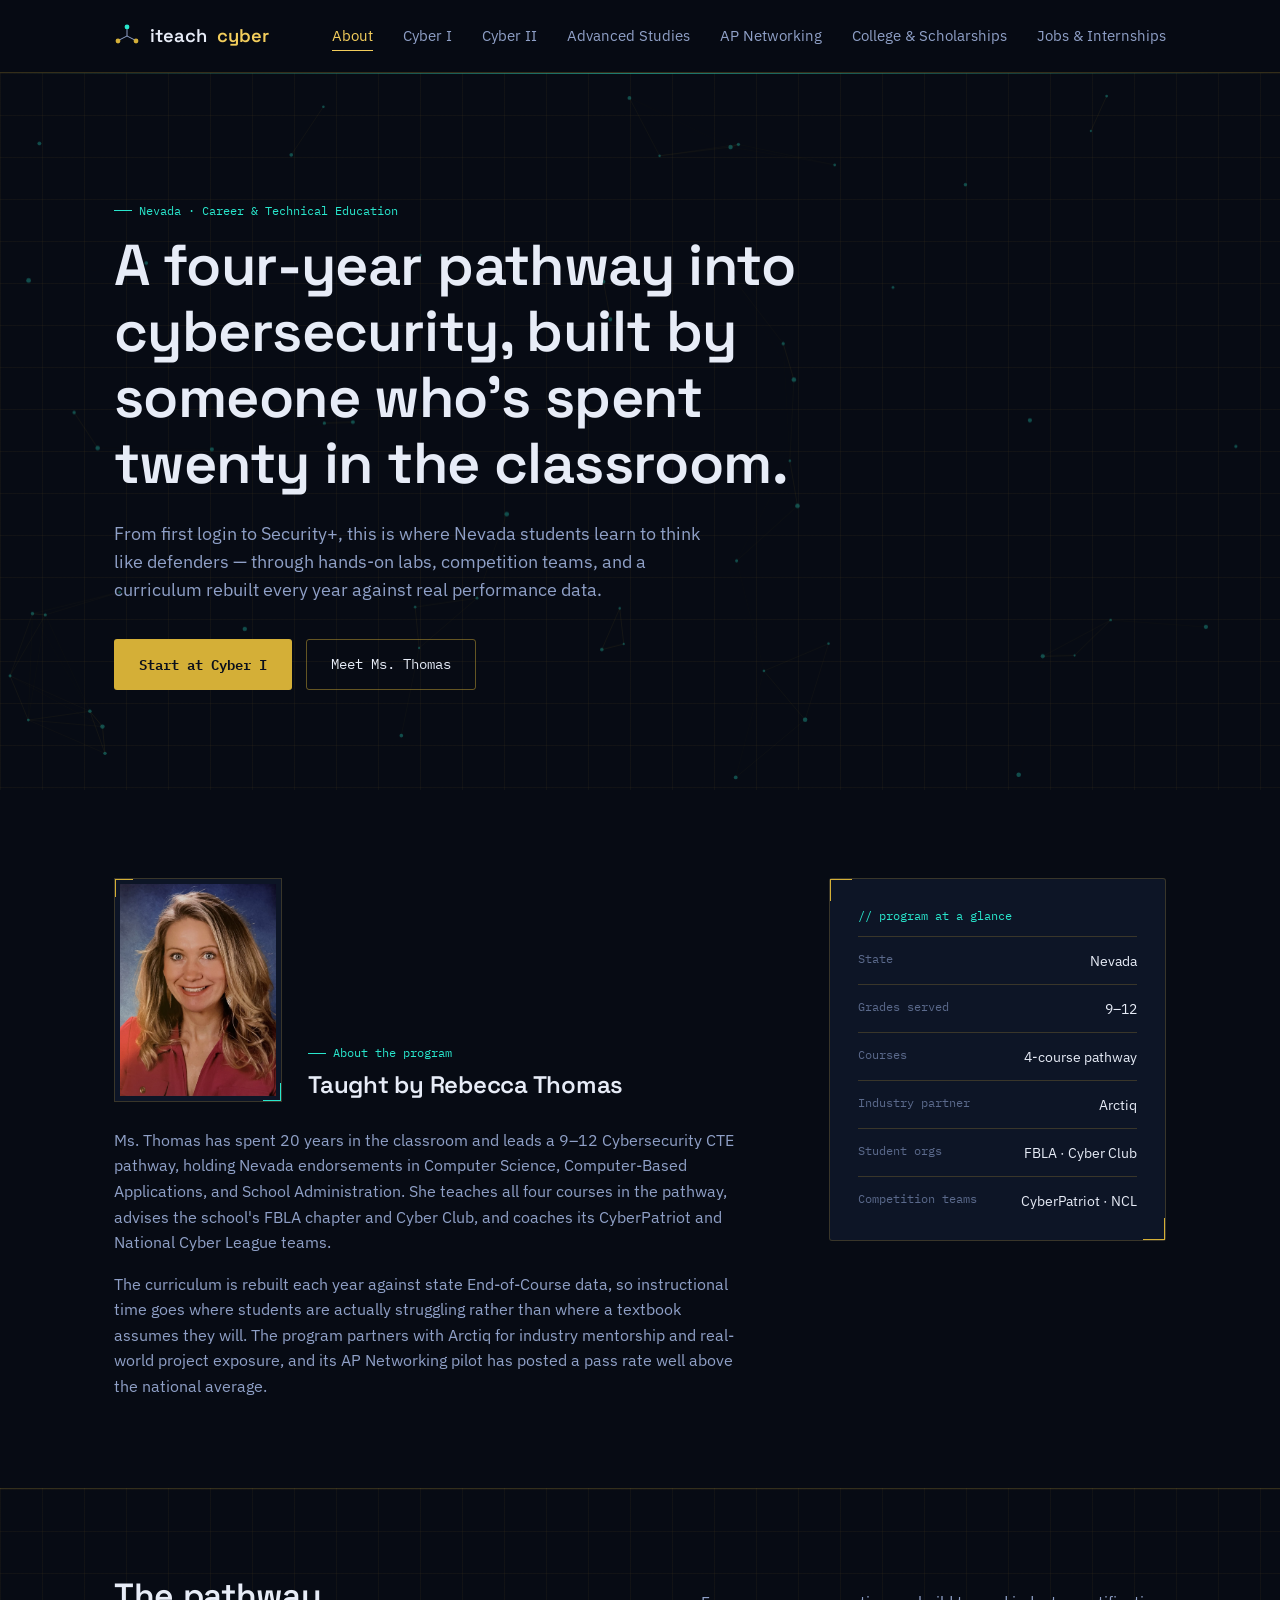
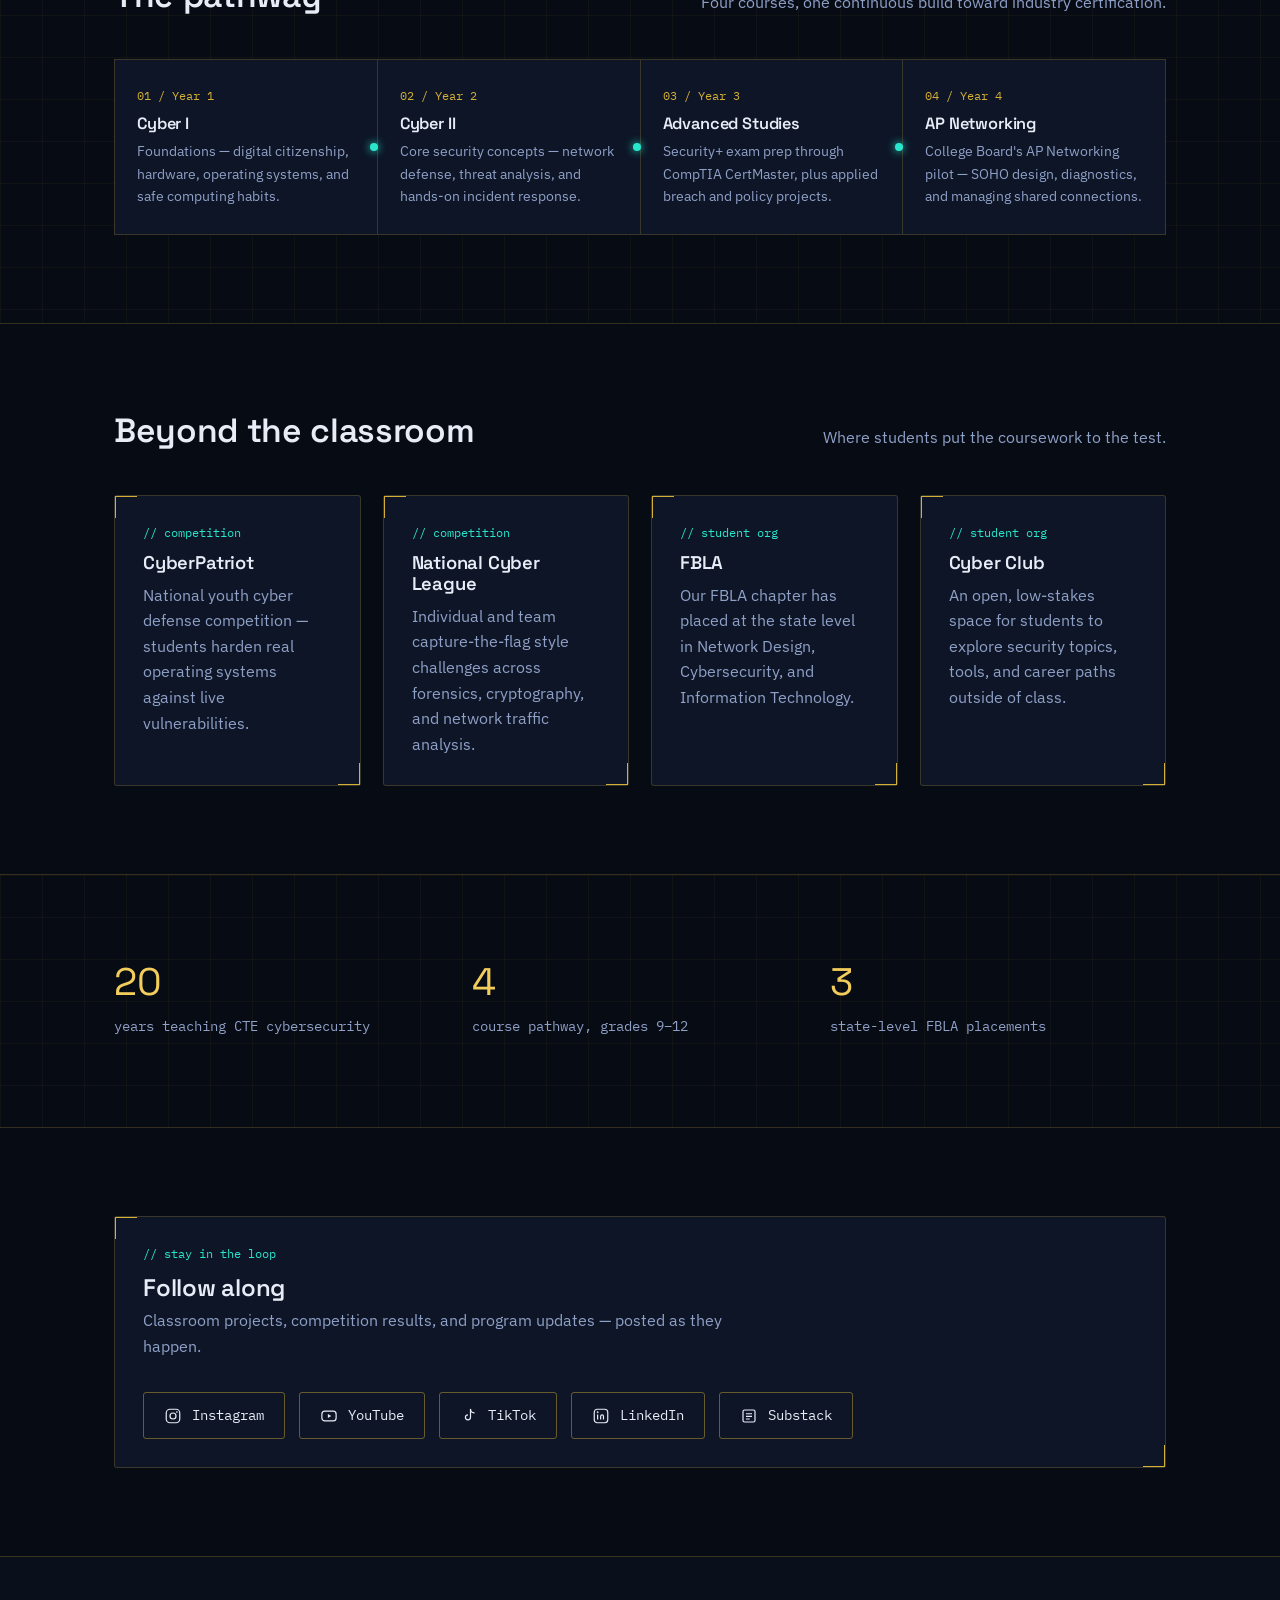
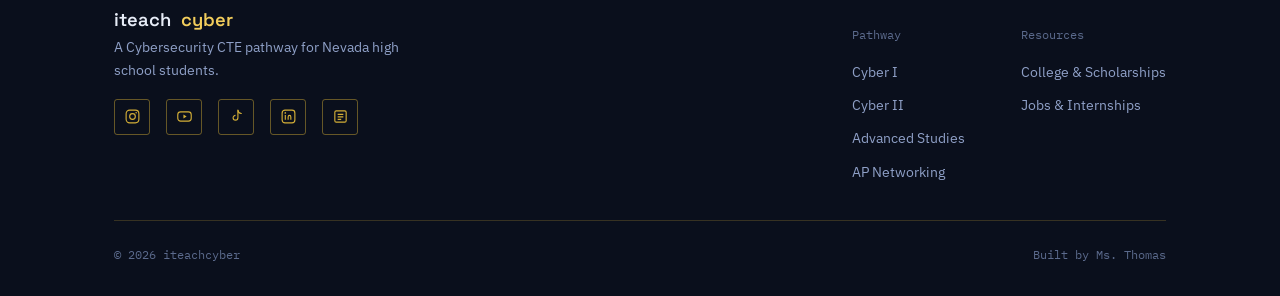
<file: index.html>
<!DOCTYPE html>
<html lang="en">
<head>
<meta charset="UTF-8">
<meta name="viewport" content="width=device-width, initial-scale=1.0">
<title>iteachcyber — Cybersecurity Pathway for Nevada Students</title>
<meta name="description" content="A Nevada Cybersecurity CTE pathway: Cyber I, Cyber II, Advanced Studies, AP Networking, and student resources.">
<link rel="preconnect" href="https://fonts.googleapis.com">
<link rel="preconnect" href="https://fonts.gstatic.com" crossorigin>
<link href="https://fonts.googleapis.com/css2?family=Space+Grotesk:wght@500;600;700&family=IBM+Plex+Sans:wght@400;500;600&family=IBM+Plex+Mono:wght@400;500&display=swap" rel="stylesheet">
<link rel="stylesheet" href="css/style.css">
</head>
<body>

<nav class="site-nav">
  <div class="wrap">
    <a href="index.html" class="brand">
      <svg class="brand-mark" viewBox="0 0 26 26" fill="none" xmlns="http://www.w3.org/2000/svg">
        <circle cx="13" cy="4" r="2.4" fill="#29E7CD"/>
        <circle cx="4" cy="18" r="2.4" fill="#D4AF37"/>
        <circle cx="22" cy="18" r="2.4" fill="#D4AF37"/>
        <path d="M13 6.4V13M13 13L5.6 16.8M13 13L20.4 16.8" stroke="#8FA0C7" stroke-width="1"/>
      </svg>
      iteach<span>cyber</span>
    </a>
    <button class="nav-toggle" aria-label="Toggle navigation" aria-expanded="false">
      <svg width="18" height="12" viewBox="0 0 18 12" fill="none"><path d="M0 1H18M0 6H18M0 11H18" stroke="currentColor"/></svg>
    </button>
    <ul class="nav-links">
      <li><a href="index.html" aria-current="page">About</a></li>
      <li><a href="cyber1.html">Cyber I</a></li>
      <li><a href="cyber2.html">Cyber II</a></li>
      <li><a href="cyber-as.html">Advanced Studies</a></li>
      <li><a href="ap-networking.html">AP Networking</a></li>
      <li><a href="college-scholarships.html">College &amp; Scholarships</a></li>
      <li><a href="jobs-internships.html">Jobs &amp; Internships</a></li>
    </ul>
  </div>
</nav>

<header class="hero grid-wash">
  <canvas id="net-canvas"></canvas>
  <div class="hero-scan"></div>
  <div class="wrap">
    <div class="hero-inner">
      <span class="eyebrow">Nevada · Career &amp; Technical Education</span>
      <h1>A four-year pathway into cybersecurity, built by someone who's spent twenty in the classroom.</h1>
      <p class="lede">From first login to Security+, this is where Nevada students learn to think like defenders — through hands-on labs, competition teams, and a curriculum rebuilt every year against real performance data.</p>
      <div class="btn-row">
        <a href="cyber1.html" class="btn btn-primary">Start at Cyber I</a>
        <a href="#about" class="btn btn-ghost">Meet Ms. Thomas</a>
      </div>
    </div>
  </div>
</header>

<section id="about">
  <div class="wrap">
    <div class="course-layout">
      <div>
        <div class="about-photo-row">
          <!-- swap this file any time: images/ms-thomas.jpg -->
          <figure class="photo-frame">
            <img src="images/ms-thomas.jpg" alt="Ms. Rebecca Thomas, Nevada Cybersecurity CTE teacher">
          </figure>
          <div class="heading-group">
            <span class="eyebrow">About the program</span>
            <h2>Taught by Rebecca Thomas</h2>
          </div>
        </div>
        <p>Ms. Thomas has spent 20 years in the classroom and leads a 9–12 Cybersecurity CTE pathway, holding Nevada endorsements in Computer Science, Computer-Based Applications, and School Administration. She teaches all four courses in the pathway, advises the school's FBLA chapter and Cyber Club, and coaches its CyberPatriot and National Cyber League teams.</p>
        <p>The curriculum is rebuilt each year against state End-of-Course data, so instructional time goes where students are actually struggling rather than where a textbook assumes they will. The program partners with Arctiq for industry mentorship and real-world project exposure, and its AP Networking pilot has posted a pass rate well above the national average.</p>
      </div>
      <div class="panel">
        <span class="tag">// program at a glance</span>
        <ul class="fact-list">
          <li><span class="k">State</span><span class="v">Nevada</span></li>
          <li><span class="k">Grades served</span><span class="v">9–12</span></li>
          <li><span class="k">Courses</span><span class="v">4-course pathway</span></li>
          <li><span class="k">Industry partner</span><span class="v">Arctiq</span></li>
          <li><span class="k">Student orgs</span><span class="v">FBLA · Cyber Club</span></li>
          <li><span class="k">Competition teams</span><span class="v">CyberPatriot · NCL</span></li>
        </ul>
      </div>
    </div>
  </div>
</section>

<section class="grid-wash">
  <div class="wrap">
    <div class="section-head">
      <h2>The pathway</h2>
      <p>Four courses, one continuous build toward industry certification.</p>
    </div>
    <div class="pathway">
      <div class="pathway-step">
        <span class="step-index">01 / Year 1</span>
        <h4>Cyber I</h4>
        <p>Foundations — digital citizenship, hardware, operating systems, and safe computing habits.</p>
      </div>
      <div class="pathway-step">
        <span class="step-index">02 / Year 2</span>
        <h4>Cyber II</h4>
        <p>Core security concepts — network defense, threat analysis, and hands-on incident response.</p>
      </div>
      <div class="pathway-step">
        <span class="step-index">03 / Year 3</span>
        <h4>Advanced Studies</h4>
        <p>Security+ exam prep through CompTIA CertMaster, plus applied breach and policy projects.</p>
      </div>
      <div class="pathway-step">
        <span class="step-index">04 / Year 4</span>
        <h4>AP Networking</h4>
        <p>College Board's AP Networking pilot — SOHO design, diagnostics, and managing shared connections.</p>
      </div>
    </div>
  </div>
</section>

<section>
  <div class="wrap">
    <div class="section-head">
      <h2>Beyond the classroom</h2>
      <p>Where students put the coursework to the test.</p>
    </div>
    <div class="grid grid-4">
      <div class="panel">
        <span class="tag">// competition</span>
        <h3>CyberPatriot</h3>
        <p>National youth cyber defense competition — students harden real operating systems against live vulnerabilities.</p>
      </div>
      <div class="panel">
        <span class="tag">// competition</span>
        <h3>National Cyber League</h3>
        <p>Individual and team capture-the-flag style challenges across forensics, cryptography, and network traffic analysis.</p>
      </div>
      <div class="panel">
        <span class="tag">// student org</span>
        <h3>FBLA</h3>
        <p>Our FBLA chapter has placed at the state level in Network Design, Cybersecurity, and Information Technology.</p>
      </div>
      <div class="panel">
        <span class="tag">// student org</span>
        <h3>Cyber Club</h3>
        <p>An open, low-stakes space for students to explore security topics, tools, and career paths outside of class.</p>
      </div>
    </div>
  </div>
</section>

<section class="grid-wash">
  <div class="wrap">
    <div class="grid grid-3">
      <div class="stat">
        <span class="num">20</span>
        <span class="label">years teaching CTE cybersecurity</span>
      </div>
      <div class="stat">
        <span class="num">4</span>
        <span class="label">course pathway, grades 9–12</span>
      </div>
      <div class="stat">
        <span class="num">3</span>
        <span class="label">state-level FBLA placements</span>
      </div>
    </div>
  </div>
</section>

<section>
  <div class="wrap">
    <div class="panel follow-panel">
      <div>
        <span class="tag">// stay in the loop</span>
        <h2>Follow along</h2>
        <p>Classroom projects, competition results, and program updates — posted as they happen.</p>
      </div>
      <div class="follow-links">
        <a class="follow-link" href="https://www.instagram.com/iteachcyber" target="_blank" rel="noopener">
          <svg viewBox="0 0 24 24" fill="none" stroke="currentColor" stroke-width="1.6"><rect x="3" y="3" width="18" height="18" rx="5"/><circle cx="12" cy="12" r="4"/><circle cx="17.2" cy="6.8" r="1.1" fill="currentColor" stroke="none"/></svg>
          Instagram
        </a>
        <a class="follow-link" href="https://www.youtube.com/@iteachcyber" target="_blank" rel="noopener">
          <svg viewBox="0 0 24 24" fill="none" stroke="currentColor" stroke-width="1.6"><rect x="2.5" y="5.5" width="19" height="13" rx="4"/><path d="M10.5 9.3L15 12l-4.5 2.7z" fill="currentColor" stroke="none"/></svg>
          YouTube
        </a>
        <a class="follow-link" href="https://www.tiktok.com/@iteachcyb3r" target="_blank" rel="noopener">
          <svg viewBox="0 0 24 24" fill="none" stroke="currentColor" stroke-width="1.6"><path d="M14 3v10.8a3.4 3.4 0 1 1-3.4-3.4"/><path d="M14 3c0.2 2.6 2.2 4.6 4.8 4.8" stroke-linecap="round"/></svg>
          TikTok
        </a>
        <a class="follow-link" href="https://www.linkedin.com/in/rebecca-thomas-67156b424/" target="_blank" rel="noopener">
          <svg viewBox="0 0 24 24" fill="none" stroke="currentColor" stroke-width="1.6"><rect x="3" y="3" width="18" height="18" rx="4"/><line x1="7.5" y1="10" x2="7.5" y2="16.5"/><circle cx="7.5" cy="7" r="0.4" fill="currentColor"/><path d="M11.5 16.5V12.7c0-1.4 0.9-2.2 2-2.2s1.8 0.7 1.8 2.2v3.8" /></svg>
          LinkedIn
        </a>
        <a class="follow-link" href="https://substack.com/@iteachcyber" target="_blank" rel="noopener">
          <svg viewBox="0 0 24 24" fill="none" stroke="currentColor" stroke-width="1.6"><rect x="4" y="4" width="16" height="16" rx="2"/><path d="M8 9h8M8 12.5h8M8 16h5"/></svg>
          Substack
        </a>
      </div>
    </div>
  </div>
</section>

<footer class="site-footer">
  <div class="wrap">
    <div class="footer-top">
      <div class="footer-brand">
        <a href="index.html" class="brand">iteach<span>cyber</span></a>
        <p>A Cybersecurity CTE pathway for Nevada high school students.</p>
        <div class="social-links">
          <a href="https://www.instagram.com/iteachcyber" target="_blank" rel="noopener" aria-label="Instagram">
            <svg viewBox="0 0 24 24" fill="none" stroke="currentColor" stroke-width="1.6"><rect x="3" y="3" width="18" height="18" rx="5"/><circle cx="12" cy="12" r="4"/><circle cx="17.2" cy="6.8" r="1.1" fill="currentColor" stroke="none"/></svg>
          </a>
          <a href="https://www.youtube.com/@iteachcyber" target="_blank" rel="noopener" aria-label="YouTube">
            <svg viewBox="0 0 24 24" fill="none" stroke="currentColor" stroke-width="1.6"><rect x="2.5" y="5.5" width="19" height="13" rx="4"/><path d="M10.5 9.3L15 12l-4.5 2.7z" fill="currentColor" stroke="none"/></svg>
          </a>
          <a href="https://www.tiktok.com/@iteachcyb3r" target="_blank" rel="noopener" aria-label="TikTok">
            <svg viewBox="0 0 24 24" fill="none" stroke="currentColor" stroke-width="1.6"><path d="M14 3v10.8a3.4 3.4 0 1 1-3.4-3.4"/><path d="M14 3c0.2 2.6 2.2 4.6 4.8 4.8" stroke-linecap="round"/></svg>
          </a>
          <a href="https://www.linkedin.com/in/rebecca-thomas-67156b424/" target="_blank" rel="noopener" aria-label="LinkedIn">
            <svg viewBox="0 0 24 24" fill="none" stroke="currentColor" stroke-width="1.6"><rect x="3" y="3" width="18" height="18" rx="4"/><line x1="7.5" y1="10" x2="7.5" y2="16.5"/><circle cx="7.5" cy="7" r="0.4" fill="currentColor"/><path d="M11.5 16.5V12.7c0-1.4 0.9-2.2 2-2.2s1.8 0.7 1.8 2.2v3.8" /></svg>
          </a>
          <a href="https://substack.com/@iteachcyber" target="_blank" rel="noopener" aria-label="Substack">
            <svg viewBox="0 0 24 24" fill="none" stroke="currentColor" stroke-width="1.6"><rect x="4" y="4" width="16" height="16" rx="2"/><path d="M8 9h8M8 12.5h8M8 16h5"/></svg>
          </a>
        </div>
      </div>
      <div class="footer-cols">
        <div class="footer-col">
          <h5>Pathway</h5>
          <a href="cyber1.html">Cyber I</a>
          <a href="cyber2.html">Cyber II</a>
          <a href="cyber-as.html">Advanced Studies</a>
          <a href="ap-networking.html">AP Networking</a>
        </div>
        <div class="footer-col">
          <h5>Resources</h5>
          <a href="college-scholarships.html">College &amp; Scholarships</a>
          <a href="jobs-internships.html">Jobs &amp; Internships</a>
        </div>
      </div>
    </div>
    <div class="footer-bottom">
      <span>© 2026 iteachcyber</span>
      <span>Built by Ms. Thomas</span>
    </div>
  </div>
</footer>

<script src="js/main.js"></script>
</body>
</html>
</file>
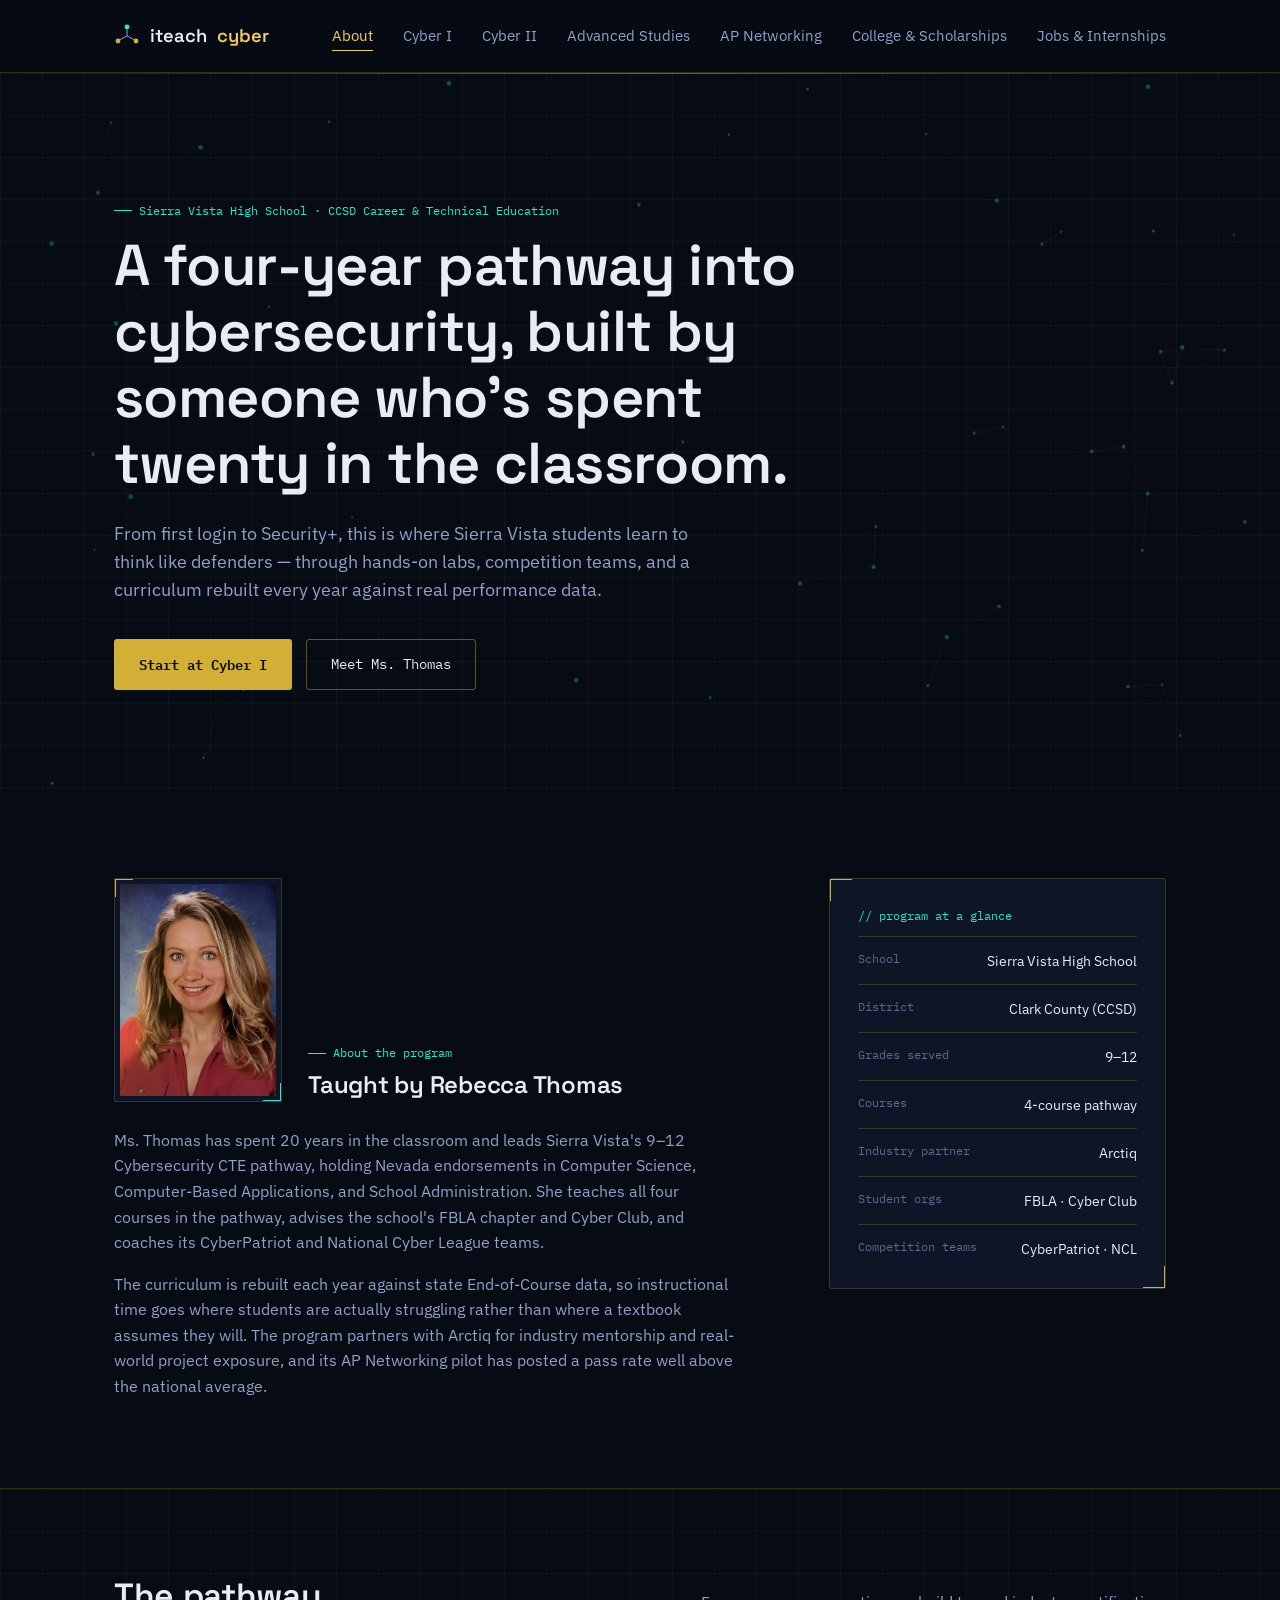
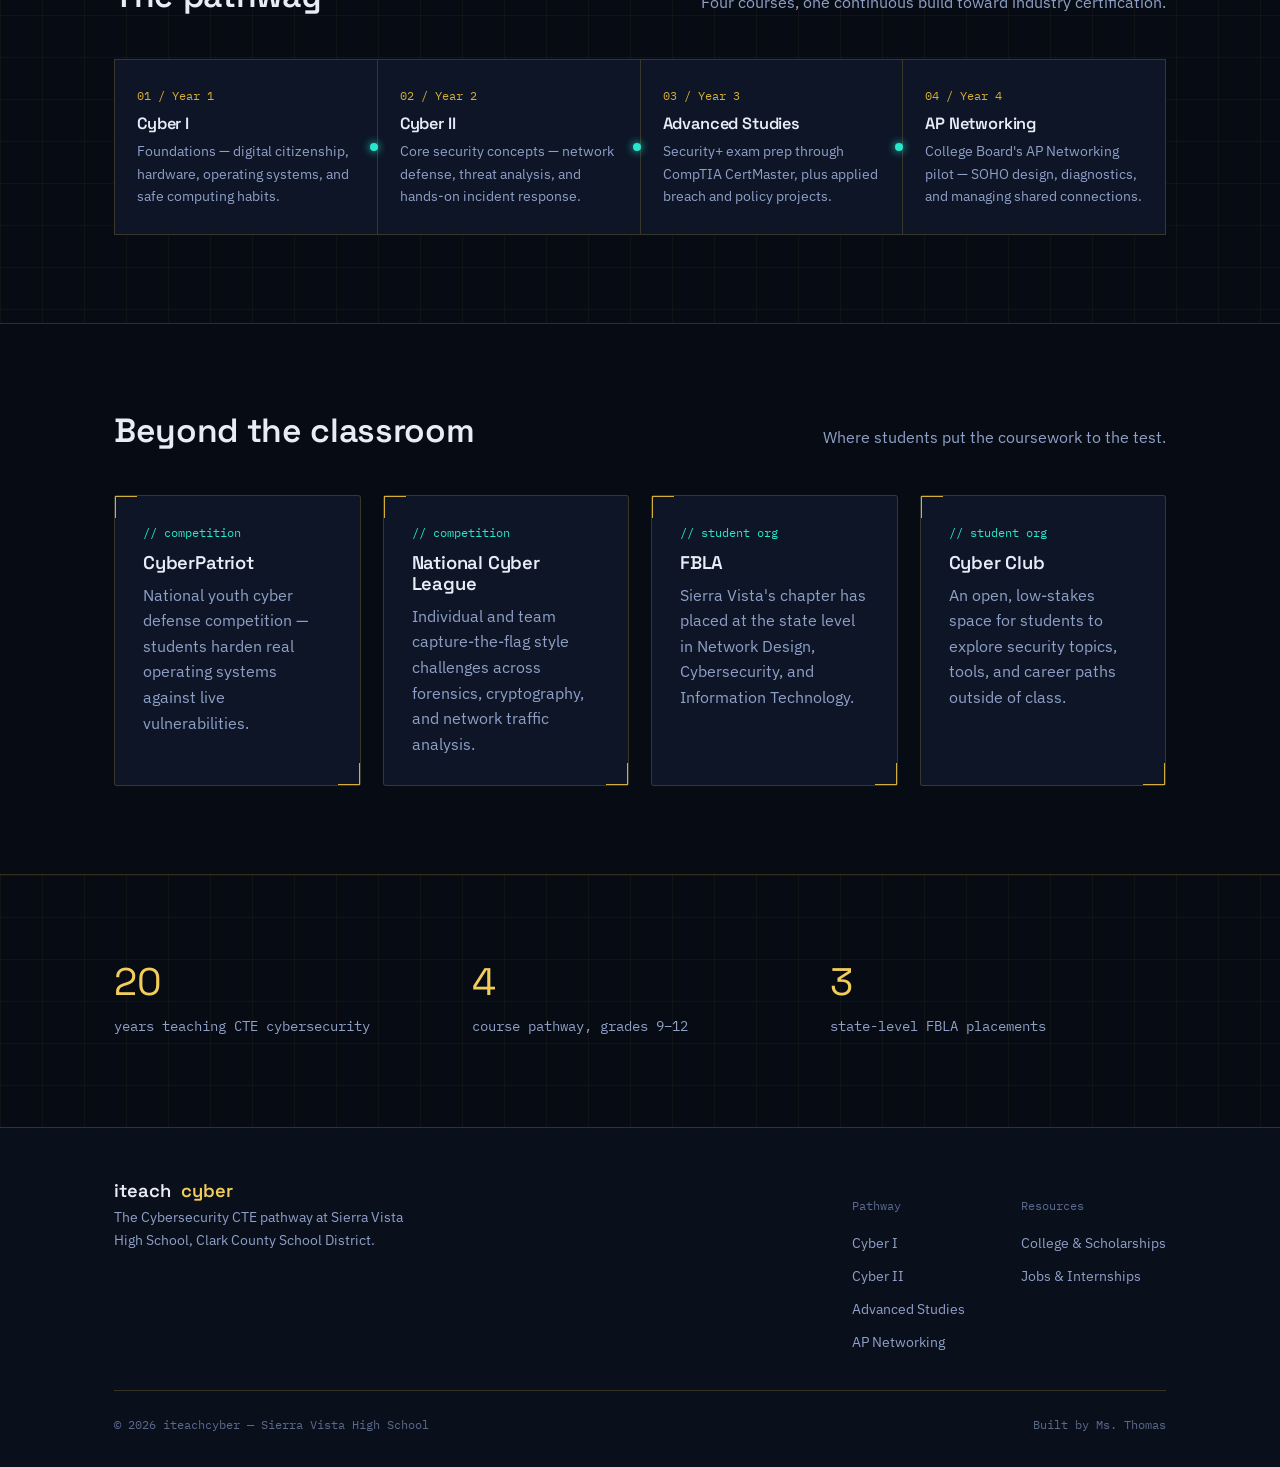
<file: iteachcyber/index.html>
<!DOCTYPE html>
<html lang="en">
<head>
<meta charset="UTF-8">
<meta name="viewport" content="width=device-width, initial-scale=1.0">
<title>iteachcyber — Cybersecurity Pathway, Sierra Vista High School</title>
<meta name="description" content="Home of the Sierra Vista High School Cybersecurity CTE pathway: Cyber I, Cyber II, Advanced Studies, AP Networking, and student resources.">
<link rel="preconnect" href="https://fonts.googleapis.com">
<link rel="preconnect" href="https://fonts.gstatic.com" crossorigin>
<link href="https://fonts.googleapis.com/css2?family=Space+Grotesk:wght@500;600;700&family=IBM+Plex+Sans:wght@400;500;600&family=IBM+Plex+Mono:wght@400;500&display=swap" rel="stylesheet">
<link rel="stylesheet" href="css/style.css">
</head>
<body>

<nav class="site-nav">
  <div class="wrap">
    <a href="index.html" class="brand">
      <svg class="brand-mark" viewBox="0 0 26 26" fill="none" xmlns="http://www.w3.org/2000/svg">
        <circle cx="13" cy="4" r="2.4" fill="#29E7CD"/>
        <circle cx="4" cy="18" r="2.4" fill="#D4AF37"/>
        <circle cx="22" cy="18" r="2.4" fill="#D4AF37"/>
        <path d="M13 6.4V13M13 13L5.6 16.8M13 13L20.4 16.8" stroke="#8FA0C7" stroke-width="1"/>
      </svg>
      iteach<span>cyber</span>
    </a>
    <button class="nav-toggle" aria-label="Toggle navigation" aria-expanded="false">
      <svg width="18" height="12" viewBox="0 0 18 12" fill="none"><path d="M0 1H18M0 6H18M0 11H18" stroke="currentColor"/></svg>
    </button>
    <ul class="nav-links">
      <li><a href="index.html" aria-current="page">About</a></li>
      <li><a href="cyber1.html">Cyber I</a></li>
      <li><a href="cyber2.html">Cyber II</a></li>
      <li><a href="cyber-as.html">Advanced Studies</a></li>
      <li><a href="ap-networking.html">AP Networking</a></li>
      <li><a href="college-scholarships.html">College &amp; Scholarships</a></li>
      <li><a href="jobs-internships.html">Jobs &amp; Internships</a></li>
    </ul>
  </div>
</nav>

<header class="hero grid-wash">
  <canvas id="net-canvas"></canvas>
  <div class="hero-scan"></div>
  <div class="wrap">
    <div class="hero-inner">
      <span class="eyebrow">Sierra Vista High School · CCSD Career &amp; Technical Education</span>
      <h1>A four-year pathway into cybersecurity, built by someone who's spent twenty in the classroom.</h1>
      <p class="lede">From first login to Security+, this is where Sierra Vista students learn to think like defenders — through hands-on labs, competition teams, and a curriculum rebuilt every year against real performance data.</p>
      <div class="btn-row">
        <a href="cyber1.html" class="btn btn-primary">Start at Cyber I</a>
        <a href="#about" class="btn btn-ghost">Meet Ms. Thomas</a>
      </div>
    </div>
  </div>
</header>

<section id="about">
  <div class="wrap">
    <div class="course-layout">
      <div>
        <div class="about-photo-row">
          <!-- swap this file any time: images/ms-thomas.jpg -->
          <figure class="photo-frame">
            <img src="images/ms-thomas.jpg" alt="Ms. Rebecca Thomas, Cybersecurity CTE teacher at Sierra Vista High School">
          </figure>
          <div class="heading-group">
            <span class="eyebrow">About the program</span>
            <h2>Taught by Rebecca Thomas</h2>
          </div>
        </div>
        <p>Ms. Thomas has spent 20 years in the classroom and leads Sierra Vista's 9–12 Cybersecurity CTE pathway, holding Nevada endorsements in Computer Science, Computer-Based Applications, and School Administration. She teaches all four courses in the pathway, advises the school's FBLA chapter and Cyber Club, and coaches its CyberPatriot and National Cyber League teams.</p>
        <p>The curriculum is rebuilt each year against state End-of-Course data, so instructional time goes where students are actually struggling rather than where a textbook assumes they will. The program partners with Arctiq for industry mentorship and real-world project exposure, and its AP Networking pilot has posted a pass rate well above the national average.</p>
      </div>
      <div class="panel">
        <span class="tag">// program at a glance</span>
        <ul class="fact-list">
          <li><span class="k">School</span><span class="v">Sierra Vista High School</span></li>
          <li><span class="k">District</span><span class="v">Clark County (CCSD)</span></li>
          <li><span class="k">Grades served</span><span class="v">9–12</span></li>
          <li><span class="k">Courses</span><span class="v">4-course pathway</span></li>
          <li><span class="k">Industry partner</span><span class="v">Arctiq</span></li>
          <li><span class="k">Student orgs</span><span class="v">FBLA · Cyber Club</span></li>
          <li><span class="k">Competition teams</span><span class="v">CyberPatriot · NCL</span></li>
        </ul>
      </div>
    </div>
  </div>
</section>

<section class="grid-wash">
  <div class="wrap">
    <div class="section-head">
      <h2>The pathway</h2>
      <p>Four courses, one continuous build toward industry certification.</p>
    </div>
    <div class="pathway">
      <div class="pathway-step">
        <span class="step-index">01 / Year 1</span>
        <h4>Cyber I</h4>
        <p>Foundations — digital citizenship, hardware, operating systems, and safe computing habits.</p>
      </div>
      <div class="pathway-step">
        <span class="step-index">02 / Year 2</span>
        <h4>Cyber II</h4>
        <p>Core security concepts — network defense, threat analysis, and hands-on incident response.</p>
      </div>
      <div class="pathway-step">
        <span class="step-index">03 / Year 3</span>
        <h4>Advanced Studies</h4>
        <p>Security+ exam prep through CompTIA CertMaster, plus applied breach and policy projects.</p>
      </div>
      <div class="pathway-step">
        <span class="step-index">04 / Year 4</span>
        <h4>AP Networking</h4>
        <p>College Board's AP Networking pilot — SOHO design, diagnostics, and managing shared connections.</p>
      </div>
    </div>
  </div>
</section>

<section>
  <div class="wrap">
    <div class="section-head">
      <h2>Beyond the classroom</h2>
      <p>Where students put the coursework to the test.</p>
    </div>
    <div class="grid grid-4">
      <div class="panel">
        <span class="tag">// competition</span>
        <h3>CyberPatriot</h3>
        <p>National youth cyber defense competition — students harden real operating systems against live vulnerabilities.</p>
      </div>
      <div class="panel">
        <span class="tag">// competition</span>
        <h3>National Cyber League</h3>
        <p>Individual and team capture-the-flag style challenges across forensics, cryptography, and network traffic analysis.</p>
      </div>
      <div class="panel">
        <span class="tag">// student org</span>
        <h3>FBLA</h3>
        <p>Sierra Vista's chapter has placed at the state level in Network Design, Cybersecurity, and Information Technology.</p>
      </div>
      <div class="panel">
        <span class="tag">// student org</span>
        <h3>Cyber Club</h3>
        <p>An open, low-stakes space for students to explore security topics, tools, and career paths outside of class.</p>
      </div>
    </div>
  </div>
</section>

<section class="grid-wash">
  <div class="wrap">
    <div class="grid grid-3">
      <div class="stat">
        <span class="num">20</span>
        <span class="label">years teaching CTE cybersecurity</span>
      </div>
      <div class="stat">
        <span class="num">4</span>
        <span class="label">course pathway, grades 9–12</span>
      </div>
      <div class="stat">
        <span class="num">3</span>
        <span class="label">state-level FBLA placements</span>
      </div>
    </div>
  </div>
</section>

<footer class="site-footer">
  <div class="wrap">
    <div class="footer-top">
      <div class="footer-brand">
        <a href="index.html" class="brand">iteach<span>cyber</span></a>
        <p>The Cybersecurity CTE pathway at Sierra Vista High School, Clark County School District.</p>
      </div>
      <div class="footer-cols">
        <div class="footer-col">
          <h5>Pathway</h5>
          <a href="cyber1.html">Cyber I</a>
          <a href="cyber2.html">Cyber II</a>
          <a href="cyber-as.html">Advanced Studies</a>
          <a href="ap-networking.html">AP Networking</a>
        </div>
        <div class="footer-col">
          <h5>Resources</h5>
          <a href="college-scholarships.html">College &amp; Scholarships</a>
          <a href="jobs-internships.html">Jobs &amp; Internships</a>
        </div>
      </div>
    </div>
    <div class="footer-bottom">
      <span>© 2026 iteachcyber — Sierra Vista High School</span>
      <span>Built by Ms. Thomas</span>
    </div>
  </div>
</footer>

<script src="js/main.js"></script>
</body>
</html>
</file>
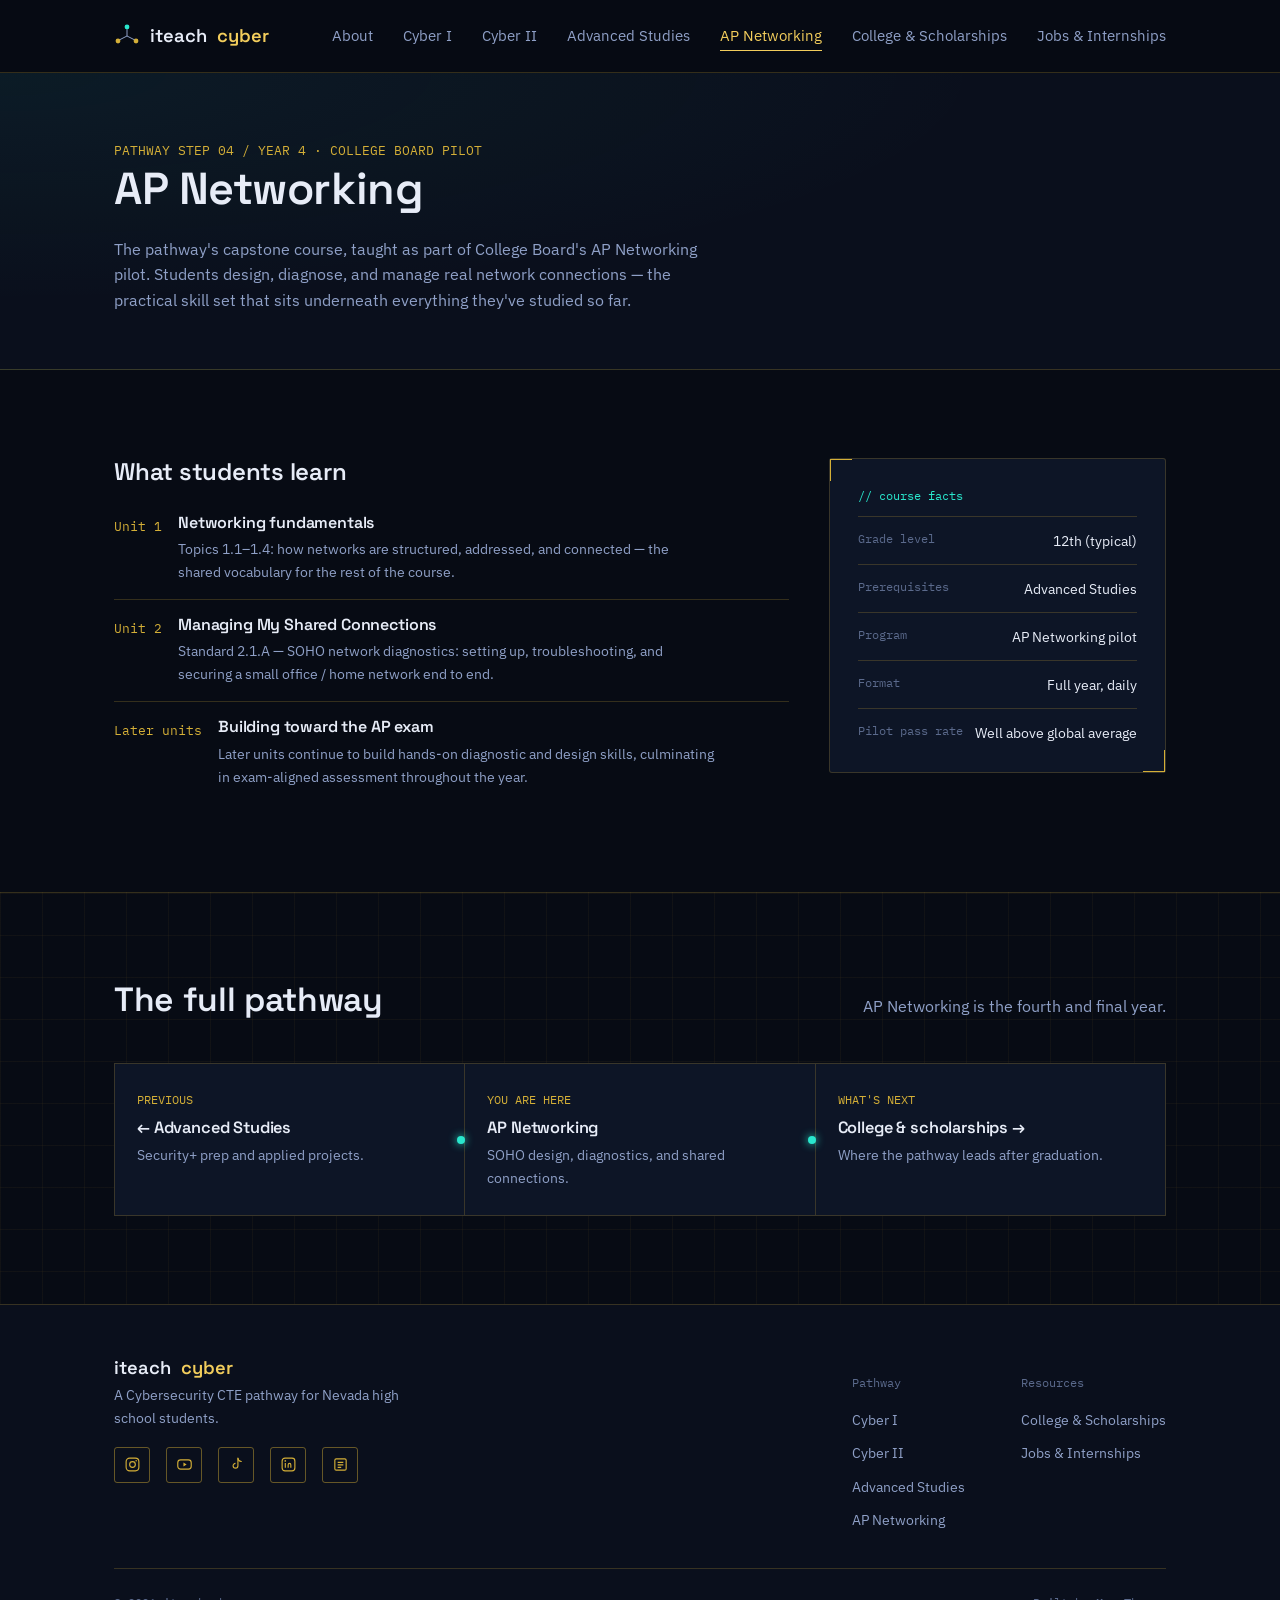
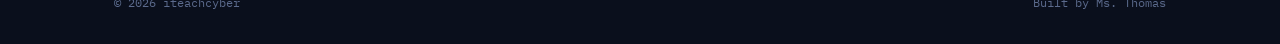
<file: ap-networking.html>
<!DOCTYPE html>
<html lang="en">
<head>
<meta charset="UTF-8">
<meta name="viewport" content="width=device-width, initial-scale=1.0">
<title>AP Networking — iteachcyber</title>
<meta name="description" content="AP Networking: College Board's AP Networking pilot course for Nevada students.">
<link rel="preconnect" href="https://fonts.googleapis.com">
<link rel="preconnect" href="https://fonts.gstatic.com" crossorigin>
<link href="https://fonts.googleapis.com/css2?family=Space+Grotesk:wght@500;600;700&family=IBM+Plex+Sans:wght@400;500;600&family=IBM+Plex+Mono:wght@400;500&display=swap" rel="stylesheet">
<link rel="stylesheet" href="css/style.css">
</head>
<body>

<nav class="site-nav">
  <div class="wrap">
    <a href="index.html" class="brand">
      <svg class="brand-mark" viewBox="0 0 26 26" fill="none" xmlns="http://www.w3.org/2000/svg">
        <circle cx="13" cy="4" r="2.4" fill="#29E7CD"/>
        <circle cx="4" cy="18" r="2.4" fill="#D4AF37"/>
        <circle cx="22" cy="18" r="2.4" fill="#D4AF37"/>
        <path d="M13 6.4V13M13 13L5.6 16.8M13 13L20.4 16.8" stroke="#8FA0C7" stroke-width="1"/>
      </svg>
      iteach<span>cyber</span>
    </a>
    <button class="nav-toggle" aria-label="Toggle navigation" aria-expanded="false">
      <svg width="18" height="12" viewBox="0 0 18 12" fill="none"><path d="M0 1H18M0 6H18M0 11H18" stroke="currentColor"/></svg>
    </button>
    <ul class="nav-links">
      <li><a href="index.html">About</a></li>
      <li><a href="cyber1.html">Cyber I</a></li>
      <li><a href="cyber2.html">Cyber II</a></li>
      <li><a href="cyber-as.html">Advanced Studies</a></li>
      <li><a href="ap-networking.html" aria-current="page">AP Networking</a></li>
      <li><a href="college-scholarships.html">College &amp; Scholarships</a></li>
      <li><a href="jobs-internships.html">Jobs &amp; Internships</a></li>
    </ul>
  </div>
</nav>

<header class="page-header">
  <div class="wrap">
    <span class="page-kicker">PATHWAY STEP 04 / YEAR 4 · COLLEGE BOARD PILOT</span>
    <h1>AP Networking</h1>
    <p class="lede">The pathway's capstone course, taught as part of College Board's AP Networking pilot. Students design, diagnose, and manage real network connections — the practical skill set that sits underneath everything they've studied so far.</p>
  </div>
</header>

<section>
  <div class="wrap">
    <div class="course-layout">
      <div>
        <h2>What students learn</h2>
        <ul class="unit-list">
          <li>
            <span class="u-index">Unit 1</span>
            <div>
              <h4>Networking fundamentals</h4>
              <p>Topics 1.1–1.4: how networks are structured, addressed, and connected — the shared vocabulary for the rest of the course.</p>
            </div>
          </li>
          <li>
            <span class="u-index">Unit 2</span>
            <div>
              <h4>Managing My Shared Connections</h4>
              <p>Standard 2.1.A — SOHO network diagnostics: setting up, troubleshooting, and securing a small office / home network end to end.</p>
            </div>
          </li>
          <li>
            <span class="u-index">Later units</span>
            <div>
              <h4>Building toward the AP exam</h4>
              <p>Later units continue to build hands-on diagnostic and design skills, culminating in exam-aligned assessment throughout the year.</p>
            </div>
          </li>
        </ul>
      </div>
      <div class="panel">
        <span class="tag">// course facts</span>
        <ul class="fact-list">
          <li><span class="k">Grade level</span><span class="v">12th (typical)</span></li>
          <li><span class="k">Prerequisites</span><span class="v">Advanced Studies</span></li>
          <li><span class="k">Program</span><span class="v">AP Networking pilot</span></li>
          <li><span class="k">Format</span><span class="v">Full year, daily</span></li>
          <li><span class="k">Pilot pass rate</span><span class="v">Well above global average</span></li>
        </ul>
      </div>
    </div>
  </div>
</section>

<section class="grid-wash">
  <div class="wrap">
    <div class="section-head">
      <h2>The full pathway</h2>
      <p>AP Networking is the fourth and final year.</p>
    </div>
    <div class="pathway">
      <div class="pathway-step">
        <span class="step-index">PREVIOUS</span>
        <h4><a href="cyber-as.html">← Advanced Studies</a></h4>
        <p>Security+ prep and applied projects.</p>
      </div>
      <div class="pathway-step">
        <span class="step-index">YOU ARE HERE</span>
        <h4>AP Networking</h4>
        <p>SOHO design, diagnostics, and shared connections.</p>
      </div>
      <div class="pathway-step">
        <span class="step-index">WHAT'S NEXT</span>
        <h4><a href="college-scholarships.html">College &amp; scholarships →</a></h4>
        <p>Where the pathway leads after graduation.</p>
      </div>
    </div>
  </div>
</section>

<footer class="site-footer">
  <div class="wrap">
    <div class="footer-top">
      <div class="footer-brand">
        <a href="index.html" class="brand">iteach<span>cyber</span></a>
        <p>A Cybersecurity CTE pathway for Nevada high school students.</p>
        <div class="social-links">
          <a href="https://www.instagram.com/iteachcyber" target="_blank" rel="noopener" aria-label="Instagram">
            <svg viewBox="0 0 24 24" fill="none" stroke="currentColor" stroke-width="1.6"><rect x="3" y="3" width="18" height="18" rx="5"/><circle cx="12" cy="12" r="4"/><circle cx="17.2" cy="6.8" r="1.1" fill="currentColor" stroke="none"/></svg>
          </a>
          <a href="https://www.youtube.com/@iteachcyber" target="_blank" rel="noopener" aria-label="YouTube">
            <svg viewBox="0 0 24 24" fill="none" stroke="currentColor" stroke-width="1.6"><rect x="2.5" y="5.5" width="19" height="13" rx="4"/><path d="M10.5 9.3L15 12l-4.5 2.7z" fill="currentColor" stroke="none"/></svg>
          </a>
          <a href="https://www.tiktok.com/@iteachcyb3r" target="_blank" rel="noopener" aria-label="TikTok">
            <svg viewBox="0 0 24 24" fill="none" stroke="currentColor" stroke-width="1.6"><path d="M14 3v10.8a3.4 3.4 0 1 1-3.4-3.4"/><path d="M14 3c0.2 2.6 2.2 4.6 4.8 4.8" stroke-linecap="round"/></svg>
          </a>
          <a href="https://www.linkedin.com/in/rebecca-thomas-67156b424/" target="_blank" rel="noopener" aria-label="LinkedIn">
            <svg viewBox="0 0 24 24" fill="none" stroke="currentColor" stroke-width="1.6"><rect x="3" y="3" width="18" height="18" rx="4"/><line x1="7.5" y1="10" x2="7.5" y2="16.5"/><circle cx="7.5" cy="7" r="0.4" fill="currentColor"/><path d="M11.5 16.5V12.7c0-1.4 0.9-2.2 2-2.2s1.8 0.7 1.8 2.2v3.8" /></svg>
          </a>
          <a href="https://substack.com/@iteachcyber" target="_blank" rel="noopener" aria-label="Substack">
            <svg viewBox="0 0 24 24" fill="none" stroke="currentColor" stroke-width="1.6"><rect x="4" y="4" width="16" height="16" rx="2"/><path d="M8 9h8M8 12.5h8M8 16h5"/></svg>
          </a>
        </div>
      </div>
      <div class="footer-cols">
        <div class="footer-col">
          <h5>Pathway</h5>
          <a href="cyber1.html">Cyber I</a>
          <a href="cyber2.html">Cyber II</a>
          <a href="cyber-as.html">Advanced Studies</a>
          <a href="ap-networking.html">AP Networking</a>
        </div>
        <div class="footer-col">
          <h5>Resources</h5>
          <a href="college-scholarships.html">College &amp; Scholarships</a>
          <a href="jobs-internships.html">Jobs &amp; Internships</a>
        </div>
      </div>
    </div>
    <div class="footer-bottom">
      <span>© 2026 iteachcyber</span>
      <span>Built by Ms. Thomas</span>
    </div>
  </div>
</footer>

<script src="js/main.js"></script>
</body>
</html>
</file>
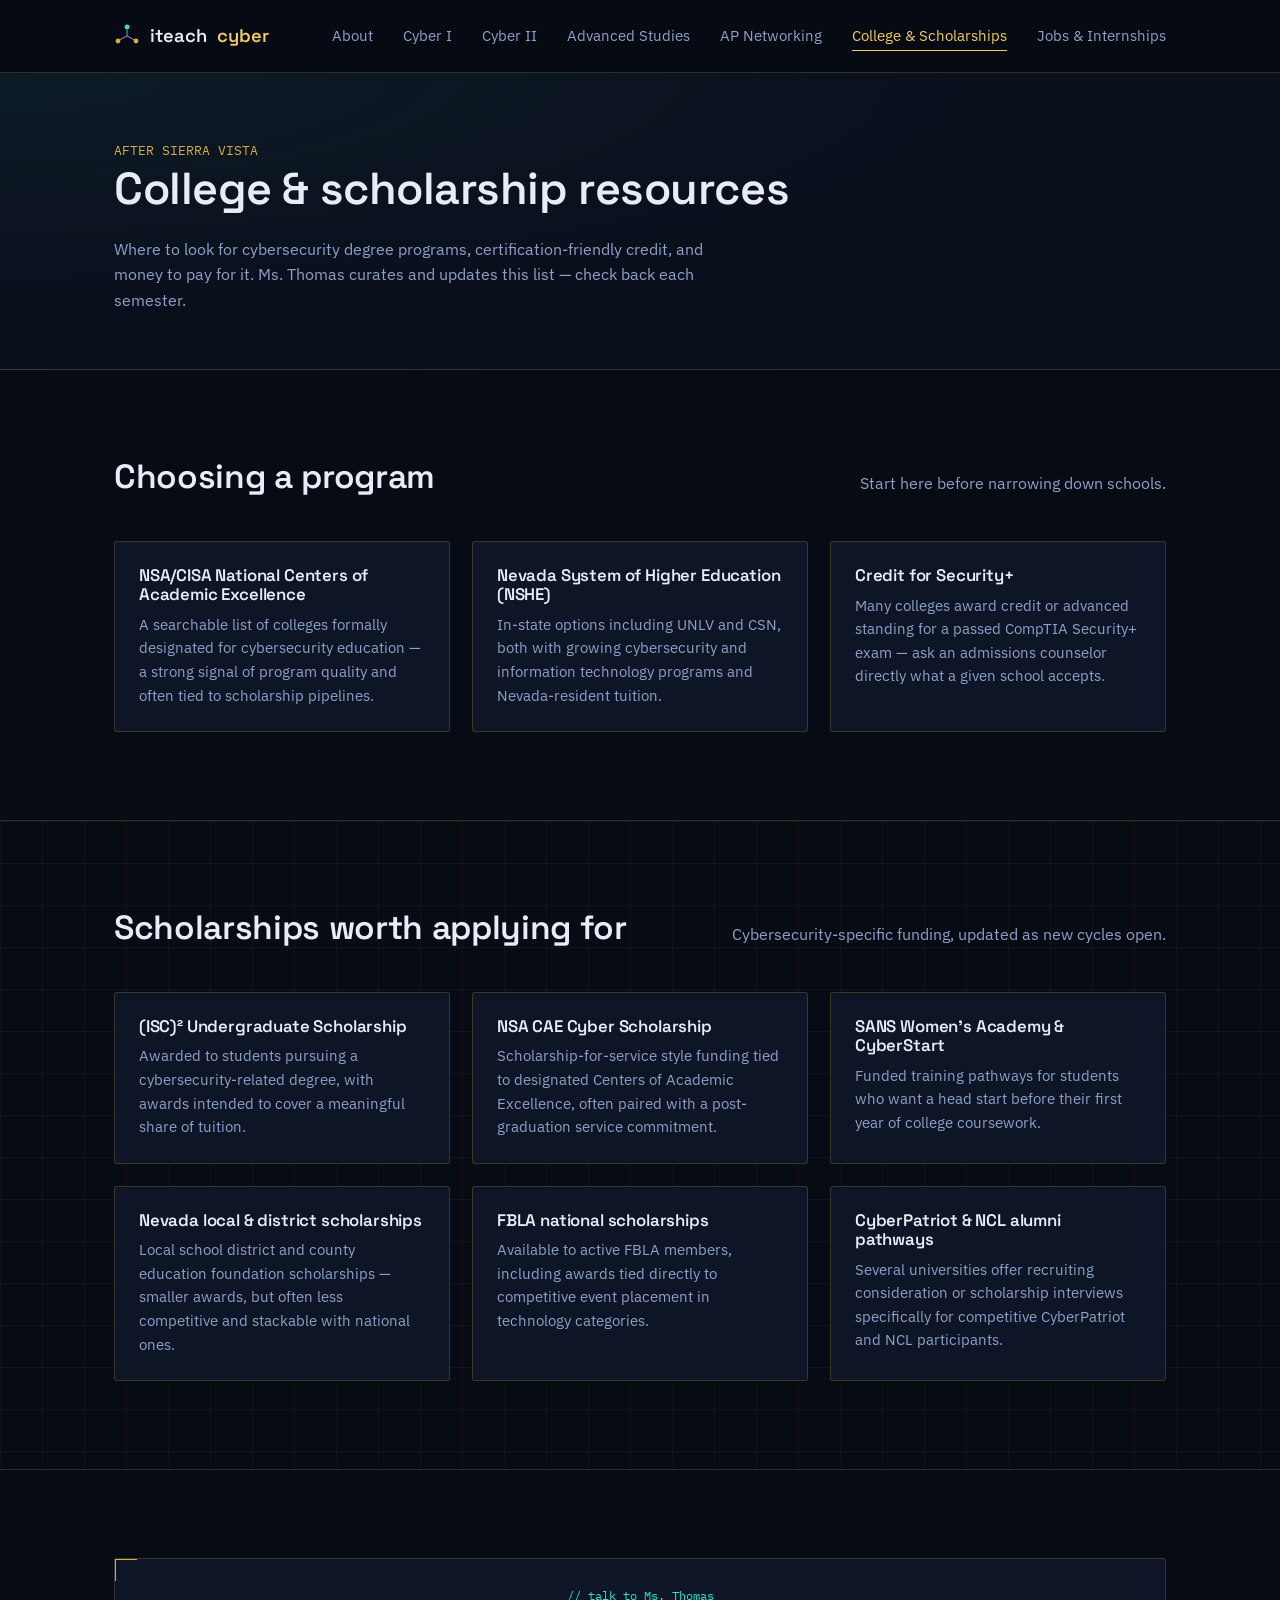
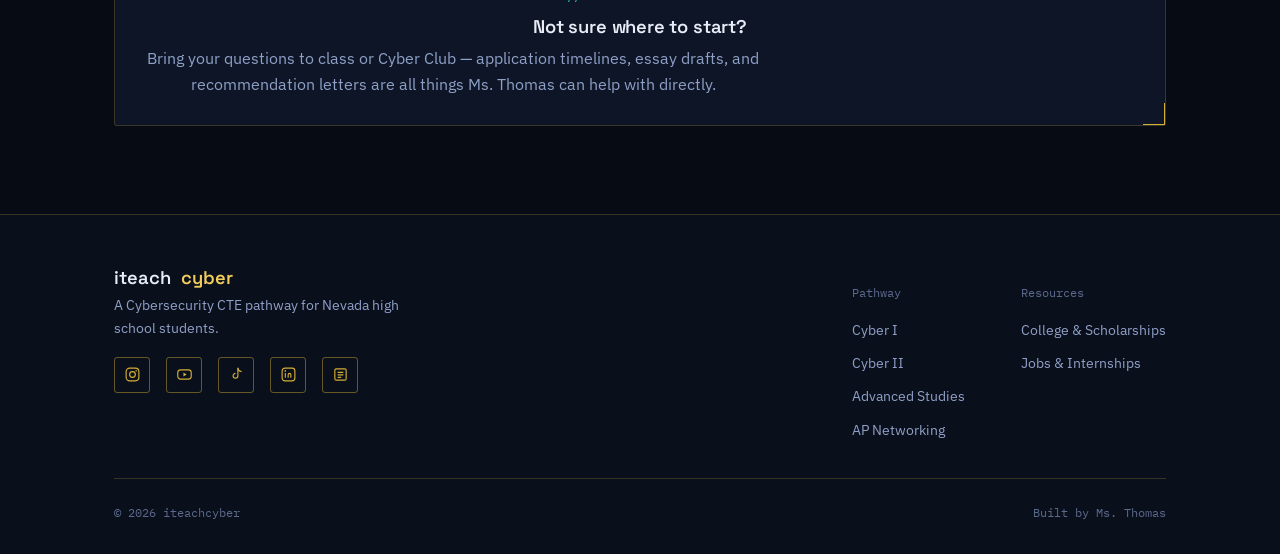
<file: college-scholarships.html>
<!DOCTYPE html>
<html lang="en">
<head>
<meta charset="UTF-8">
<meta name="viewport" content="width=device-width, initial-scale=1.0">
<title>College &amp; Scholarship Resources — iteachcyber</title>
<meta name="description" content="College and scholarship resources for Nevada cybersecurity students.">
<link rel="preconnect" href="https://fonts.googleapis.com">
<link rel="preconnect" href="https://fonts.gstatic.com" crossorigin>
<link href="https://fonts.googleapis.com/css2?family=Space+Grotesk:wght@500;600;700&family=IBM+Plex+Sans:wght@400;500;600&family=IBM+Plex+Mono:wght@400;500&display=swap" rel="stylesheet">
<link rel="stylesheet" href="css/style.css">
</head>
<body>

<nav class="site-nav">
  <div class="wrap">
    <a href="index.html" class="brand">
      <svg class="brand-mark" viewBox="0 0 26 26" fill="none" xmlns="http://www.w3.org/2000/svg">
        <circle cx="13" cy="4" r="2.4" fill="#29E7CD"/>
        <circle cx="4" cy="18" r="2.4" fill="#D4AF37"/>
        <circle cx="22" cy="18" r="2.4" fill="#D4AF37"/>
        <path d="M13 6.4V13M13 13L5.6 16.8M13 13L20.4 16.8" stroke="#8FA0C7" stroke-width="1"/>
      </svg>
      iteach<span>cyber</span>
    </a>
    <button class="nav-toggle" aria-label="Toggle navigation" aria-expanded="false">
      <svg width="18" height="12" viewBox="0 0 18 12" fill="none"><path d="M0 1H18M0 6H18M0 11H18" stroke="currentColor"/></svg>
    </button>
    <ul class="nav-links">
      <li><a href="index.html">About</a></li>
      <li><a href="cyber1.html">Cyber I</a></li>
      <li><a href="cyber2.html">Cyber II</a></li>
      <li><a href="cyber-as.html">Advanced Studies</a></li>
      <li><a href="ap-networking.html">AP Networking</a></li>
      <li><a href="college-scholarships.html" aria-current="page">College &amp; Scholarships</a></li>
      <li><a href="jobs-internships.html">Jobs &amp; Internships</a></li>
    </ul>
  </div>
</nav>

<header class="page-header">
  <div class="wrap">
    <span class="page-kicker">AFTER SIERRA VISTA</span>
    <h1>College &amp; scholarship resources</h1>
    <p class="lede">Where to look for cybersecurity degree programs, certification-friendly credit, and money to pay for it. Ms. Thomas curates and updates this list — check back each semester.</p>
  </div>
</header>

<section>
  <div class="wrap">
    <div class="section-head">
      <h2>Choosing a program</h2>
      <p>Start here before narrowing down schools.</p>
    </div>
    <div class="grid grid-3">
      <div class="resource-card">
        <h3>NSA/CISA National Centers of Academic Excellence</h3>
        <p>A searchable list of colleges formally designated for cybersecurity education — a strong signal of program quality and often tied to scholarship pipelines.</p>
      </div>
      <div class="resource-card">
        <h3>Nevada System of Higher Education (NSHE)</h3>
        <p>In-state options including UNLV and CSN, both with growing cybersecurity and information technology programs and Nevada-resident tuition.</p>
      </div>
      <div class="resource-card">
        <h3>Credit for Security+</h3>
        <p>Many colleges award credit or advanced standing for a passed CompTIA Security+ exam — ask an admissions counselor directly what a given school accepts.</p>
      </div>
    </div>
  </div>
</section>

<section class="grid-wash">
  <div class="wrap">
    <div class="section-head">
      <h2>Scholarships worth applying for</h2>
      <p>Cybersecurity-specific funding, updated as new cycles open.</p>
    </div>
    <div class="grid grid-3">
      <div class="resource-card">
        <h3>(ISC)² Undergraduate Scholarship</h3>
        <p>Awarded to students pursuing a cybersecurity-related degree, with awards intended to cover a meaningful share of tuition.</p>
      </div>
      <div class="resource-card">
        <h3>NSA CAE Cyber Scholarship</h3>
        <p>Scholarship-for-service style funding tied to designated Centers of Academic Excellence, often paired with a post-graduation service commitment.</p>
      </div>
      <div class="resource-card">
        <h3>SANS Women's Academy &amp; CyberStart</h3>
        <p>Funded training pathways for students who want a head start before their first year of college coursework.</p>
      </div>
      <div class="resource-card">
        <h3>Nevada local &amp; district scholarships</h3>
        <p>Local school district and county education foundation scholarships — smaller awards, but often less competitive and stackable with national ones.</p>
      </div>
      <div class="resource-card">
        <h3>FBLA national scholarships</h3>
        <p>Available to active FBLA members, including awards tied directly to competitive event placement in technology categories.</p>
      </div>
      <div class="resource-card">
        <h3>CyberPatriot &amp; NCL alumni pathways</h3>
        <p>Several universities offer recruiting consideration or scholarship interviews specifically for competitive CyberPatriot and NCL participants.</p>
      </div>
    </div>
  </div>
</section>

<section>
  <div class="wrap">
    <div class="panel text-center">
      <span class="tag">// talk to Ms. Thomas</span>
      <h3>Not sure where to start?</h3>
      <p>Bring your questions to class or Cyber Club — application timelines, essay drafts, and recommendation letters are all things Ms. Thomas can help with directly.</p>
    </div>
  </div>
</section>

<footer class="site-footer">
  <div class="wrap">
    <div class="footer-top">
      <div class="footer-brand">
        <a href="index.html" class="brand">iteach<span>cyber</span></a>
        <p>A Cybersecurity CTE pathway for Nevada high school students.</p>
        <div class="social-links">
          <a href="https://www.instagram.com/iteachcyber" target="_blank" rel="noopener" aria-label="Instagram">
            <svg viewBox="0 0 24 24" fill="none" stroke="currentColor" stroke-width="1.6"><rect x="3" y="3" width="18" height="18" rx="5"/><circle cx="12" cy="12" r="4"/><circle cx="17.2" cy="6.8" r="1.1" fill="currentColor" stroke="none"/></svg>
          </a>
          <a href="https://www.youtube.com/@iteachcyber" target="_blank" rel="noopener" aria-label="YouTube">
            <svg viewBox="0 0 24 24" fill="none" stroke="currentColor" stroke-width="1.6"><rect x="2.5" y="5.5" width="19" height="13" rx="4"/><path d="M10.5 9.3L15 12l-4.5 2.7z" fill="currentColor" stroke="none"/></svg>
          </a>
          <a href="https://www.tiktok.com/@iteachcyb3r" target="_blank" rel="noopener" aria-label="TikTok">
            <svg viewBox="0 0 24 24" fill="none" stroke="currentColor" stroke-width="1.6"><path d="M14 3v10.8a3.4 3.4 0 1 1-3.4-3.4"/><path d="M14 3c0.2 2.6 2.2 4.6 4.8 4.8" stroke-linecap="round"/></svg>
          </a>
          <a href="https://www.linkedin.com/in/rebecca-thomas-67156b424/" target="_blank" rel="noopener" aria-label="LinkedIn">
            <svg viewBox="0 0 24 24" fill="none" stroke="currentColor" stroke-width="1.6"><rect x="3" y="3" width="18" height="18" rx="4"/><line x1="7.5" y1="10" x2="7.5" y2="16.5"/><circle cx="7.5" cy="7" r="0.4" fill="currentColor"/><path d="M11.5 16.5V12.7c0-1.4 0.9-2.2 2-2.2s1.8 0.7 1.8 2.2v3.8" /></svg>
          </a>
          <a href="https://substack.com/@iteachcyber" target="_blank" rel="noopener" aria-label="Substack">
            <svg viewBox="0 0 24 24" fill="none" stroke="currentColor" stroke-width="1.6"><rect x="4" y="4" width="16" height="16" rx="2"/><path d="M8 9h8M8 12.5h8M8 16h5"/></svg>
          </a>
        </div>
      </div>
      <div class="footer-cols">
        <div class="footer-col">
          <h5>Pathway</h5>
          <a href="cyber1.html">Cyber I</a>
          <a href="cyber2.html">Cyber II</a>
          <a href="cyber-as.html">Advanced Studies</a>
          <a href="ap-networking.html">AP Networking</a>
        </div>
        <div class="footer-col">
          <h5>Resources</h5>
          <a href="college-scholarships.html">College &amp; Scholarships</a>
          <a href="jobs-internships.html">Jobs &amp; Internships</a>
        </div>
      </div>
    </div>
    <div class="footer-bottom">
      <span>© 2026 iteachcyber</span>
      <span>Built by Ms. Thomas</span>
    </div>
  </div>
</footer>

<script src="js/main.js"></script>
</body>
</html>
</file>
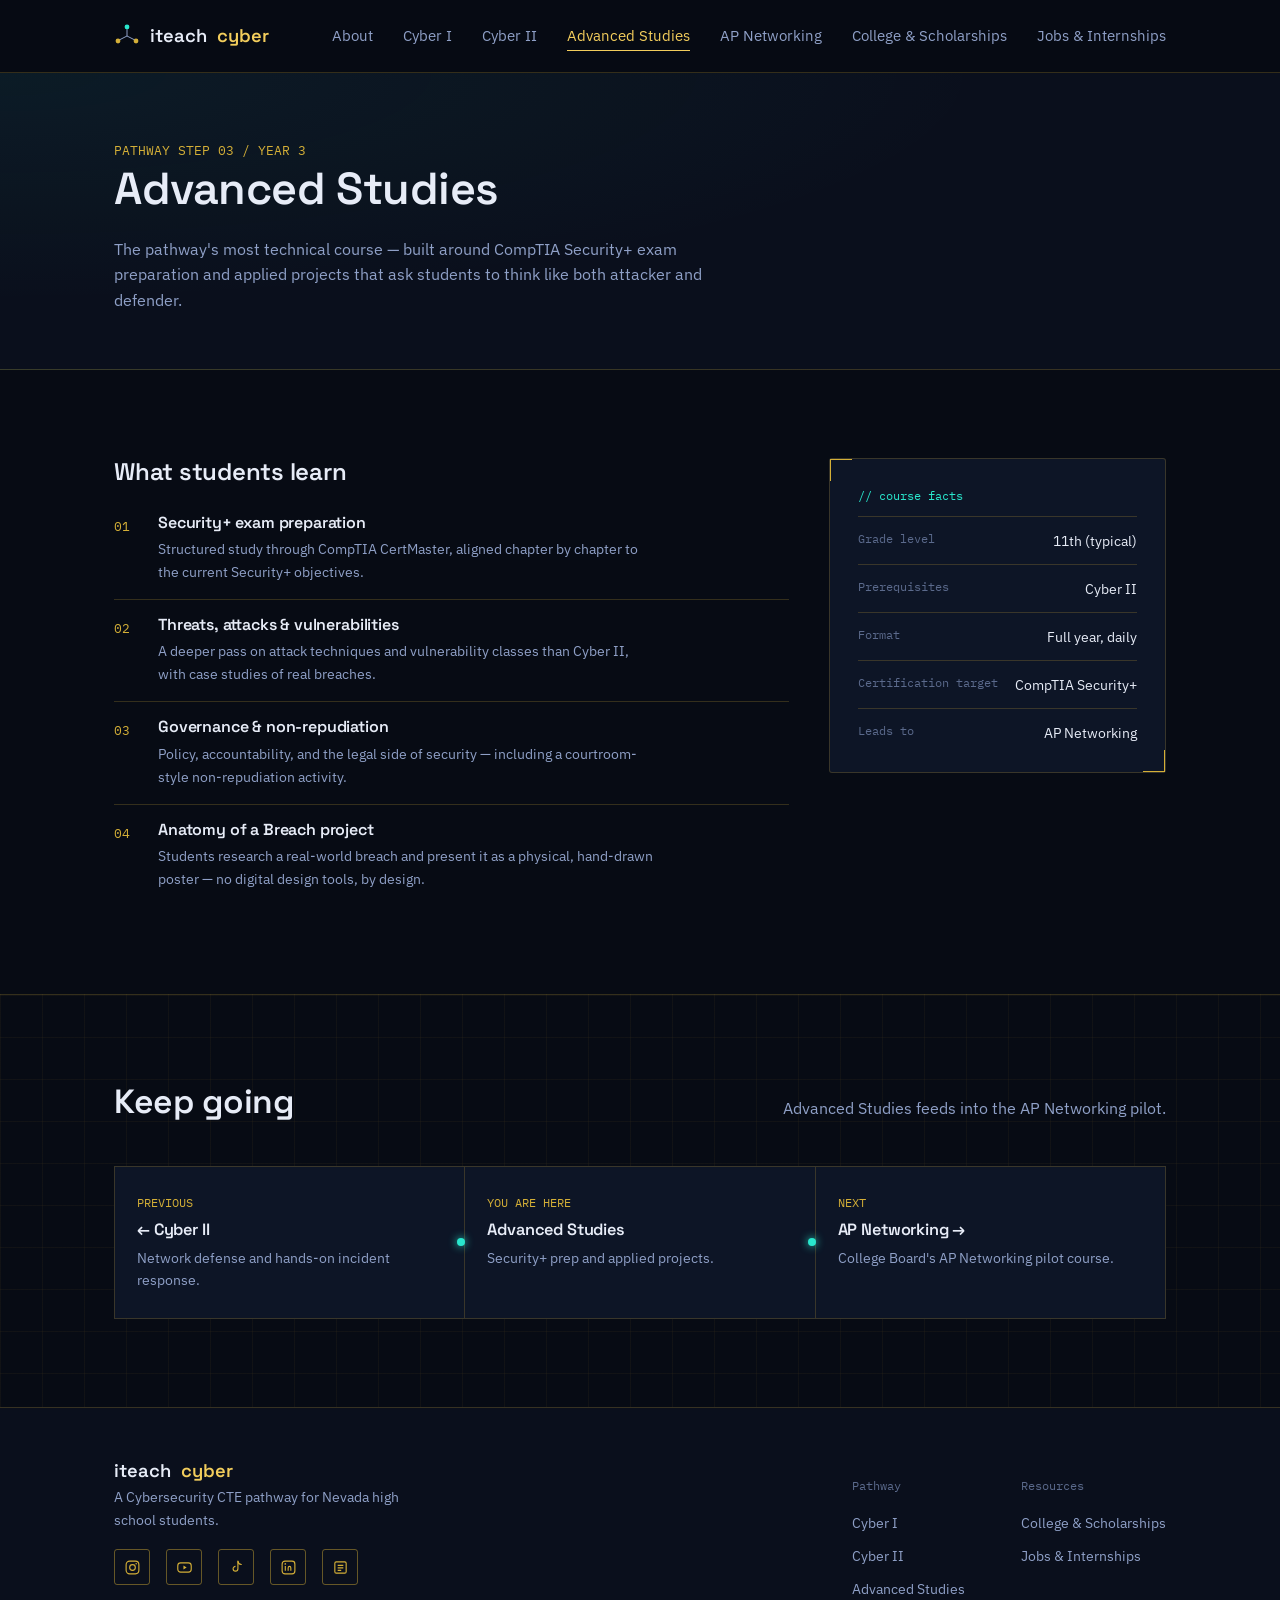
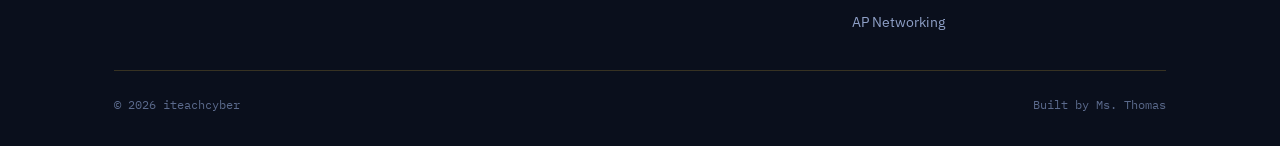
<file: cyber-as.html>
<!DOCTYPE html>
<html lang="en">
<head>
<meta charset="UTF-8">
<meta name="viewport" content="width=device-width, initial-scale=1.0">
<title>Advanced Studies — iteachcyber</title>
<meta name="description" content="Cyber Advanced Studies: Security+ exam preparation and applied cybersecurity projects for Nevada students.">
<link rel="preconnect" href="https://fonts.googleapis.com">
<link rel="preconnect" href="https://fonts.gstatic.com" crossorigin>
<link href="https://fonts.googleapis.com/css2?family=Space+Grotesk:wght@500;600;700&family=IBM+Plex+Sans:wght@400;500;600&family=IBM+Plex+Mono:wght@400;500&display=swap" rel="stylesheet">
<link rel="stylesheet" href="css/style.css">
</head>
<body>

<nav class="site-nav">
  <div class="wrap">
    <a href="index.html" class="brand">
      <svg class="brand-mark" viewBox="0 0 26 26" fill="none" xmlns="http://www.w3.org/2000/svg">
        <circle cx="13" cy="4" r="2.4" fill="#29E7CD"/>
        <circle cx="4" cy="18" r="2.4" fill="#D4AF37"/>
        <circle cx="22" cy="18" r="2.4" fill="#D4AF37"/>
        <path d="M13 6.4V13M13 13L5.6 16.8M13 13L20.4 16.8" stroke="#8FA0C7" stroke-width="1"/>
      </svg>
      iteach<span>cyber</span>
    </a>
    <button class="nav-toggle" aria-label="Toggle navigation" aria-expanded="false">
      <svg width="18" height="12" viewBox="0 0 18 12" fill="none"><path d="M0 1H18M0 6H18M0 11H18" stroke="currentColor"/></svg>
    </button>
    <ul class="nav-links">
      <li><a href="index.html">About</a></li>
      <li><a href="cyber1.html">Cyber I</a></li>
      <li><a href="cyber2.html">Cyber II</a></li>
      <li><a href="cyber-as.html" aria-current="page">Advanced Studies</a></li>
      <li><a href="ap-networking.html">AP Networking</a></li>
      <li><a href="college-scholarships.html">College &amp; Scholarships</a></li>
      <li><a href="jobs-internships.html">Jobs &amp; Internships</a></li>
    </ul>
  </div>
</nav>

<header class="page-header">
  <div class="wrap">
    <span class="page-kicker">PATHWAY STEP 03 / YEAR 3</span>
    <h1>Advanced Studies</h1>
    <p class="lede">The pathway's most technical course — built around CompTIA Security+ exam preparation and applied projects that ask students to think like both attacker and defender.</p>
  </div>
</header>

<section>
  <div class="wrap">
    <div class="course-layout">
      <div>
        <h2>What students learn</h2>
        <ul class="unit-list">
          <li>
            <span class="u-index">01</span>
            <div>
              <h4>Security+ exam preparation</h4>
              <p>Structured study through CompTIA CertMaster, aligned chapter by chapter to the current Security+ objectives.</p>
            </div>
          </li>
          <li>
            <span class="u-index">02</span>
            <div>
              <h4>Threats, attacks &amp; vulnerabilities</h4>
              <p>A deeper pass on attack techniques and vulnerability classes than Cyber II, with case studies of real breaches.</p>
            </div>
          </li>
          <li>
            <span class="u-index">03</span>
            <div>
              <h4>Governance &amp; non-repudiation</h4>
              <p>Policy, accountability, and the legal side of security — including a courtroom-style non-repudiation activity.</p>
            </div>
          </li>
          <li>
            <span class="u-index">04</span>
            <div>
              <h4>Anatomy of a Breach project</h4>
              <p>Students research a real-world breach and present it as a physical, hand-drawn poster — no digital design tools, by design.</p>
            </div>
          </li>
        </ul>
      </div>
      <div class="panel">
        <span class="tag">// course facts</span>
        <ul class="fact-list">
          <li><span class="k">Grade level</span><span class="v">11th (typical)</span></li>
          <li><span class="k">Prerequisites</span><span class="v">Cyber II</span></li>
          <li><span class="k">Format</span><span class="v">Full year, daily</span></li>
          <li><span class="k">Certification target</span><span class="v">CompTIA Security+</span></li>
          <li><span class="k">Leads to</span><span class="v">AP Networking</span></li>
        </ul>
      </div>
    </div>
  </div>
</section>

<section class="grid-wash">
  <div class="wrap">
    <div class="section-head">
      <h2>Keep going</h2>
      <p>Advanced Studies feeds into the AP Networking pilot.</p>
    </div>
    <div class="pathway">
      <div class="pathway-step">
        <span class="step-index">PREVIOUS</span>
        <h4><a href="cyber2.html">← Cyber II</a></h4>
        <p>Network defense and hands-on incident response.</p>
      </div>
      <div class="pathway-step">
        <span class="step-index">YOU ARE HERE</span>
        <h4>Advanced Studies</h4>
        <p>Security+ prep and applied projects.</p>
      </div>
      <div class="pathway-step">
        <span class="step-index">NEXT</span>
        <h4><a href="ap-networking.html">AP Networking →</a></h4>
        <p>College Board's AP Networking pilot course.</p>
      </div>
    </div>
  </div>
</section>

<footer class="site-footer">
  <div class="wrap">
    <div class="footer-top">
      <div class="footer-brand">
        <a href="index.html" class="brand">iteach<span>cyber</span></a>
        <p>A Cybersecurity CTE pathway for Nevada high school students.</p>
        <div class="social-links">
          <a href="https://www.instagram.com/iteachcyber" target="_blank" rel="noopener" aria-label="Instagram">
            <svg viewBox="0 0 24 24" fill="none" stroke="currentColor" stroke-width="1.6"><rect x="3" y="3" width="18" height="18" rx="5"/><circle cx="12" cy="12" r="4"/><circle cx="17.2" cy="6.8" r="1.1" fill="currentColor" stroke="none"/></svg>
          </a>
          <a href="https://www.youtube.com/@iteachcyber" target="_blank" rel="noopener" aria-label="YouTube">
            <svg viewBox="0 0 24 24" fill="none" stroke="currentColor" stroke-width="1.6"><rect x="2.5" y="5.5" width="19" height="13" rx="4"/><path d="M10.5 9.3L15 12l-4.5 2.7z" fill="currentColor" stroke="none"/></svg>
          </a>
          <a href="https://www.tiktok.com/@iteachcyb3r" target="_blank" rel="noopener" aria-label="TikTok">
            <svg viewBox="0 0 24 24" fill="none" stroke="currentColor" stroke-width="1.6"><path d="M14 3v10.8a3.4 3.4 0 1 1-3.4-3.4"/><path d="M14 3c0.2 2.6 2.2 4.6 4.8 4.8" stroke-linecap="round"/></svg>
          </a>
          <a href="https://www.linkedin.com/in/rebecca-thomas-67156b424/" target="_blank" rel="noopener" aria-label="LinkedIn">
            <svg viewBox="0 0 24 24" fill="none" stroke="currentColor" stroke-width="1.6"><rect x="3" y="3" width="18" height="18" rx="4"/><line x1="7.5" y1="10" x2="7.5" y2="16.5"/><circle cx="7.5" cy="7" r="0.4" fill="currentColor"/><path d="M11.5 16.5V12.7c0-1.4 0.9-2.2 2-2.2s1.8 0.7 1.8 2.2v3.8" /></svg>
          </a>
          <a href="https://substack.com/@iteachcyber" target="_blank" rel="noopener" aria-label="Substack">
            <svg viewBox="0 0 24 24" fill="none" stroke="currentColor" stroke-width="1.6"><rect x="4" y="4" width="16" height="16" rx="2"/><path d="M8 9h8M8 12.5h8M8 16h5"/></svg>
          </a>
        </div>
      </div>
      <div class="footer-cols">
        <div class="footer-col">
          <h5>Pathway</h5>
          <a href="cyber1.html">Cyber I</a>
          <a href="cyber2.html">Cyber II</a>
          <a href="cyber-as.html">Advanced Studies</a>
          <a href="ap-networking.html">AP Networking</a>
        </div>
        <div class="footer-col">
          <h5>Resources</h5>
          <a href="college-scholarships.html">College &amp; Scholarships</a>
          <a href="jobs-internships.html">Jobs &amp; Internships</a>
        </div>
      </div>
    </div>
    <div class="footer-bottom">
      <span>© 2026 iteachcyber</span>
      <span>Built by Ms. Thomas</span>
    </div>
  </div>
</footer>

<script src="js/main.js"></script>
</body>
</html>
</file>
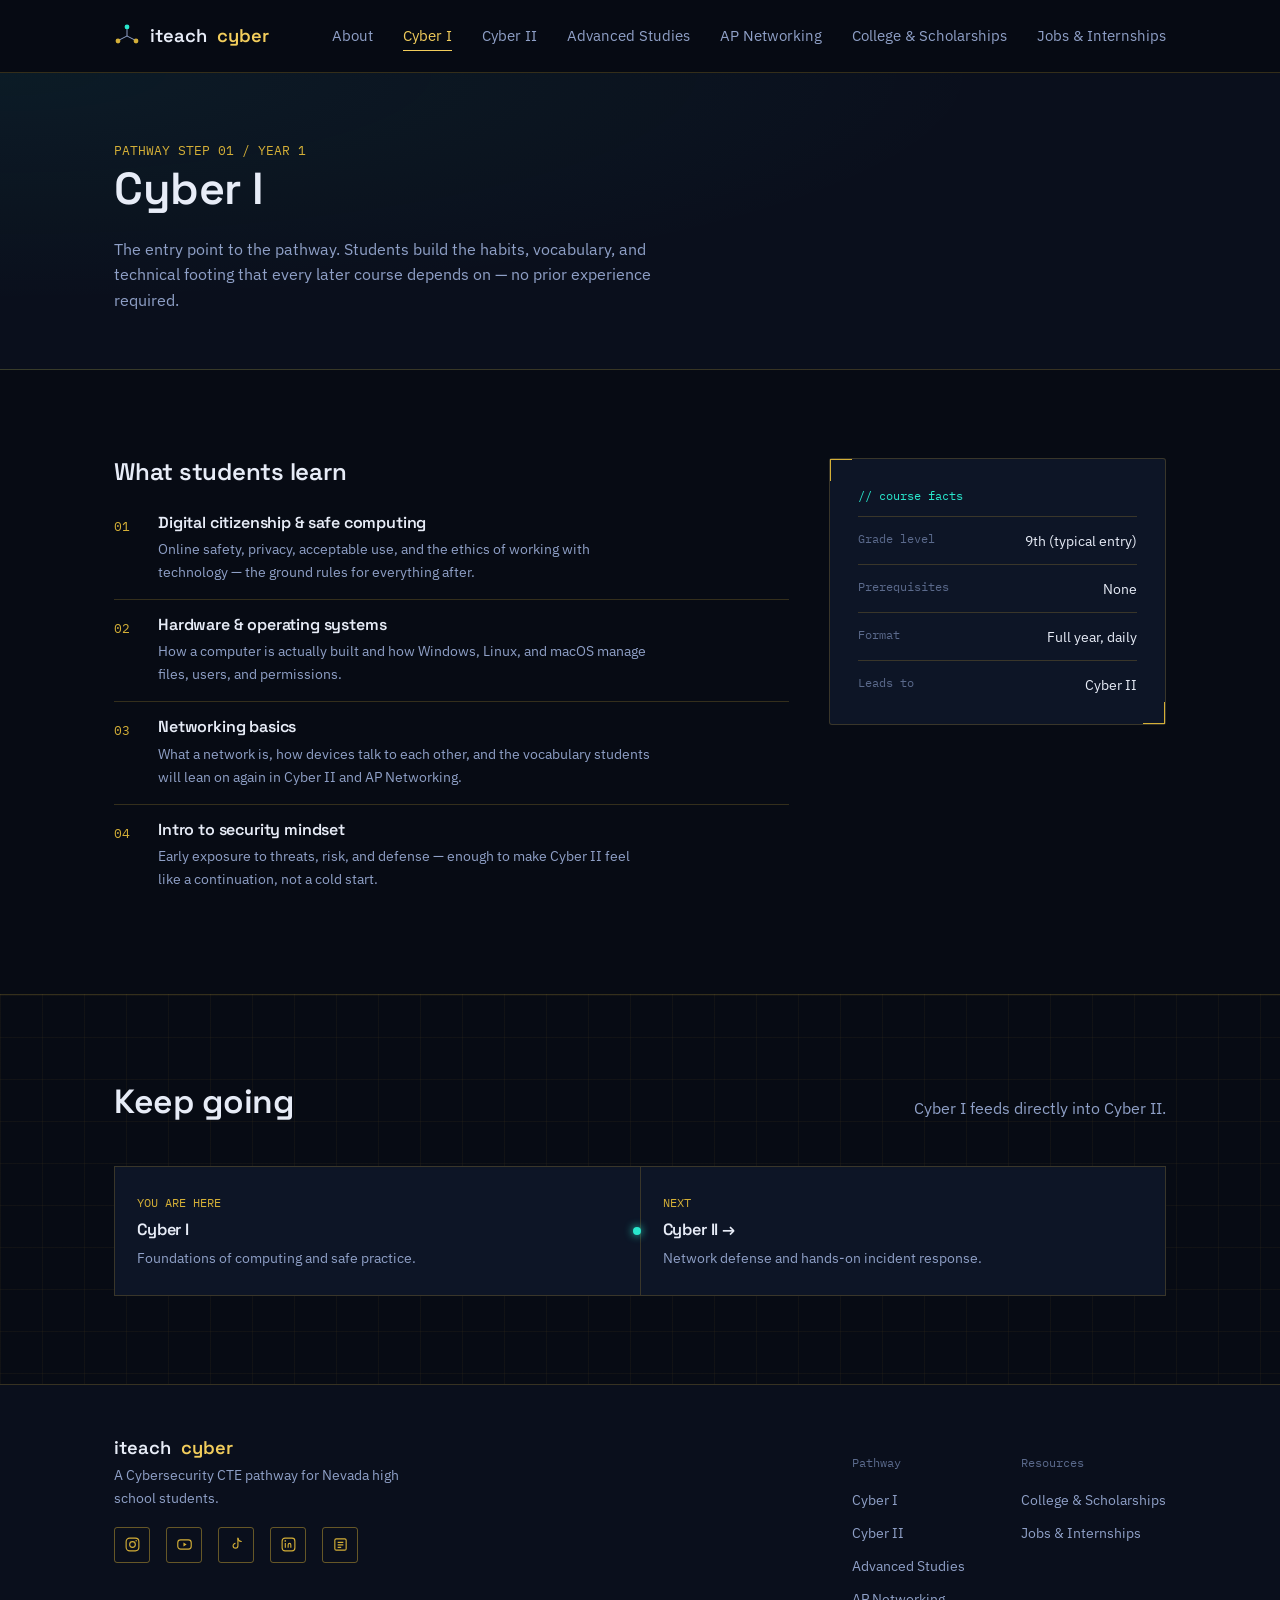
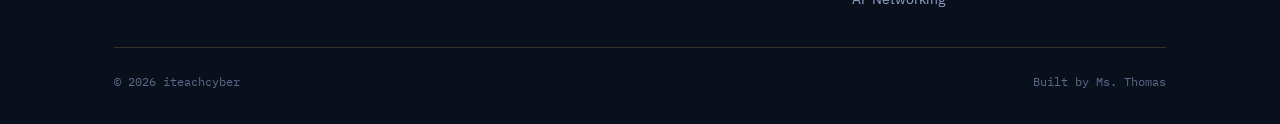
<file: cyber1.html>
<!DOCTYPE html>
<html lang="en">
<head>
<meta charset="UTF-8">
<meta name="viewport" content="width=device-width, initial-scale=1.0">
<title>Cyber I — iteachcyber</title>
<meta name="description" content="Cyber I: the foundational first-year course in a Nevada high school cybersecurity pathway.">
<link rel="preconnect" href="https://fonts.googleapis.com">
<link rel="preconnect" href="https://fonts.gstatic.com" crossorigin>
<link href="https://fonts.googleapis.com/css2?family=Space+Grotesk:wght@500;600;700&family=IBM+Plex+Sans:wght@400;500;600&family=IBM+Plex+Mono:wght@400;500&display=swap" rel="stylesheet">
<link rel="stylesheet" href="css/style.css">
</head>
<body>

<nav class="site-nav">
  <div class="wrap">
    <a href="index.html" class="brand">
      <svg class="brand-mark" viewBox="0 0 26 26" fill="none" xmlns="http://www.w3.org/2000/svg">
        <circle cx="13" cy="4" r="2.4" fill="#29E7CD"/>
        <circle cx="4" cy="18" r="2.4" fill="#D4AF37"/>
        <circle cx="22" cy="18" r="2.4" fill="#D4AF37"/>
        <path d="M13 6.4V13M13 13L5.6 16.8M13 13L20.4 16.8" stroke="#8FA0C7" stroke-width="1"/>
      </svg>
      iteach<span>cyber</span>
    </a>
    <button class="nav-toggle" aria-label="Toggle navigation" aria-expanded="false">
      <svg width="18" height="12" viewBox="0 0 18 12" fill="none"><path d="M0 1H18M0 6H18M0 11H18" stroke="currentColor"/></svg>
    </button>
    <ul class="nav-links">
      <li><a href="index.html">About</a></li>
      <li><a href="cyber1.html" aria-current="page">Cyber I</a></li>
      <li><a href="cyber2.html">Cyber II</a></li>
      <li><a href="cyber-as.html">Advanced Studies</a></li>
      <li><a href="ap-networking.html">AP Networking</a></li>
      <li><a href="college-scholarships.html">College &amp; Scholarships</a></li>
      <li><a href="jobs-internships.html">Jobs &amp; Internships</a></li>
    </ul>
  </div>
</nav>

<header class="page-header">
  <div class="wrap">
    <span class="page-kicker">PATHWAY STEP 01 / YEAR 1</span>
    <h1>Cyber I</h1>
    <p class="lede">The entry point to the pathway. Students build the habits, vocabulary, and technical footing that every later course depends on — no prior experience required.</p>
  </div>
</header>

<section>
  <div class="wrap">
    <div class="course-layout">
      <div>
        <h2>What students learn</h2>
        <ul class="unit-list">
          <li>
            <span class="u-index">01</span>
            <div>
              <h4>Digital citizenship &amp; safe computing</h4>
              <p>Online safety, privacy, acceptable use, and the ethics of working with technology — the ground rules for everything after.</p>
            </div>
          </li>
          <li>
            <span class="u-index">02</span>
            <div>
              <h4>Hardware &amp; operating systems</h4>
              <p>How a computer is actually built and how Windows, Linux, and macOS manage files, users, and permissions.</p>
            </div>
          </li>
          <li>
            <span class="u-index">03</span>
            <div>
              <h4>Networking basics</h4>
              <p>What a network is, how devices talk to each other, and the vocabulary students will lean on again in Cyber II and AP Networking.</p>
            </div>
          </li>
          <li>
            <span class="u-index">04</span>
            <div>
              <h4>Intro to security mindset</h4>
              <p>Early exposure to threats, risk, and defense — enough to make Cyber II feel like a continuation, not a cold start.</p>
            </div>
          </li>
        </ul>
      </div>
      <div class="panel">
        <span class="tag">// course facts</span>
        <ul class="fact-list">
          <li><span class="k">Grade level</span><span class="v">9th (typical entry)</span></li>
          <li><span class="k">Prerequisites</span><span class="v">None</span></li>
          <li><span class="k">Format</span><span class="v">Full year, daily</span></li>
          <li><span class="k">Leads to</span><span class="v">Cyber II</span></li>
        </ul>
      </div>
    </div>
  </div>
</section>

<section class="grid-wash">
  <div class="wrap">
    <div class="section-head">
      <h2>Keep going</h2>
      <p>Cyber I feeds directly into Cyber II.</p>
    </div>
    <div class="pathway">
      <div class="pathway-step">
        <span class="step-index">YOU ARE HERE</span>
        <h4>Cyber I</h4>
        <p>Foundations of computing and safe practice.</p>
      </div>
      <div class="pathway-step">
        <span class="step-index">NEXT</span>
        <h4><a href="cyber2.html">Cyber II →</a></h4>
        <p>Network defense and hands-on incident response.</p>
      </div>
    </div>
  </div>
</section>

<footer class="site-footer">
  <div class="wrap">
    <div class="footer-top">
      <div class="footer-brand">
        <a href="index.html" class="brand">iteach<span>cyber</span></a>
        <p>A Cybersecurity CTE pathway for Nevada high school students.</p>
        <div class="social-links">
          <a href="https://www.instagram.com/iteachcyber" target="_blank" rel="noopener" aria-label="Instagram">
            <svg viewBox="0 0 24 24" fill="none" stroke="currentColor" stroke-width="1.6"><rect x="3" y="3" width="18" height="18" rx="5"/><circle cx="12" cy="12" r="4"/><circle cx="17.2" cy="6.8" r="1.1" fill="currentColor" stroke="none"/></svg>
          </a>
          <a href="https://www.youtube.com/@iteachcyber" target="_blank" rel="noopener" aria-label="YouTube">
            <svg viewBox="0 0 24 24" fill="none" stroke="currentColor" stroke-width="1.6"><rect x="2.5" y="5.5" width="19" height="13" rx="4"/><path d="M10.5 9.3L15 12l-4.5 2.7z" fill="currentColor" stroke="none"/></svg>
          </a>
          <a href="https://www.tiktok.com/@iteachcyb3r" target="_blank" rel="noopener" aria-label="TikTok">
            <svg viewBox="0 0 24 24" fill="none" stroke="currentColor" stroke-width="1.6"><path d="M14 3v10.8a3.4 3.4 0 1 1-3.4-3.4"/><path d="M14 3c0.2 2.6 2.2 4.6 4.8 4.8" stroke-linecap="round"/></svg>
          </a>
          <a href="https://www.linkedin.com/in/rebecca-thomas-67156b424/" target="_blank" rel="noopener" aria-label="LinkedIn">
            <svg viewBox="0 0 24 24" fill="none" stroke="currentColor" stroke-width="1.6"><rect x="3" y="3" width="18" height="18" rx="4"/><line x1="7.5" y1="10" x2="7.5" y2="16.5"/><circle cx="7.5" cy="7" r="0.4" fill="currentColor"/><path d="M11.5 16.5V12.7c0-1.4 0.9-2.2 2-2.2s1.8 0.7 1.8 2.2v3.8" /></svg>
          </a>
          <a href="https://substack.com/@iteachcyber" target="_blank" rel="noopener" aria-label="Substack">
            <svg viewBox="0 0 24 24" fill="none" stroke="currentColor" stroke-width="1.6"><rect x="4" y="4" width="16" height="16" rx="2"/><path d="M8 9h8M8 12.5h8M8 16h5"/></svg>
          </a>
        </div>
      </div>
      <div class="footer-cols">
        <div class="footer-col">
          <h5>Pathway</h5>
          <a href="cyber1.html">Cyber I</a>
          <a href="cyber2.html">Cyber II</a>
          <a href="cyber-as.html">Advanced Studies</a>
          <a href="ap-networking.html">AP Networking</a>
        </div>
        <div class="footer-col">
          <h5>Resources</h5>
          <a href="college-scholarships.html">College &amp; Scholarships</a>
          <a href="jobs-internships.html">Jobs &amp; Internships</a>
        </div>
      </div>
    </div>
    <div class="footer-bottom">
      <span>© 2026 iteachcyber</span>
      <span>Built by Ms. Thomas</span>
    </div>
  </div>
</footer>

<script src="js/main.js"></script>
</body>
</html>
</file>
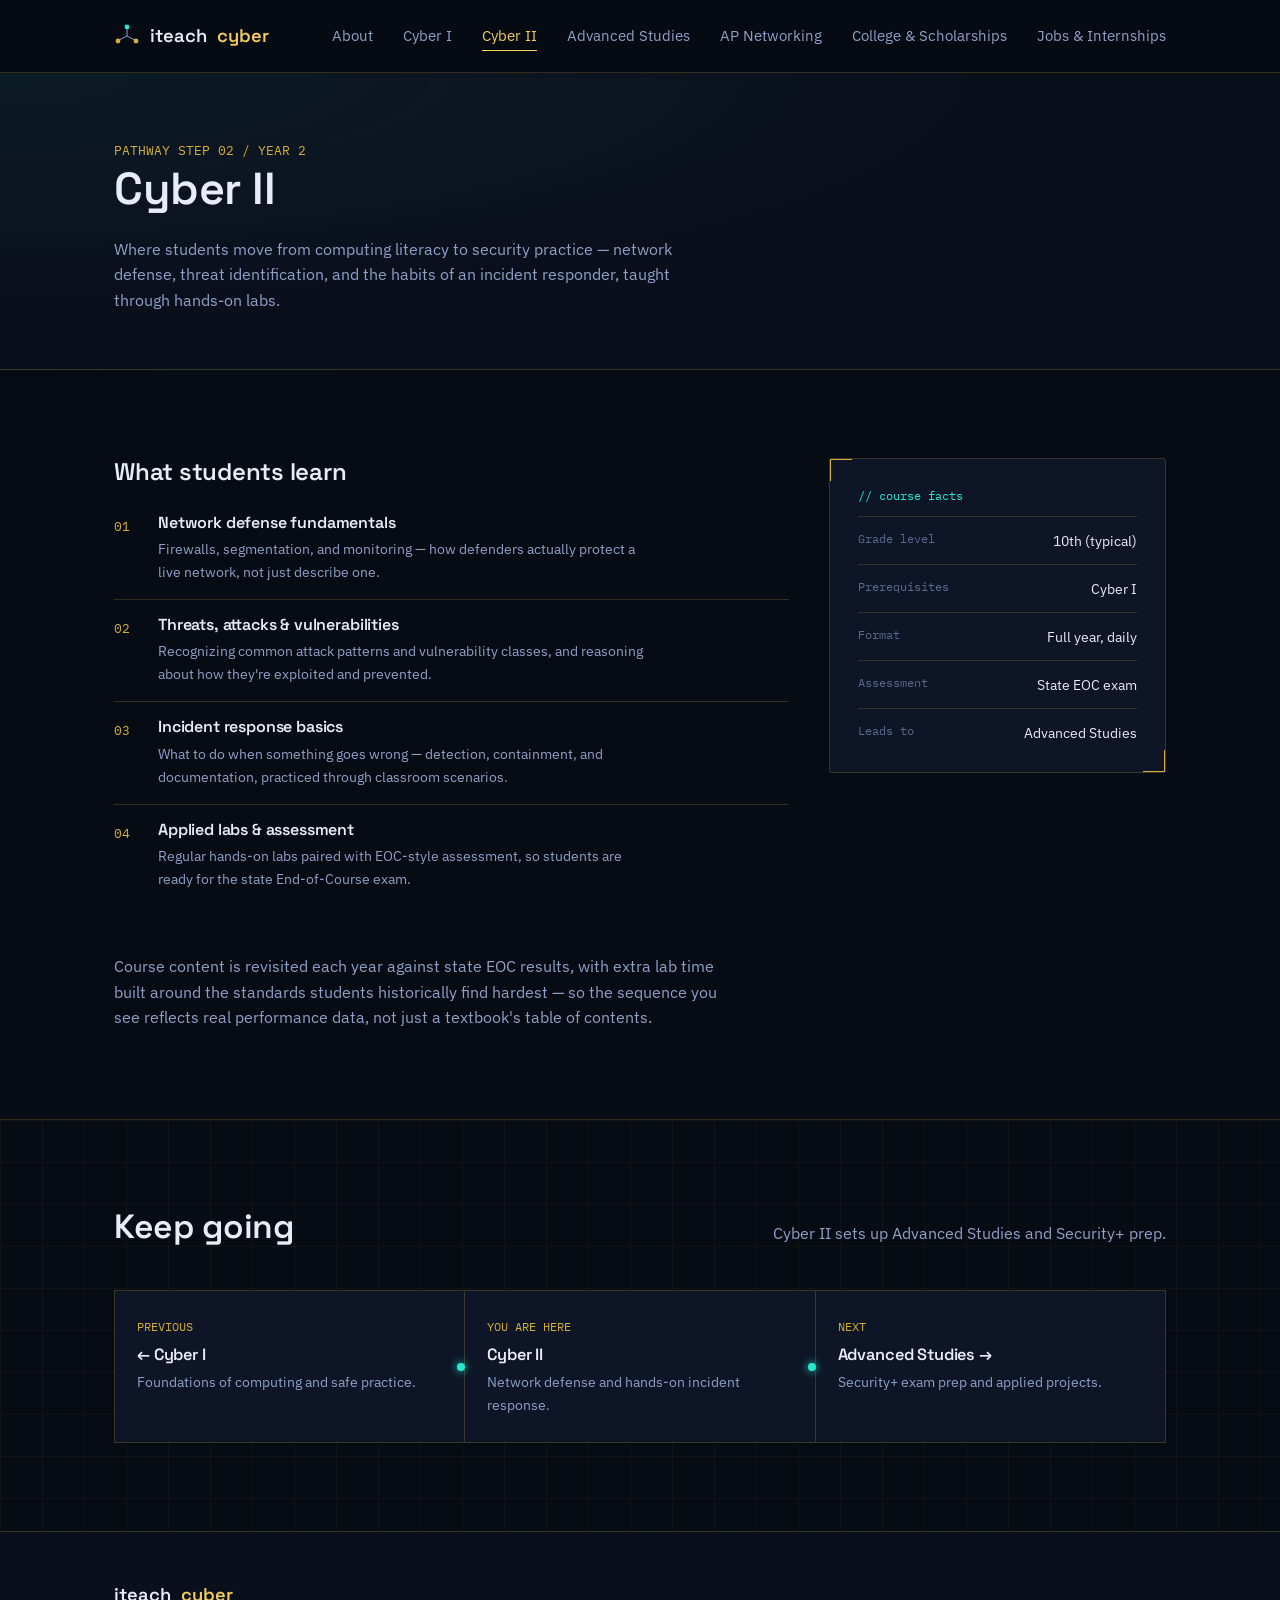
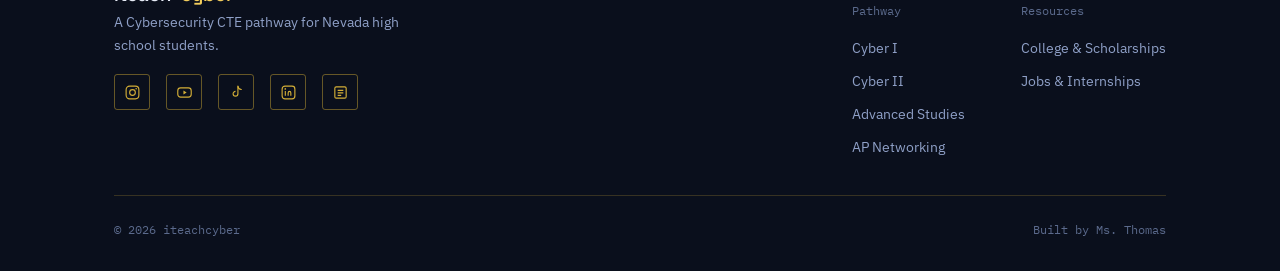
<file: cyber2.html>
<!DOCTYPE html>
<html lang="en">
<head>
<meta charset="UTF-8">
<meta name="viewport" content="width=device-width, initial-scale=1.0">
<title>Cyber II — iteachcyber</title>
<meta name="description" content="Cyber II: network defense, threat analysis, and incident response for Nevada students.">
<link rel="preconnect" href="https://fonts.googleapis.com">
<link rel="preconnect" href="https://fonts.gstatic.com" crossorigin>
<link href="https://fonts.googleapis.com/css2?family=Space+Grotesk:wght@500;600;700&family=IBM+Plex+Sans:wght@400;500;600&family=IBM+Plex+Mono:wght@400;500&display=swap" rel="stylesheet">
<link rel="stylesheet" href="css/style.css">
</head>
<body>

<nav class="site-nav">
  <div class="wrap">
    <a href="index.html" class="brand">
      <svg class="brand-mark" viewBox="0 0 26 26" fill="none" xmlns="http://www.w3.org/2000/svg">
        <circle cx="13" cy="4" r="2.4" fill="#29E7CD"/>
        <circle cx="4" cy="18" r="2.4" fill="#D4AF37"/>
        <circle cx="22" cy="18" r="2.4" fill="#D4AF37"/>
        <path d="M13 6.4V13M13 13L5.6 16.8M13 13L20.4 16.8" stroke="#8FA0C7" stroke-width="1"/>
      </svg>
      iteach<span>cyber</span>
    </a>
    <button class="nav-toggle" aria-label="Toggle navigation" aria-expanded="false">
      <svg width="18" height="12" viewBox="0 0 18 12" fill="none"><path d="M0 1H18M0 6H18M0 11H18" stroke="currentColor"/></svg>
    </button>
    <ul class="nav-links">
      <li><a href="index.html">About</a></li>
      <li><a href="cyber1.html">Cyber I</a></li>
      <li><a href="cyber2.html" aria-current="page">Cyber II</a></li>
      <li><a href="cyber-as.html">Advanced Studies</a></li>
      <li><a href="ap-networking.html">AP Networking</a></li>
      <li><a href="college-scholarships.html">College &amp; Scholarships</a></li>
      <li><a href="jobs-internships.html">Jobs &amp; Internships</a></li>
    </ul>
  </div>
</nav>

<header class="page-header">
  <div class="wrap">
    <span class="page-kicker">PATHWAY STEP 02 / YEAR 2</span>
    <h1>Cyber II</h1>
    <p class="lede">Where students move from computing literacy to security practice — network defense, threat identification, and the habits of an incident responder, taught through hands-on labs.</p>
  </div>
</header>

<section>
  <div class="wrap">
    <div class="course-layout">
      <div>
        <h2>What students learn</h2>
        <ul class="unit-list">
          <li>
            <span class="u-index">01</span>
            <div>
              <h4>Network defense fundamentals</h4>
              <p>Firewalls, segmentation, and monitoring — how defenders actually protect a live network, not just describe one.</p>
            </div>
          </li>
          <li>
            <span class="u-index">02</span>
            <div>
              <h4>Threats, attacks &amp; vulnerabilities</h4>
              <p>Recognizing common attack patterns and vulnerability classes, and reasoning about how they're exploited and prevented.</p>
            </div>
          </li>
          <li>
            <span class="u-index">03</span>
            <div>
              <h4>Incident response basics</h4>
              <p>What to do when something goes wrong — detection, containment, and documentation, practiced through classroom scenarios.</p>
            </div>
          </li>
          <li>
            <span class="u-index">04</span>
            <div>
              <h4>Applied labs &amp; assessment</h4>
              <p>Regular hands-on labs paired with EOC-style assessment, so students are ready for the state End-of-Course exam.</p>
            </div>
          </li>
        </ul>
        <p class="mt-lg">Course content is revisited each year against state EOC results, with extra lab time built around the standards students historically find hardest — so the sequence you see reflects real performance data, not just a textbook's table of contents.</p>
      </div>
      <div class="panel">
        <span class="tag">// course facts</span>
        <ul class="fact-list">
          <li><span class="k">Grade level</span><span class="v">10th (typical)</span></li>
          <li><span class="k">Prerequisites</span><span class="v">Cyber I</span></li>
          <li><span class="k">Format</span><span class="v">Full year, daily</span></li>
          <li><span class="k">Assessment</span><span class="v">State EOC exam</span></li>
          <li><span class="k">Leads to</span><span class="v">Advanced Studies</span></li>
        </ul>
      </div>
    </div>
  </div>
</section>

<section class="grid-wash">
  <div class="wrap">
    <div class="section-head">
      <h2>Keep going</h2>
      <p>Cyber II sets up Advanced Studies and Security+ prep.</p>
    </div>
    <div class="pathway">
      <div class="pathway-step">
        <span class="step-index">PREVIOUS</span>
        <h4><a href="cyber1.html">← Cyber I</a></h4>
        <p>Foundations of computing and safe practice.</p>
      </div>
      <div class="pathway-step">
        <span class="step-index">YOU ARE HERE</span>
        <h4>Cyber II</h4>
        <p>Network defense and hands-on incident response.</p>
      </div>
      <div class="pathway-step">
        <span class="step-index">NEXT</span>
        <h4><a href="cyber-as.html">Advanced Studies →</a></h4>
        <p>Security+ exam prep and applied projects.</p>
      </div>
    </div>
  </div>
</section>

<footer class="site-footer">
  <div class="wrap">
    <div class="footer-top">
      <div class="footer-brand">
        <a href="index.html" class="brand">iteach<span>cyber</span></a>
        <p>A Cybersecurity CTE pathway for Nevada high school students.</p>
        <div class="social-links">
          <a href="https://www.instagram.com/iteachcyber" target="_blank" rel="noopener" aria-label="Instagram">
            <svg viewBox="0 0 24 24" fill="none" stroke="currentColor" stroke-width="1.6"><rect x="3" y="3" width="18" height="18" rx="5"/><circle cx="12" cy="12" r="4"/><circle cx="17.2" cy="6.8" r="1.1" fill="currentColor" stroke="none"/></svg>
          </a>
          <a href="https://www.youtube.com/@iteachcyber" target="_blank" rel="noopener" aria-label="YouTube">
            <svg viewBox="0 0 24 24" fill="none" stroke="currentColor" stroke-width="1.6"><rect x="2.5" y="5.5" width="19" height="13" rx="4"/><path d="M10.5 9.3L15 12l-4.5 2.7z" fill="currentColor" stroke="none"/></svg>
          </a>
          <a href="https://www.tiktok.com/@iteachcyb3r" target="_blank" rel="noopener" aria-label="TikTok">
            <svg viewBox="0 0 24 24" fill="none" stroke="currentColor" stroke-width="1.6"><path d="M14 3v10.8a3.4 3.4 0 1 1-3.4-3.4"/><path d="M14 3c0.2 2.6 2.2 4.6 4.8 4.8" stroke-linecap="round"/></svg>
          </a>
          <a href="https://www.linkedin.com/in/rebecca-thomas-67156b424/" target="_blank" rel="noopener" aria-label="LinkedIn">
            <svg viewBox="0 0 24 24" fill="none" stroke="currentColor" stroke-width="1.6"><rect x="3" y="3" width="18" height="18" rx="4"/><line x1="7.5" y1="10" x2="7.5" y2="16.5"/><circle cx="7.5" cy="7" r="0.4" fill="currentColor"/><path d="M11.5 16.5V12.7c0-1.4 0.9-2.2 2-2.2s1.8 0.7 1.8 2.2v3.8" /></svg>
          </a>
          <a href="https://substack.com/@iteachcyber" target="_blank" rel="noopener" aria-label="Substack">
            <svg viewBox="0 0 24 24" fill="none" stroke="currentColor" stroke-width="1.6"><rect x="4" y="4" width="16" height="16" rx="2"/><path d="M8 9h8M8 12.5h8M8 16h5"/></svg>
          </a>
        </div>
      </div>
      <div class="footer-cols">
        <div class="footer-col">
          <h5>Pathway</h5>
          <a href="cyber1.html">Cyber I</a>
          <a href="cyber2.html">Cyber II</a>
          <a href="cyber-as.html">Advanced Studies</a>
          <a href="ap-networking.html">AP Networking</a>
        </div>
        <div class="footer-col">
          <h5>Resources</h5>
          <a href="college-scholarships.html">College &amp; Scholarships</a>
          <a href="jobs-internships.html">Jobs &amp; Internships</a>
        </div>
      </div>
    </div>
    <div class="footer-bottom">
      <span>© 2026 iteachcyber</span>
      <span>Built by Ms. Thomas</span>
    </div>
  </div>
</footer>

<script src="js/main.js"></script>
</body>
</html>
</file>
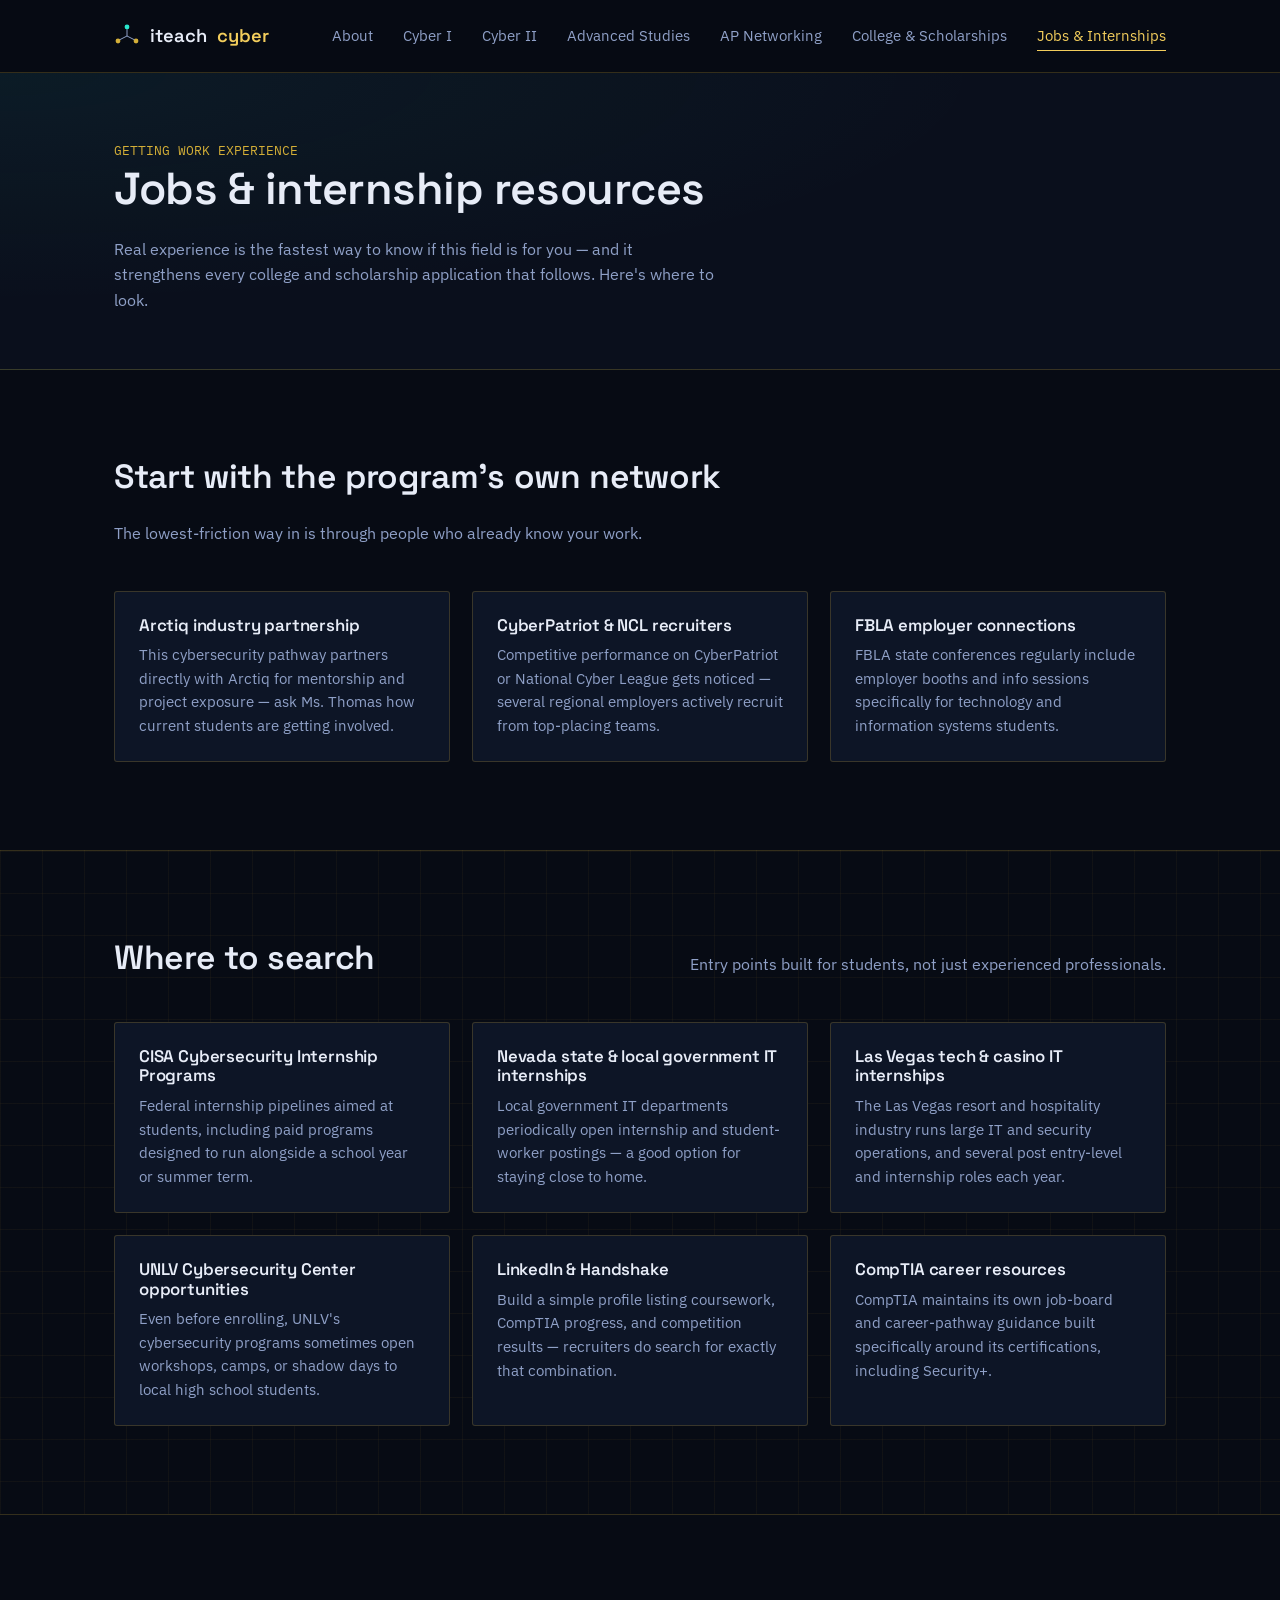
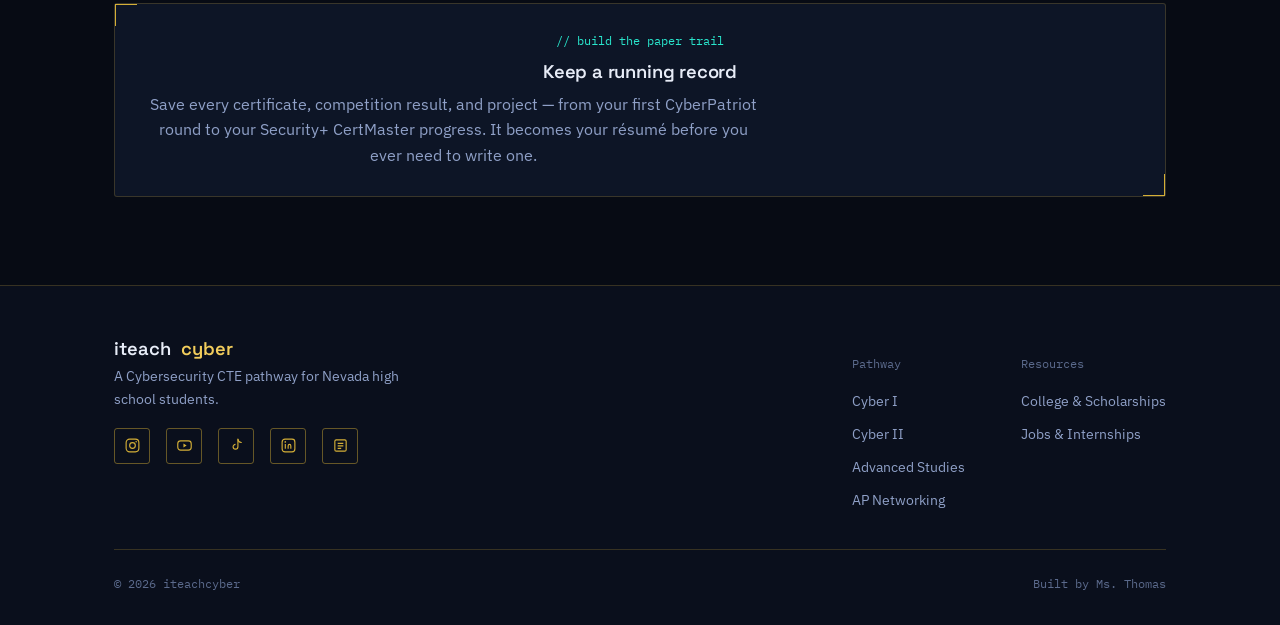
<file: jobs-internships.html>
<!DOCTYPE html>
<html lang="en">
<head>
<meta charset="UTF-8">
<meta name="viewport" content="width=device-width, initial-scale=1.0">
<title>Jobs &amp; Internship Resources — iteachcyber</title>
<meta name="description" content="Job and internship resources for Nevada cybersecurity students.">
<link rel="preconnect" href="https://fonts.googleapis.com">
<link rel="preconnect" href="https://fonts.gstatic.com" crossorigin>
<link href="https://fonts.googleapis.com/css2?family=Space+Grotesk:wght@500;600;700&family=IBM+Plex+Sans:wght@400;500;600&family=IBM+Plex+Mono:wght@400;500&display=swap" rel="stylesheet">
<link rel="stylesheet" href="css/style.css">
</head>
<body>

<nav class="site-nav">
  <div class="wrap">
    <a href="index.html" class="brand">
      <svg class="brand-mark" viewBox="0 0 26 26" fill="none" xmlns="http://www.w3.org/2000/svg">
        <circle cx="13" cy="4" r="2.4" fill="#29E7CD"/>
        <circle cx="4" cy="18" r="2.4" fill="#D4AF37"/>
        <circle cx="22" cy="18" r="2.4" fill="#D4AF37"/>
        <path d="M13 6.4V13M13 13L5.6 16.8M13 13L20.4 16.8" stroke="#8FA0C7" stroke-width="1"/>
      </svg>
      iteach<span>cyber</span>
    </a>
    <button class="nav-toggle" aria-label="Toggle navigation" aria-expanded="false">
      <svg width="18" height="12" viewBox="0 0 18 12" fill="none"><path d="M0 1H18M0 6H18M0 11H18" stroke="currentColor"/></svg>
    </button>
    <ul class="nav-links">
      <li><a href="index.html">About</a></li>
      <li><a href="cyber1.html">Cyber I</a></li>
      <li><a href="cyber2.html">Cyber II</a></li>
      <li><a href="cyber-as.html">Advanced Studies</a></li>
      <li><a href="ap-networking.html">AP Networking</a></li>
      <li><a href="college-scholarships.html">College &amp; Scholarships</a></li>
      <li><a href="jobs-internships.html" aria-current="page">Jobs &amp; Internships</a></li>
    </ul>
  </div>
</nav>

<header class="page-header">
  <div class="wrap">
    <span class="page-kicker">GETTING WORK EXPERIENCE</span>
    <h1>Jobs &amp; internship resources</h1>
    <p class="lede">Real experience is the fastest way to know if this field is for you — and it strengthens every college and scholarship application that follows. Here's where to look.</p>
  </div>
</header>

<section>
  <div class="wrap">
    <div class="section-head">
      <h2>Start with the program's own network</h2>
      <p>The lowest-friction way in is through people who already know your work.</p>
    </div>
    <div class="grid grid-3">
      <div class="resource-card">
        <h3>Arctiq industry partnership</h3>
        <p>This cybersecurity pathway partners directly with Arctiq for mentorship and project exposure — ask Ms. Thomas how current students are getting involved.</p>
      </div>
      <div class="resource-card">
        <h3>CyberPatriot &amp; NCL recruiters</h3>
        <p>Competitive performance on CyberPatriot or National Cyber League gets noticed — several regional employers actively recruit from top-placing teams.</p>
      </div>
      <div class="resource-card">
        <h3>FBLA employer connections</h3>
        <p>FBLA state conferences regularly include employer booths and info sessions specifically for technology and information systems students.</p>
      </div>
    </div>
  </div>
</section>

<section class="grid-wash">
  <div class="wrap">
    <div class="section-head">
      <h2>Where to search</h2>
      <p>Entry points built for students, not just experienced professionals.</p>
    </div>
    <div class="grid grid-3">
      <div class="resource-card">
        <h3>CISA Cybersecurity Internship Programs</h3>
        <p>Federal internship pipelines aimed at students, including paid programs designed to run alongside a school year or summer term.</p>
      </div>
      <div class="resource-card">
        <h3>Nevada state &amp; local government IT internships</h3>
        <p>Local government IT departments periodically open internship and student-worker postings — a good option for staying close to home.</p>
      </div>
      <div class="resource-card">
        <h3>Las Vegas tech &amp; casino IT internships</h3>
        <p>The Las Vegas resort and hospitality industry runs large IT and security operations, and several post entry-level and internship roles each year.</p>
      </div>
      <div class="resource-card">
        <h3>UNLV Cybersecurity Center opportunities</h3>
        <p>Even before enrolling, UNLV's cybersecurity programs sometimes open workshops, camps, or shadow days to local high school students.</p>
      </div>
      <div class="resource-card">
        <h3>LinkedIn &amp; Handshake</h3>
        <p>Build a simple profile listing coursework, CompTIA progress, and competition results — recruiters do search for exactly that combination.</p>
      </div>
      <div class="resource-card">
        <h3>CompTIA career resources</h3>
        <p>CompTIA maintains its own job-board and career-pathway guidance built specifically around its certifications, including Security+.</p>
      </div>
    </div>
  </div>
</section>

<section>
  <div class="wrap">
    <div class="panel text-center">
      <span class="tag">// build the paper trail</span>
      <h3>Keep a running record</h3>
      <p>Save every certificate, competition result, and project — from your first CyberPatriot round to your Security+ CertMaster progress. It becomes your résumé before you ever need to write one.</p>
    </div>
  </div>
</section>

<footer class="site-footer">
  <div class="wrap">
    <div class="footer-top">
      <div class="footer-brand">
        <a href="index.html" class="brand">iteach<span>cyber</span></a>
        <p>A Cybersecurity CTE pathway for Nevada high school students.</p>
        <div class="social-links">
          <a href="https://www.instagram.com/iteachcyber" target="_blank" rel="noopener" aria-label="Instagram">
            <svg viewBox="0 0 24 24" fill="none" stroke="currentColor" stroke-width="1.6"><rect x="3" y="3" width="18" height="18" rx="5"/><circle cx="12" cy="12" r="4"/><circle cx="17.2" cy="6.8" r="1.1" fill="currentColor" stroke="none"/></svg>
          </a>
          <a href="https://www.youtube.com/@iteachcyber" target="_blank" rel="noopener" aria-label="YouTube">
            <svg viewBox="0 0 24 24" fill="none" stroke="currentColor" stroke-width="1.6"><rect x="2.5" y="5.5" width="19" height="13" rx="4"/><path d="M10.5 9.3L15 12l-4.5 2.7z" fill="currentColor" stroke="none"/></svg>
          </a>
          <a href="https://www.tiktok.com/@iteachcyb3r" target="_blank" rel="noopener" aria-label="TikTok">
            <svg viewBox="0 0 24 24" fill="none" stroke="currentColor" stroke-width="1.6"><path d="M14 3v10.8a3.4 3.4 0 1 1-3.4-3.4"/><path d="M14 3c0.2 2.6 2.2 4.6 4.8 4.8" stroke-linecap="round"/></svg>
          </a>
          <a href="https://www.linkedin.com/in/rebecca-thomas-67156b424/" target="_blank" rel="noopener" aria-label="LinkedIn">
            <svg viewBox="0 0 24 24" fill="none" stroke="currentColor" stroke-width="1.6"><rect x="3" y="3" width="18" height="18" rx="4"/><line x1="7.5" y1="10" x2="7.5" y2="16.5"/><circle cx="7.5" cy="7" r="0.4" fill="currentColor"/><path d="M11.5 16.5V12.7c0-1.4 0.9-2.2 2-2.2s1.8 0.7 1.8 2.2v3.8" /></svg>
          </a>
          <a href="https://substack.com/@iteachcyber" target="_blank" rel="noopener" aria-label="Substack">
            <svg viewBox="0 0 24 24" fill="none" stroke="currentColor" stroke-width="1.6"><rect x="4" y="4" width="16" height="16" rx="2"/><path d="M8 9h8M8 12.5h8M8 16h5"/></svg>
          </a>
        </div>
      </div>
      <div class="footer-cols">
        <div class="footer-col">
          <h5>Pathway</h5>
          <a href="cyber1.html">Cyber I</a>
          <a href="cyber2.html">Cyber II</a>
          <a href="cyber-as.html">Advanced Studies</a>
          <a href="ap-networking.html">AP Networking</a>
        </div>
        <div class="footer-col">
          <h5>Resources</h5>
          <a href="college-scholarships.html">College &amp; Scholarships</a>
          <a href="jobs-internships.html">Jobs &amp; Internships</a>
        </div>
      </div>
    </div>
    <div class="footer-bottom">
      <span>© 2026 iteachcyber</span>
      <span>Built by Ms. Thomas</span>
    </div>
  </div>
</footer>

<script src="js/main.js"></script>
</body>
</html>
</file>
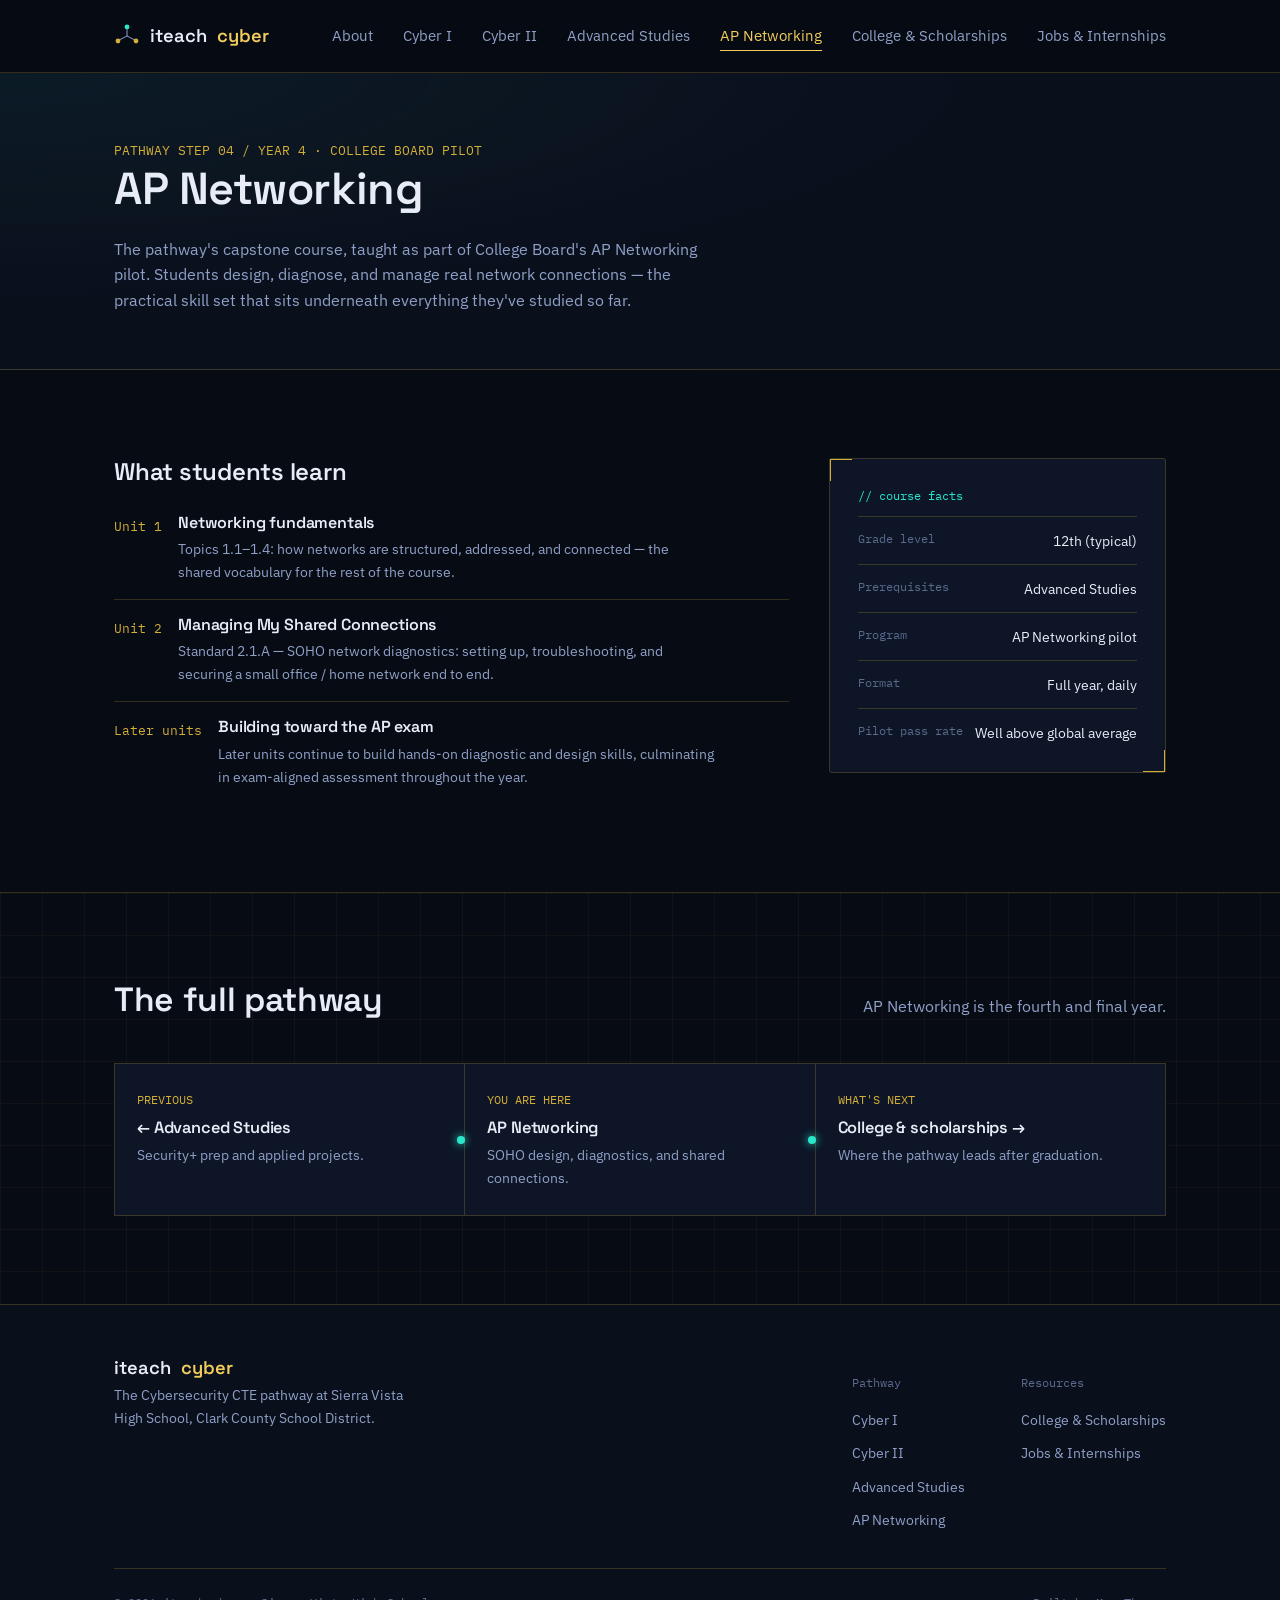
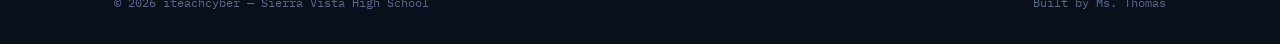
<file: iteachcyber/ap-networking.html>
<!DOCTYPE html>
<html lang="en">
<head>
<meta charset="UTF-8">
<meta name="viewport" content="width=device-width, initial-scale=1.0">
<title>AP Networking — iteachcyber</title>
<meta name="description" content="AP Networking: College Board's AP Networking pilot course at Sierra Vista High School.">
<link rel="preconnect" href="https://fonts.googleapis.com">
<link rel="preconnect" href="https://fonts.gstatic.com" crossorigin>
<link href="https://fonts.googleapis.com/css2?family=Space+Grotesk:wght@500;600;700&family=IBM+Plex+Sans:wght@400;500;600&family=IBM+Plex+Mono:wght@400;500&display=swap" rel="stylesheet">
<link rel="stylesheet" href="css/style.css">
</head>
<body>

<nav class="site-nav">
  <div class="wrap">
    <a href="index.html" class="brand">
      <svg class="brand-mark" viewBox="0 0 26 26" fill="none" xmlns="http://www.w3.org/2000/svg">
        <circle cx="13" cy="4" r="2.4" fill="#29E7CD"/>
        <circle cx="4" cy="18" r="2.4" fill="#D4AF37"/>
        <circle cx="22" cy="18" r="2.4" fill="#D4AF37"/>
        <path d="M13 6.4V13M13 13L5.6 16.8M13 13L20.4 16.8" stroke="#8FA0C7" stroke-width="1"/>
      </svg>
      iteach<span>cyber</span>
    </a>
    <button class="nav-toggle" aria-label="Toggle navigation" aria-expanded="false">
      <svg width="18" height="12" viewBox="0 0 18 12" fill="none"><path d="M0 1H18M0 6H18M0 11H18" stroke="currentColor"/></svg>
    </button>
    <ul class="nav-links">
      <li><a href="index.html">About</a></li>
      <li><a href="cyber1.html">Cyber I</a></li>
      <li><a href="cyber2.html">Cyber II</a></li>
      <li><a href="cyber-as.html">Advanced Studies</a></li>
      <li><a href="ap-networking.html" aria-current="page">AP Networking</a></li>
      <li><a href="college-scholarships.html">College &amp; Scholarships</a></li>
      <li><a href="jobs-internships.html">Jobs &amp; Internships</a></li>
    </ul>
  </div>
</nav>

<header class="page-header">
  <div class="wrap">
    <span class="page-kicker">PATHWAY STEP 04 / YEAR 4 · COLLEGE BOARD PILOT</span>
    <h1>AP Networking</h1>
    <p class="lede">The pathway's capstone course, taught as part of College Board's AP Networking pilot. Students design, diagnose, and manage real network connections — the practical skill set that sits underneath everything they've studied so far.</p>
  </div>
</header>

<section>
  <div class="wrap">
    <div class="course-layout">
      <div>
        <h2>What students learn</h2>
        <ul class="unit-list">
          <li>
            <span class="u-index">Unit 1</span>
            <div>
              <h4>Networking fundamentals</h4>
              <p>Topics 1.1–1.4: how networks are structured, addressed, and connected — the shared vocabulary for the rest of the course.</p>
            </div>
          </li>
          <li>
            <span class="u-index">Unit 2</span>
            <div>
              <h4>Managing My Shared Connections</h4>
              <p>Standard 2.1.A — SOHO network diagnostics: setting up, troubleshooting, and securing a small office / home network end to end.</p>
            </div>
          </li>
          <li>
            <span class="u-index">Later units</span>
            <div>
              <h4>Building toward the AP exam</h4>
              <p>Later units continue to build hands-on diagnostic and design skills, culminating in exam-aligned assessment throughout the year.</p>
            </div>
          </li>
        </ul>
      </div>
      <div class="panel">
        <span class="tag">// course facts</span>
        <ul class="fact-list">
          <li><span class="k">Grade level</span><span class="v">12th (typical)</span></li>
          <li><span class="k">Prerequisites</span><span class="v">Advanced Studies</span></li>
          <li><span class="k">Program</span><span class="v">AP Networking pilot</span></li>
          <li><span class="k">Format</span><span class="v">Full year, daily</span></li>
          <li><span class="k">Pilot pass rate</span><span class="v">Well above global average</span></li>
        </ul>
      </div>
    </div>
  </div>
</section>

<section class="grid-wash">
  <div class="wrap">
    <div class="section-head">
      <h2>The full pathway</h2>
      <p>AP Networking is the fourth and final year.</p>
    </div>
    <div class="pathway">
      <div class="pathway-step">
        <span class="step-index">PREVIOUS</span>
        <h4><a href="cyber-as.html">← Advanced Studies</a></h4>
        <p>Security+ prep and applied projects.</p>
      </div>
      <div class="pathway-step">
        <span class="step-index">YOU ARE HERE</span>
        <h4>AP Networking</h4>
        <p>SOHO design, diagnostics, and shared connections.</p>
      </div>
      <div class="pathway-step">
        <span class="step-index">WHAT'S NEXT</span>
        <h4><a href="college-scholarships.html">College &amp; scholarships →</a></h4>
        <p>Where the pathway leads after graduation.</p>
      </div>
    </div>
  </div>
</section>

<footer class="site-footer">
  <div class="wrap">
    <div class="footer-top">
      <div class="footer-brand">
        <a href="index.html" class="brand">iteach<span>cyber</span></a>
        <p>The Cybersecurity CTE pathway at Sierra Vista High School, Clark County School District.</p>
      </div>
      <div class="footer-cols">
        <div class="footer-col">
          <h5>Pathway</h5>
          <a href="cyber1.html">Cyber I</a>
          <a href="cyber2.html">Cyber II</a>
          <a href="cyber-as.html">Advanced Studies</a>
          <a href="ap-networking.html">AP Networking</a>
        </div>
        <div class="footer-col">
          <h5>Resources</h5>
          <a href="college-scholarships.html">College &amp; Scholarships</a>
          <a href="jobs-internships.html">Jobs &amp; Internships</a>
        </div>
      </div>
    </div>
    <div class="footer-bottom">
      <span>© 2026 iteachcyber — Sierra Vista High School</span>
      <span>Built by Ms. Thomas</span>
    </div>
  </div>
</footer>

<script src="js/main.js"></script>
</body>
</html>
</file>
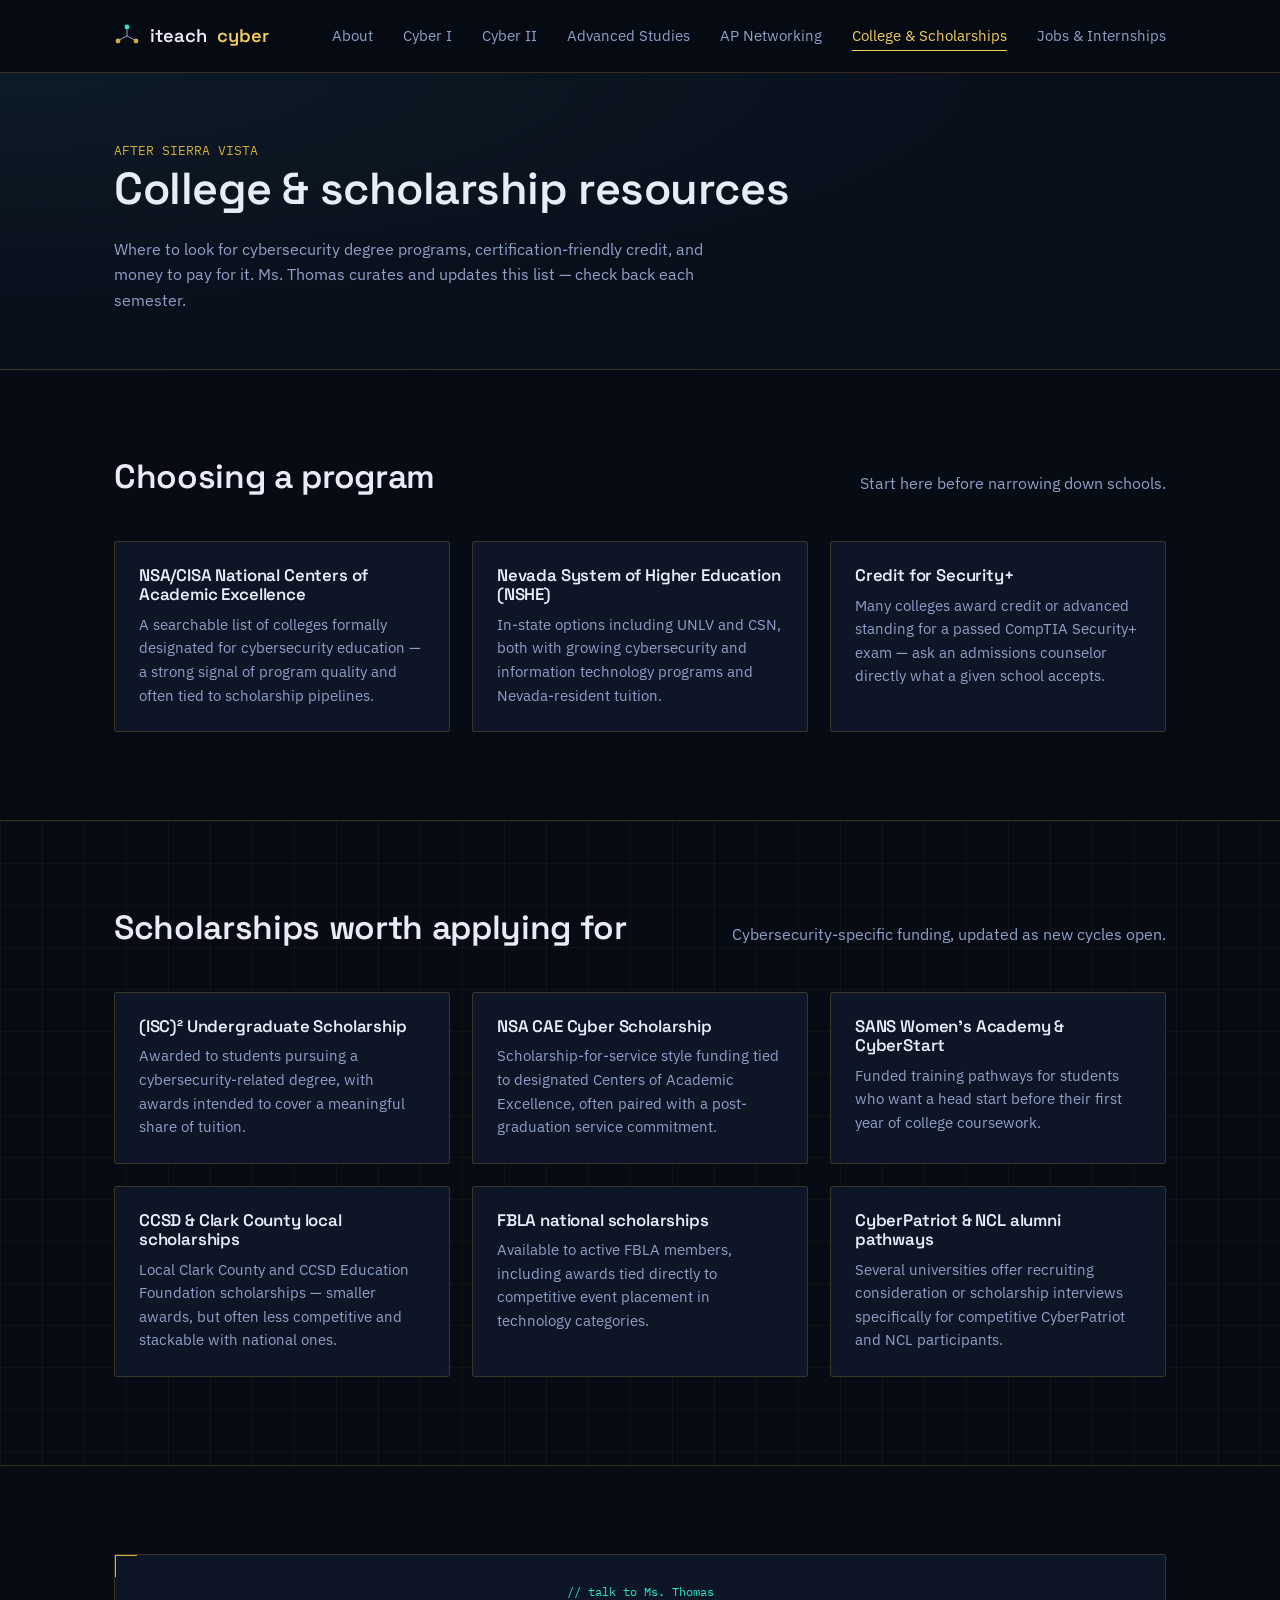
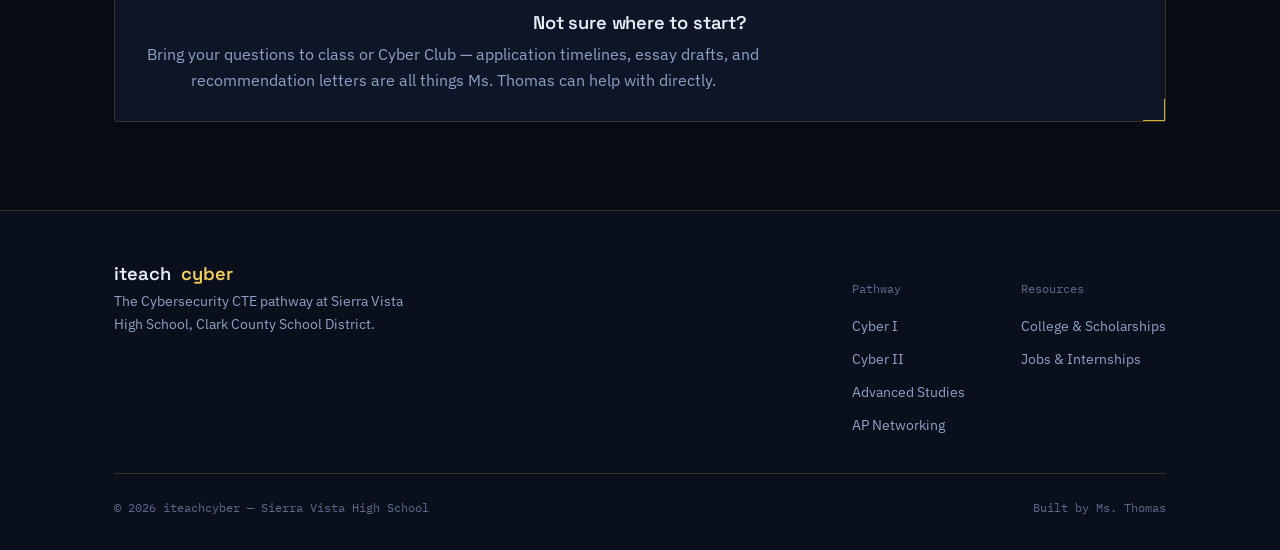
<file: iteachcyber/college-scholarships.html>
<!DOCTYPE html>
<html lang="en">
<head>
<meta charset="UTF-8">
<meta name="viewport" content="width=device-width, initial-scale=1.0">
<title>College &amp; Scholarship Resources — iteachcyber</title>
<meta name="description" content="College and scholarship resources for cybersecurity students at Sierra Vista High School.">
<link rel="preconnect" href="https://fonts.googleapis.com">
<link rel="preconnect" href="https://fonts.gstatic.com" crossorigin>
<link href="https://fonts.googleapis.com/css2?family=Space+Grotesk:wght@500;600;700&family=IBM+Plex+Sans:wght@400;500;600&family=IBM+Plex+Mono:wght@400;500&display=swap" rel="stylesheet">
<link rel="stylesheet" href="css/style.css">
</head>
<body>

<nav class="site-nav">
  <div class="wrap">
    <a href="index.html" class="brand">
      <svg class="brand-mark" viewBox="0 0 26 26" fill="none" xmlns="http://www.w3.org/2000/svg">
        <circle cx="13" cy="4" r="2.4" fill="#29E7CD"/>
        <circle cx="4" cy="18" r="2.4" fill="#D4AF37"/>
        <circle cx="22" cy="18" r="2.4" fill="#D4AF37"/>
        <path d="M13 6.4V13M13 13L5.6 16.8M13 13L20.4 16.8" stroke="#8FA0C7" stroke-width="1"/>
      </svg>
      iteach<span>cyber</span>
    </a>
    <button class="nav-toggle" aria-label="Toggle navigation" aria-expanded="false">
      <svg width="18" height="12" viewBox="0 0 18 12" fill="none"><path d="M0 1H18M0 6H18M0 11H18" stroke="currentColor"/></svg>
    </button>
    <ul class="nav-links">
      <li><a href="index.html">About</a></li>
      <li><a href="cyber1.html">Cyber I</a></li>
      <li><a href="cyber2.html">Cyber II</a></li>
      <li><a href="cyber-as.html">Advanced Studies</a></li>
      <li><a href="ap-networking.html">AP Networking</a></li>
      <li><a href="college-scholarships.html" aria-current="page">College &amp; Scholarships</a></li>
      <li><a href="jobs-internships.html">Jobs &amp; Internships</a></li>
    </ul>
  </div>
</nav>

<header class="page-header">
  <div class="wrap">
    <span class="page-kicker">AFTER SIERRA VISTA</span>
    <h1>College &amp; scholarship resources</h1>
    <p class="lede">Where to look for cybersecurity degree programs, certification-friendly credit, and money to pay for it. Ms. Thomas curates and updates this list — check back each semester.</p>
  </div>
</header>

<section>
  <div class="wrap">
    <div class="section-head">
      <h2>Choosing a program</h2>
      <p>Start here before narrowing down schools.</p>
    </div>
    <div class="grid grid-3">
      <div class="resource-card">
        <h3>NSA/CISA National Centers of Academic Excellence</h3>
        <p>A searchable list of colleges formally designated for cybersecurity education — a strong signal of program quality and often tied to scholarship pipelines.</p>
      </div>
      <div class="resource-card">
        <h3>Nevada System of Higher Education (NSHE)</h3>
        <p>In-state options including UNLV and CSN, both with growing cybersecurity and information technology programs and Nevada-resident tuition.</p>
      </div>
      <div class="resource-card">
        <h3>Credit for Security+</h3>
        <p>Many colleges award credit or advanced standing for a passed CompTIA Security+ exam — ask an admissions counselor directly what a given school accepts.</p>
      </div>
    </div>
  </div>
</section>

<section class="grid-wash">
  <div class="wrap">
    <div class="section-head">
      <h2>Scholarships worth applying for</h2>
      <p>Cybersecurity-specific funding, updated as new cycles open.</p>
    </div>
    <div class="grid grid-3">
      <div class="resource-card">
        <h3>(ISC)² Undergraduate Scholarship</h3>
        <p>Awarded to students pursuing a cybersecurity-related degree, with awards intended to cover a meaningful share of tuition.</p>
      </div>
      <div class="resource-card">
        <h3>NSA CAE Cyber Scholarship</h3>
        <p>Scholarship-for-service style funding tied to designated Centers of Academic Excellence, often paired with a post-graduation service commitment.</p>
      </div>
      <div class="resource-card">
        <h3>SANS Women's Academy &amp; CyberStart</h3>
        <p>Funded training pathways for students who want a head start before their first year of college coursework.</p>
      </div>
      <div class="resource-card">
        <h3>CCSD &amp; Clark County local scholarships</h3>
        <p>Local Clark County and CCSD Education Foundation scholarships — smaller awards, but often less competitive and stackable with national ones.</p>
      </div>
      <div class="resource-card">
        <h3>FBLA national scholarships</h3>
        <p>Available to active FBLA members, including awards tied directly to competitive event placement in technology categories.</p>
      </div>
      <div class="resource-card">
        <h3>CyberPatriot &amp; NCL alumni pathways</h3>
        <p>Several universities offer recruiting consideration or scholarship interviews specifically for competitive CyberPatriot and NCL participants.</p>
      </div>
    </div>
  </div>
</section>

<section>
  <div class="wrap">
    <div class="panel text-center">
      <span class="tag">// talk to Ms. Thomas</span>
      <h3>Not sure where to start?</h3>
      <p>Bring your questions to class or Cyber Club — application timelines, essay drafts, and recommendation letters are all things Ms. Thomas can help with directly.</p>
    </div>
  </div>
</section>

<footer class="site-footer">
  <div class="wrap">
    <div class="footer-top">
      <div class="footer-brand">
        <a href="index.html" class="brand">iteach<span>cyber</span></a>
        <p>The Cybersecurity CTE pathway at Sierra Vista High School, Clark County School District.</p>
      </div>
      <div class="footer-cols">
        <div class="footer-col">
          <h5>Pathway</h5>
          <a href="cyber1.html">Cyber I</a>
          <a href="cyber2.html">Cyber II</a>
          <a href="cyber-as.html">Advanced Studies</a>
          <a href="ap-networking.html">AP Networking</a>
        </div>
        <div class="footer-col">
          <h5>Resources</h5>
          <a href="college-scholarships.html">College &amp; Scholarships</a>
          <a href="jobs-internships.html">Jobs &amp; Internships</a>
        </div>
      </div>
    </div>
    <div class="footer-bottom">
      <span>© 2026 iteachcyber — Sierra Vista High School</span>
      <span>Built by Ms. Thomas</span>
    </div>
  </div>
</footer>

<script src="js/main.js"></script>
</body>
</html>
</file>
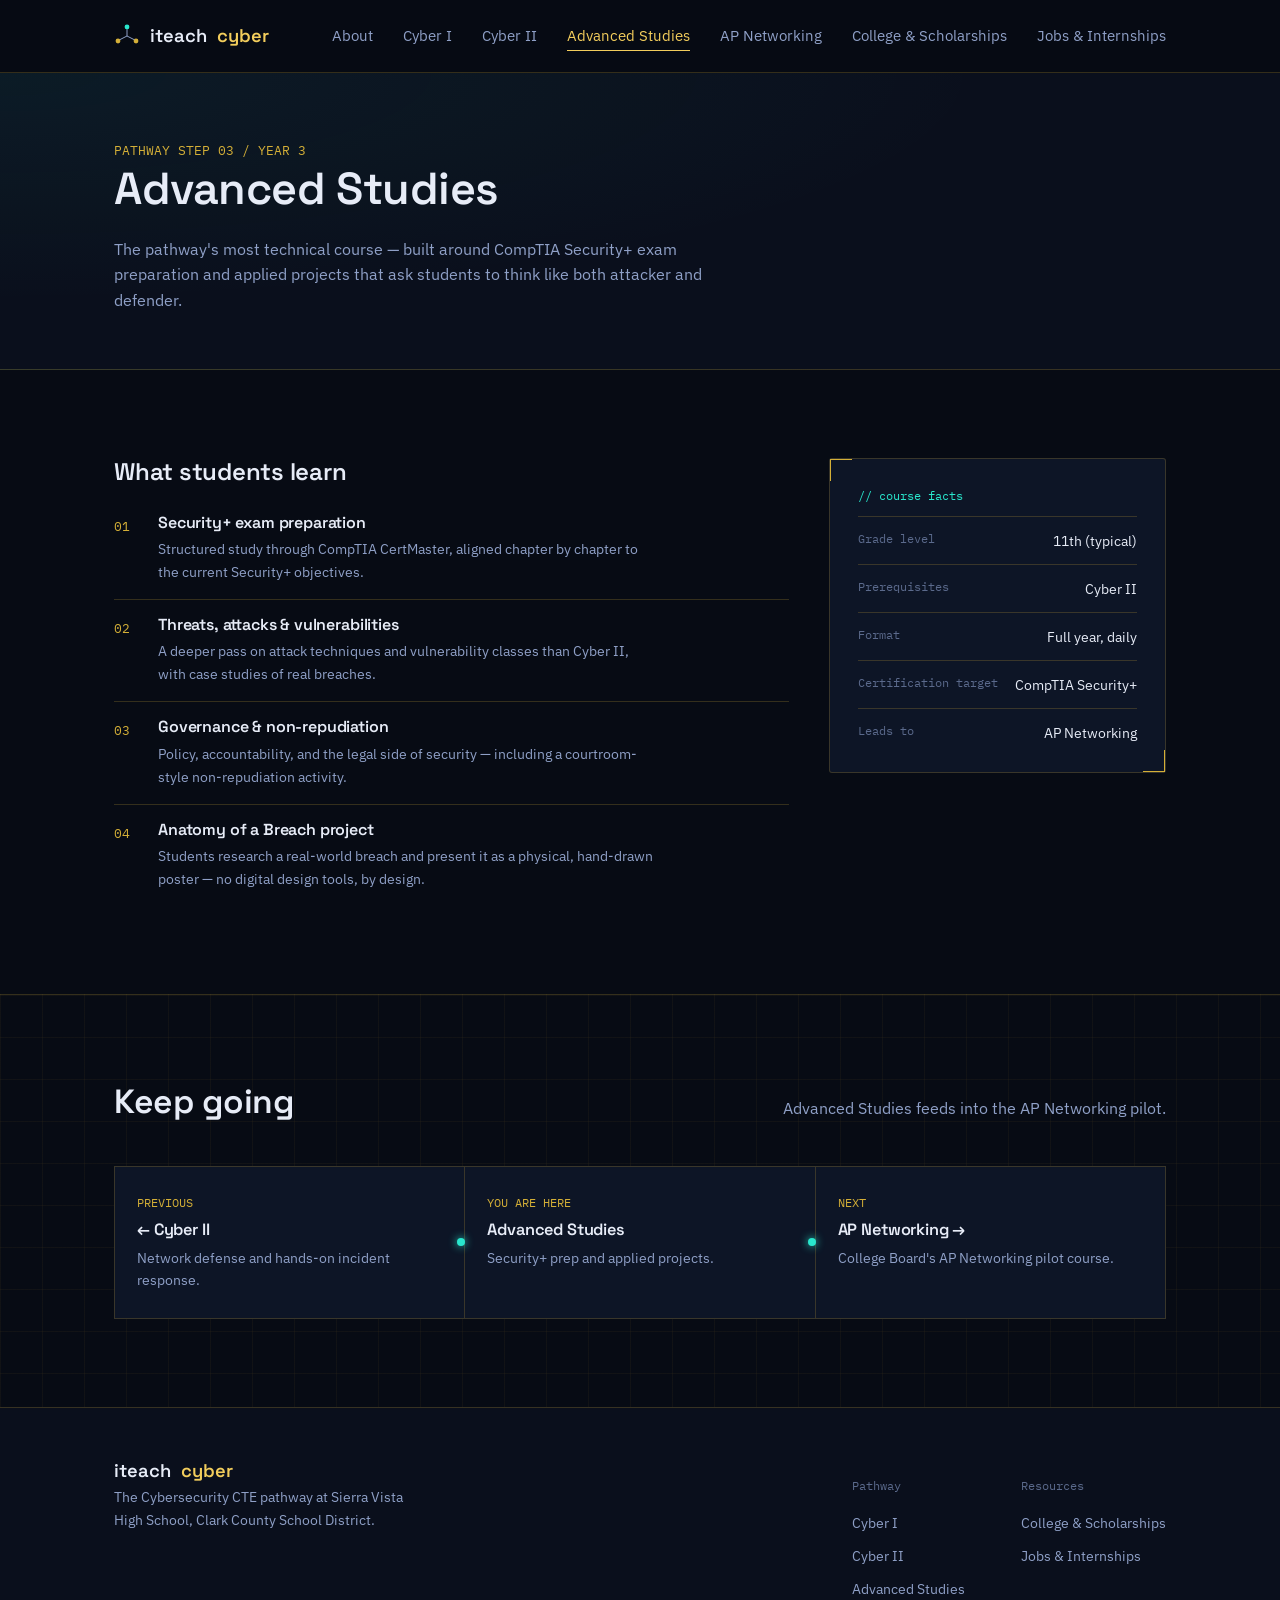
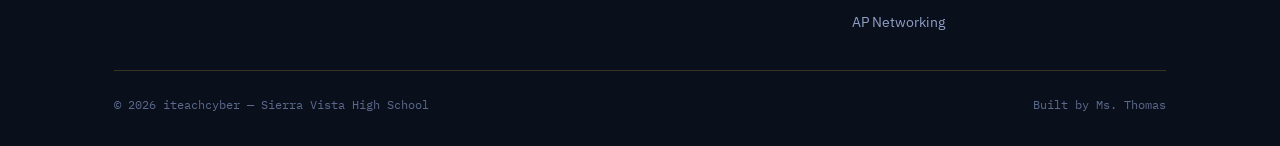
<file: iteachcyber/cyber-as.html>
<!DOCTYPE html>
<html lang="en">
<head>
<meta charset="UTF-8">
<meta name="viewport" content="width=device-width, initial-scale=1.0">
<title>Advanced Studies — iteachcyber</title>
<meta name="description" content="Cyber Advanced Studies: Security+ exam preparation and applied cybersecurity projects at Sierra Vista High School.">
<link rel="preconnect" href="https://fonts.googleapis.com">
<link rel="preconnect" href="https://fonts.gstatic.com" crossorigin>
<link href="https://fonts.googleapis.com/css2?family=Space+Grotesk:wght@500;600;700&family=IBM+Plex+Sans:wght@400;500;600&family=IBM+Plex+Mono:wght@400;500&display=swap" rel="stylesheet">
<link rel="stylesheet" href="css/style.css">
</head>
<body>

<nav class="site-nav">
  <div class="wrap">
    <a href="index.html" class="brand">
      <svg class="brand-mark" viewBox="0 0 26 26" fill="none" xmlns="http://www.w3.org/2000/svg">
        <circle cx="13" cy="4" r="2.4" fill="#29E7CD"/>
        <circle cx="4" cy="18" r="2.4" fill="#D4AF37"/>
        <circle cx="22" cy="18" r="2.4" fill="#D4AF37"/>
        <path d="M13 6.4V13M13 13L5.6 16.8M13 13L20.4 16.8" stroke="#8FA0C7" stroke-width="1"/>
      </svg>
      iteach<span>cyber</span>
    </a>
    <button class="nav-toggle" aria-label="Toggle navigation" aria-expanded="false">
      <svg width="18" height="12" viewBox="0 0 18 12" fill="none"><path d="M0 1H18M0 6H18M0 11H18" stroke="currentColor"/></svg>
    </button>
    <ul class="nav-links">
      <li><a href="index.html">About</a></li>
      <li><a href="cyber1.html">Cyber I</a></li>
      <li><a href="cyber2.html">Cyber II</a></li>
      <li><a href="cyber-as.html" aria-current="page">Advanced Studies</a></li>
      <li><a href="ap-networking.html">AP Networking</a></li>
      <li><a href="college-scholarships.html">College &amp; Scholarships</a></li>
      <li><a href="jobs-internships.html">Jobs &amp; Internships</a></li>
    </ul>
  </div>
</nav>

<header class="page-header">
  <div class="wrap">
    <span class="page-kicker">PATHWAY STEP 03 / YEAR 3</span>
    <h1>Advanced Studies</h1>
    <p class="lede">The pathway's most technical course — built around CompTIA Security+ exam preparation and applied projects that ask students to think like both attacker and defender.</p>
  </div>
</header>

<section>
  <div class="wrap">
    <div class="course-layout">
      <div>
        <h2>What students learn</h2>
        <ul class="unit-list">
          <li>
            <span class="u-index">01</span>
            <div>
              <h4>Security+ exam preparation</h4>
              <p>Structured study through CompTIA CertMaster, aligned chapter by chapter to the current Security+ objectives.</p>
            </div>
          </li>
          <li>
            <span class="u-index">02</span>
            <div>
              <h4>Threats, attacks &amp; vulnerabilities</h4>
              <p>A deeper pass on attack techniques and vulnerability classes than Cyber II, with case studies of real breaches.</p>
            </div>
          </li>
          <li>
            <span class="u-index">03</span>
            <div>
              <h4>Governance &amp; non-repudiation</h4>
              <p>Policy, accountability, and the legal side of security — including a courtroom-style non-repudiation activity.</p>
            </div>
          </li>
          <li>
            <span class="u-index">04</span>
            <div>
              <h4>Anatomy of a Breach project</h4>
              <p>Students research a real-world breach and present it as a physical, hand-drawn poster — no digital design tools, by design.</p>
            </div>
          </li>
        </ul>
      </div>
      <div class="panel">
        <span class="tag">// course facts</span>
        <ul class="fact-list">
          <li><span class="k">Grade level</span><span class="v">11th (typical)</span></li>
          <li><span class="k">Prerequisites</span><span class="v">Cyber II</span></li>
          <li><span class="k">Format</span><span class="v">Full year, daily</span></li>
          <li><span class="k">Certification target</span><span class="v">CompTIA Security+</span></li>
          <li><span class="k">Leads to</span><span class="v">AP Networking</span></li>
        </ul>
      </div>
    </div>
  </div>
</section>

<section class="grid-wash">
  <div class="wrap">
    <div class="section-head">
      <h2>Keep going</h2>
      <p>Advanced Studies feeds into the AP Networking pilot.</p>
    </div>
    <div class="pathway">
      <div class="pathway-step">
        <span class="step-index">PREVIOUS</span>
        <h4><a href="cyber2.html">← Cyber II</a></h4>
        <p>Network defense and hands-on incident response.</p>
      </div>
      <div class="pathway-step">
        <span class="step-index">YOU ARE HERE</span>
        <h4>Advanced Studies</h4>
        <p>Security+ prep and applied projects.</p>
      </div>
      <div class="pathway-step">
        <span class="step-index">NEXT</span>
        <h4><a href="ap-networking.html">AP Networking →</a></h4>
        <p>College Board's AP Networking pilot course.</p>
      </div>
    </div>
  </div>
</section>

<footer class="site-footer">
  <div class="wrap">
    <div class="footer-top">
      <div class="footer-brand">
        <a href="index.html" class="brand">iteach<span>cyber</span></a>
        <p>The Cybersecurity CTE pathway at Sierra Vista High School, Clark County School District.</p>
      </div>
      <div class="footer-cols">
        <div class="footer-col">
          <h5>Pathway</h5>
          <a href="cyber1.html">Cyber I</a>
          <a href="cyber2.html">Cyber II</a>
          <a href="cyber-as.html">Advanced Studies</a>
          <a href="ap-networking.html">AP Networking</a>
        </div>
        <div class="footer-col">
          <h5>Resources</h5>
          <a href="college-scholarships.html">College &amp; Scholarships</a>
          <a href="jobs-internships.html">Jobs &amp; Internships</a>
        </div>
      </div>
    </div>
    <div class="footer-bottom">
      <span>© 2026 iteachcyber — Sierra Vista High School</span>
      <span>Built by Ms. Thomas</span>
    </div>
  </div>
</footer>

<script src="js/main.js"></script>
</body>
</html>
</file>
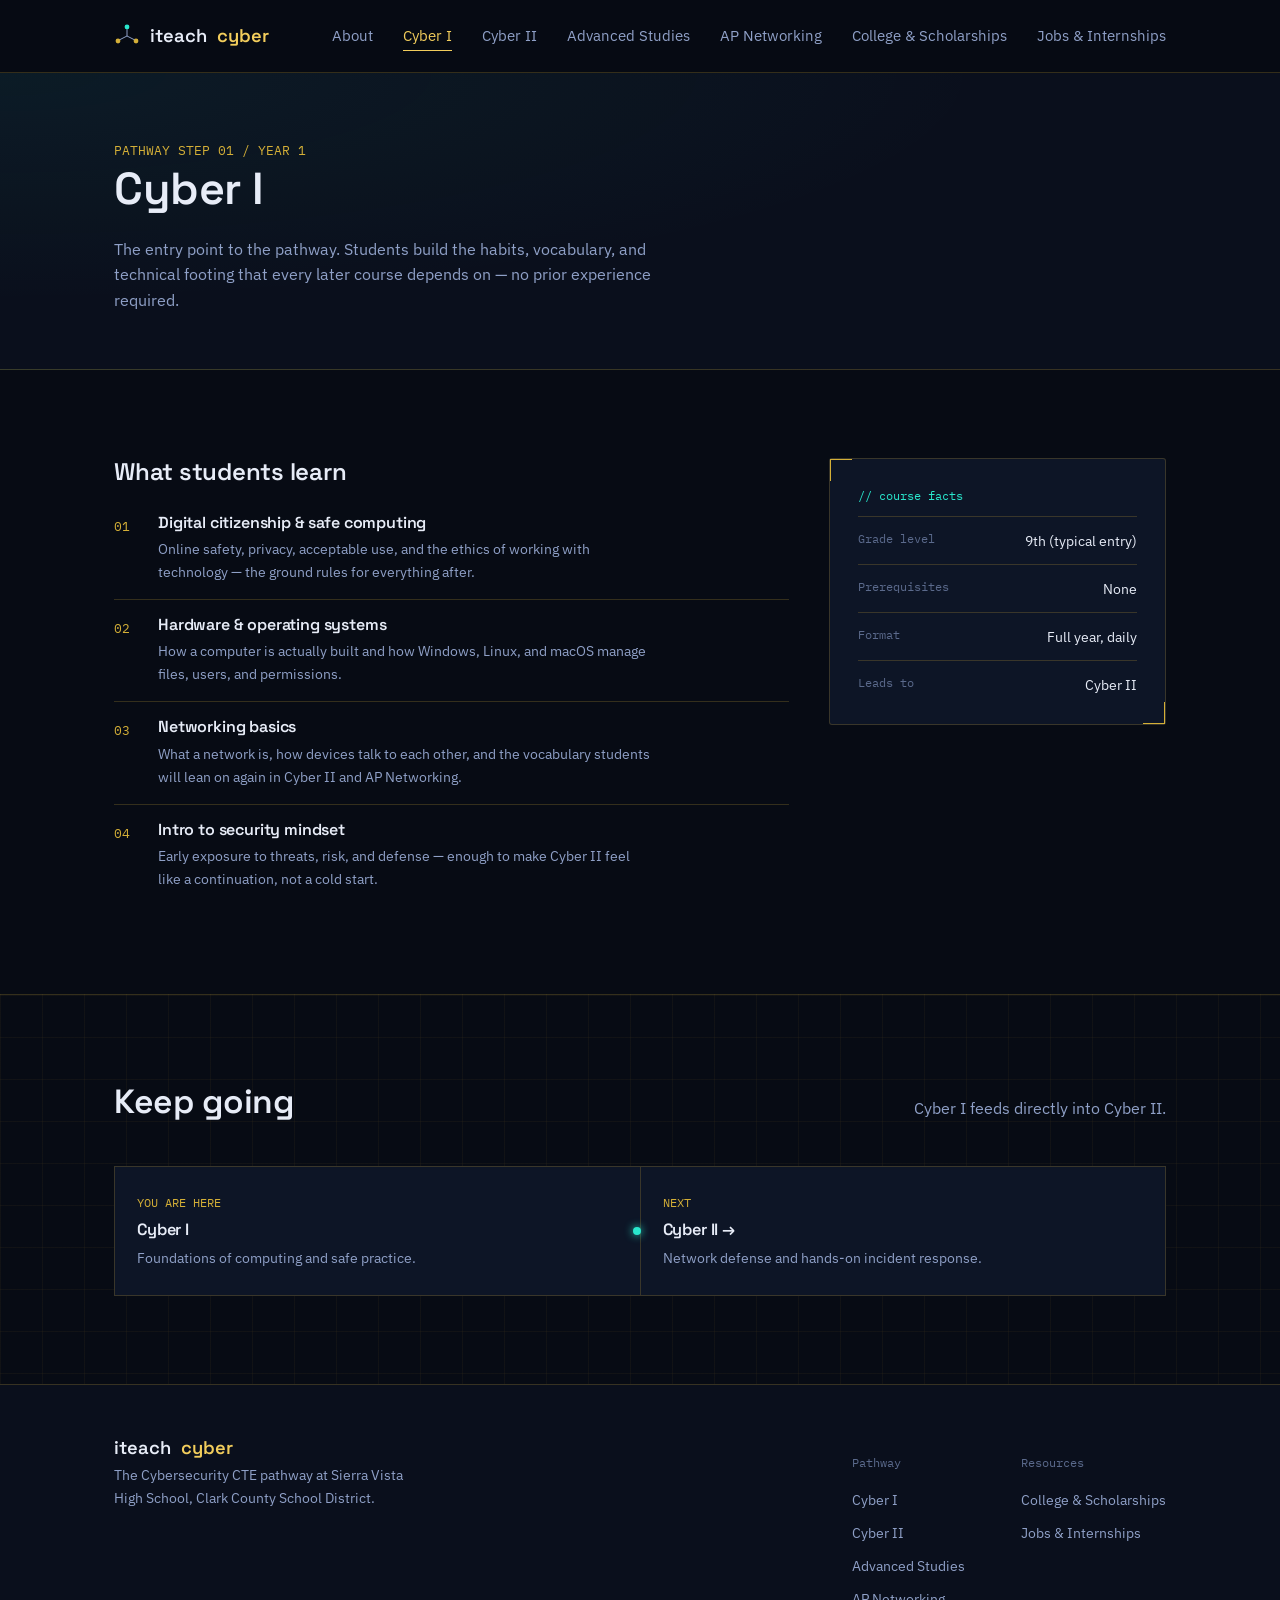
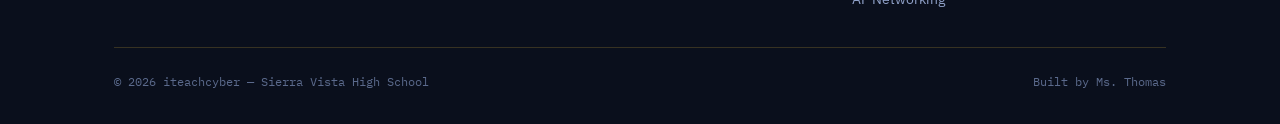
<file: iteachcyber/cyber1.html>
<!DOCTYPE html>
<html lang="en">
<head>
<meta charset="UTF-8">
<meta name="viewport" content="width=device-width, initial-scale=1.0">
<title>Cyber I — iteachcyber</title>
<meta name="description" content="Cyber I: the foundational first-year course in Sierra Vista High School's cybersecurity pathway.">
<link rel="preconnect" href="https://fonts.googleapis.com">
<link rel="preconnect" href="https://fonts.gstatic.com" crossorigin>
<link href="https://fonts.googleapis.com/css2?family=Space+Grotesk:wght@500;600;700&family=IBM+Plex+Sans:wght@400;500;600&family=IBM+Plex+Mono:wght@400;500&display=swap" rel="stylesheet">
<link rel="stylesheet" href="css/style.css">
</head>
<body>

<nav class="site-nav">
  <div class="wrap">
    <a href="index.html" class="brand">
      <svg class="brand-mark" viewBox="0 0 26 26" fill="none" xmlns="http://www.w3.org/2000/svg">
        <circle cx="13" cy="4" r="2.4" fill="#29E7CD"/>
        <circle cx="4" cy="18" r="2.4" fill="#D4AF37"/>
        <circle cx="22" cy="18" r="2.4" fill="#D4AF37"/>
        <path d="M13 6.4V13M13 13L5.6 16.8M13 13L20.4 16.8" stroke="#8FA0C7" stroke-width="1"/>
      </svg>
      iteach<span>cyber</span>
    </a>
    <button class="nav-toggle" aria-label="Toggle navigation" aria-expanded="false">
      <svg width="18" height="12" viewBox="0 0 18 12" fill="none"><path d="M0 1H18M0 6H18M0 11H18" stroke="currentColor"/></svg>
    </button>
    <ul class="nav-links">
      <li><a href="index.html">About</a></li>
      <li><a href="cyber1.html" aria-current="page">Cyber I</a></li>
      <li><a href="cyber2.html">Cyber II</a></li>
      <li><a href="cyber-as.html">Advanced Studies</a></li>
      <li><a href="ap-networking.html">AP Networking</a></li>
      <li><a href="college-scholarships.html">College &amp; Scholarships</a></li>
      <li><a href="jobs-internships.html">Jobs &amp; Internships</a></li>
    </ul>
  </div>
</nav>

<header class="page-header">
  <div class="wrap">
    <span class="page-kicker">PATHWAY STEP 01 / YEAR 1</span>
    <h1>Cyber I</h1>
    <p class="lede">The entry point to the pathway. Students build the habits, vocabulary, and technical footing that every later course depends on — no prior experience required.</p>
  </div>
</header>

<section>
  <div class="wrap">
    <div class="course-layout">
      <div>
        <h2>What students learn</h2>
        <ul class="unit-list">
          <li>
            <span class="u-index">01</span>
            <div>
              <h4>Digital citizenship &amp; safe computing</h4>
              <p>Online safety, privacy, acceptable use, and the ethics of working with technology — the ground rules for everything after.</p>
            </div>
          </li>
          <li>
            <span class="u-index">02</span>
            <div>
              <h4>Hardware &amp; operating systems</h4>
              <p>How a computer is actually built and how Windows, Linux, and macOS manage files, users, and permissions.</p>
            </div>
          </li>
          <li>
            <span class="u-index">03</span>
            <div>
              <h4>Networking basics</h4>
              <p>What a network is, how devices talk to each other, and the vocabulary students will lean on again in Cyber II and AP Networking.</p>
            </div>
          </li>
          <li>
            <span class="u-index">04</span>
            <div>
              <h4>Intro to security mindset</h4>
              <p>Early exposure to threats, risk, and defense — enough to make Cyber II feel like a continuation, not a cold start.</p>
            </div>
          </li>
        </ul>
      </div>
      <div class="panel">
        <span class="tag">// course facts</span>
        <ul class="fact-list">
          <li><span class="k">Grade level</span><span class="v">9th (typical entry)</span></li>
          <li><span class="k">Prerequisites</span><span class="v">None</span></li>
          <li><span class="k">Format</span><span class="v">Full year, daily</span></li>
          <li><span class="k">Leads to</span><span class="v">Cyber II</span></li>
        </ul>
      </div>
    </div>
  </div>
</section>

<section class="grid-wash">
  <div class="wrap">
    <div class="section-head">
      <h2>Keep going</h2>
      <p>Cyber I feeds directly into Cyber II.</p>
    </div>
    <div class="pathway">
      <div class="pathway-step">
        <span class="step-index">YOU ARE HERE</span>
        <h4>Cyber I</h4>
        <p>Foundations of computing and safe practice.</p>
      </div>
      <div class="pathway-step">
        <span class="step-index">NEXT</span>
        <h4><a href="cyber2.html">Cyber II →</a></h4>
        <p>Network defense and hands-on incident response.</p>
      </div>
    </div>
  </div>
</section>

<footer class="site-footer">
  <div class="wrap">
    <div class="footer-top">
      <div class="footer-brand">
        <a href="index.html" class="brand">iteach<span>cyber</span></a>
        <p>The Cybersecurity CTE pathway at Sierra Vista High School, Clark County School District.</p>
      </div>
      <div class="footer-cols">
        <div class="footer-col">
          <h5>Pathway</h5>
          <a href="cyber1.html">Cyber I</a>
          <a href="cyber2.html">Cyber II</a>
          <a href="cyber-as.html">Advanced Studies</a>
          <a href="ap-networking.html">AP Networking</a>
        </div>
        <div class="footer-col">
          <h5>Resources</h5>
          <a href="college-scholarships.html">College &amp; Scholarships</a>
          <a href="jobs-internships.html">Jobs &amp; Internships</a>
        </div>
      </div>
    </div>
    <div class="footer-bottom">
      <span>© 2026 iteachcyber — Sierra Vista High School</span>
      <span>Built by Ms. Thomas</span>
    </div>
  </div>
</footer>

<script src="js/main.js"></script>
</body>
</html>
</file>
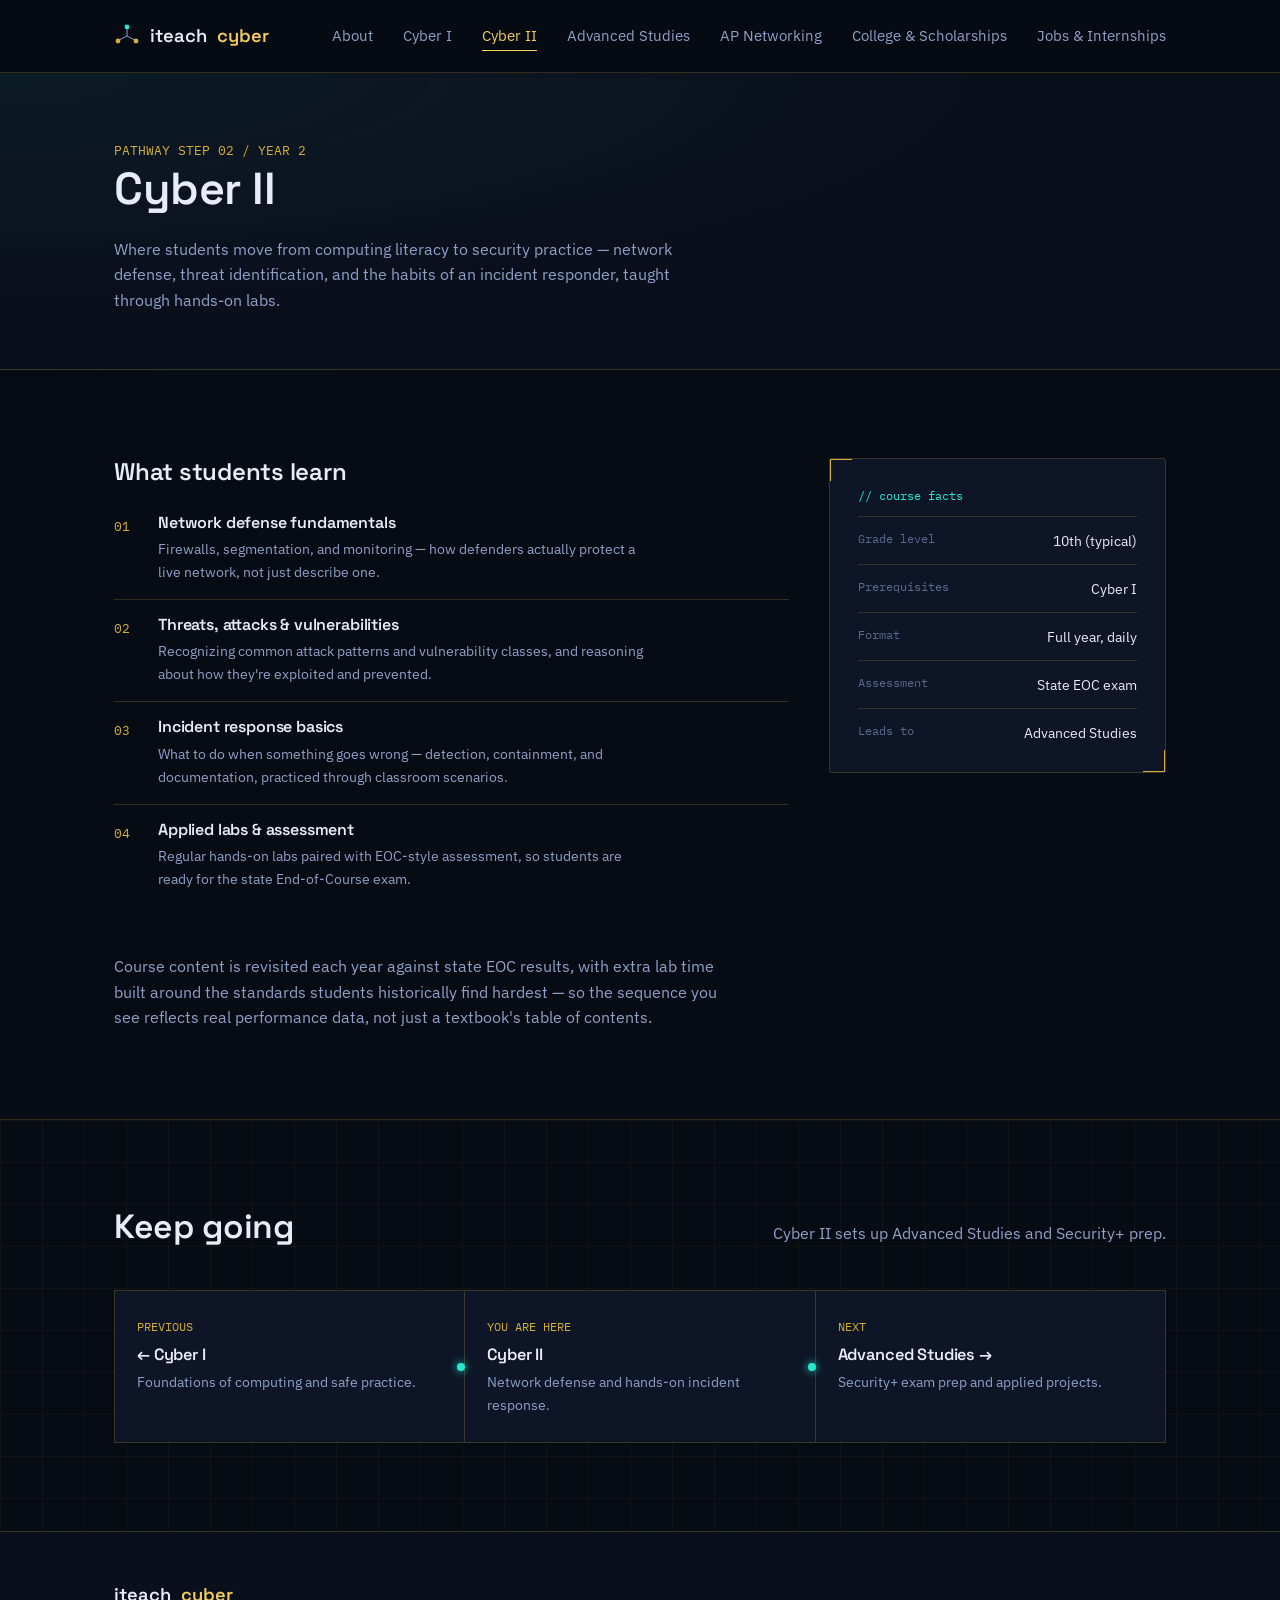
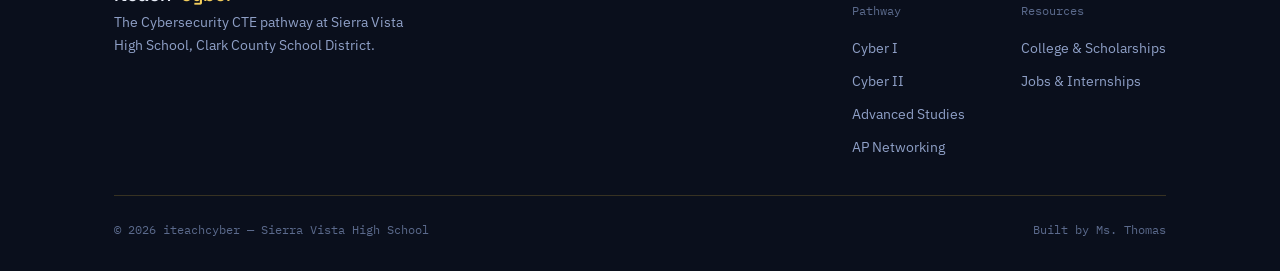
<file: iteachcyber/cyber2.html>
<!DOCTYPE html>
<html lang="en">
<head>
<meta charset="UTF-8">
<meta name="viewport" content="width=device-width, initial-scale=1.0">
<title>Cyber II — iteachcyber</title>
<meta name="description" content="Cyber II: network defense, threat analysis, and incident response at Sierra Vista High School.">
<link rel="preconnect" href="https://fonts.googleapis.com">
<link rel="preconnect" href="https://fonts.gstatic.com" crossorigin>
<link href="https://fonts.googleapis.com/css2?family=Space+Grotesk:wght@500;600;700&family=IBM+Plex+Sans:wght@400;500;600&family=IBM+Plex+Mono:wght@400;500&display=swap" rel="stylesheet">
<link rel="stylesheet" href="css/style.css">
</head>
<body>

<nav class="site-nav">
  <div class="wrap">
    <a href="index.html" class="brand">
      <svg class="brand-mark" viewBox="0 0 26 26" fill="none" xmlns="http://www.w3.org/2000/svg">
        <circle cx="13" cy="4" r="2.4" fill="#29E7CD"/>
        <circle cx="4" cy="18" r="2.4" fill="#D4AF37"/>
        <circle cx="22" cy="18" r="2.4" fill="#D4AF37"/>
        <path d="M13 6.4V13M13 13L5.6 16.8M13 13L20.4 16.8" stroke="#8FA0C7" stroke-width="1"/>
      </svg>
      iteach<span>cyber</span>
    </a>
    <button class="nav-toggle" aria-label="Toggle navigation" aria-expanded="false">
      <svg width="18" height="12" viewBox="0 0 18 12" fill="none"><path d="M0 1H18M0 6H18M0 11H18" stroke="currentColor"/></svg>
    </button>
    <ul class="nav-links">
      <li><a href="index.html">About</a></li>
      <li><a href="cyber1.html">Cyber I</a></li>
      <li><a href="cyber2.html" aria-current="page">Cyber II</a></li>
      <li><a href="cyber-as.html">Advanced Studies</a></li>
      <li><a href="ap-networking.html">AP Networking</a></li>
      <li><a href="college-scholarships.html">College &amp; Scholarships</a></li>
      <li><a href="jobs-internships.html">Jobs &amp; Internships</a></li>
    </ul>
  </div>
</nav>

<header class="page-header">
  <div class="wrap">
    <span class="page-kicker">PATHWAY STEP 02 / YEAR 2</span>
    <h1>Cyber II</h1>
    <p class="lede">Where students move from computing literacy to security practice — network defense, threat identification, and the habits of an incident responder, taught through hands-on labs.</p>
  </div>
</header>

<section>
  <div class="wrap">
    <div class="course-layout">
      <div>
        <h2>What students learn</h2>
        <ul class="unit-list">
          <li>
            <span class="u-index">01</span>
            <div>
              <h4>Network defense fundamentals</h4>
              <p>Firewalls, segmentation, and monitoring — how defenders actually protect a live network, not just describe one.</p>
            </div>
          </li>
          <li>
            <span class="u-index">02</span>
            <div>
              <h4>Threats, attacks &amp; vulnerabilities</h4>
              <p>Recognizing common attack patterns and vulnerability classes, and reasoning about how they're exploited and prevented.</p>
            </div>
          </li>
          <li>
            <span class="u-index">03</span>
            <div>
              <h4>Incident response basics</h4>
              <p>What to do when something goes wrong — detection, containment, and documentation, practiced through classroom scenarios.</p>
            </div>
          </li>
          <li>
            <span class="u-index">04</span>
            <div>
              <h4>Applied labs &amp; assessment</h4>
              <p>Regular hands-on labs paired with EOC-style assessment, so students are ready for the state End-of-Course exam.</p>
            </div>
          </li>
        </ul>
        <p class="mt-lg">Course content is revisited each year against state EOC results, with extra lab time built around the standards students historically find hardest — so the sequence you see reflects real performance data, not just a textbook's table of contents.</p>
      </div>
      <div class="panel">
        <span class="tag">// course facts</span>
        <ul class="fact-list">
          <li><span class="k">Grade level</span><span class="v">10th (typical)</span></li>
          <li><span class="k">Prerequisites</span><span class="v">Cyber I</span></li>
          <li><span class="k">Format</span><span class="v">Full year, daily</span></li>
          <li><span class="k">Assessment</span><span class="v">State EOC exam</span></li>
          <li><span class="k">Leads to</span><span class="v">Advanced Studies</span></li>
        </ul>
      </div>
    </div>
  </div>
</section>

<section class="grid-wash">
  <div class="wrap">
    <div class="section-head">
      <h2>Keep going</h2>
      <p>Cyber II sets up Advanced Studies and Security+ prep.</p>
    </div>
    <div class="pathway">
      <div class="pathway-step">
        <span class="step-index">PREVIOUS</span>
        <h4><a href="cyber1.html">← Cyber I</a></h4>
        <p>Foundations of computing and safe practice.</p>
      </div>
      <div class="pathway-step">
        <span class="step-index">YOU ARE HERE</span>
        <h4>Cyber II</h4>
        <p>Network defense and hands-on incident response.</p>
      </div>
      <div class="pathway-step">
        <span class="step-index">NEXT</span>
        <h4><a href="cyber-as.html">Advanced Studies →</a></h4>
        <p>Security+ exam prep and applied projects.</p>
      </div>
    </div>
  </div>
</section>

<footer class="site-footer">
  <div class="wrap">
    <div class="footer-top">
      <div class="footer-brand">
        <a href="index.html" class="brand">iteach<span>cyber</span></a>
        <p>The Cybersecurity CTE pathway at Sierra Vista High School, Clark County School District.</p>
      </div>
      <div class="footer-cols">
        <div class="footer-col">
          <h5>Pathway</h5>
          <a href="cyber1.html">Cyber I</a>
          <a href="cyber2.html">Cyber II</a>
          <a href="cyber-as.html">Advanced Studies</a>
          <a href="ap-networking.html">AP Networking</a>
        </div>
        <div class="footer-col">
          <h5>Resources</h5>
          <a href="college-scholarships.html">College &amp; Scholarships</a>
          <a href="jobs-internships.html">Jobs &amp; Internships</a>
        </div>
      </div>
    </div>
    <div class="footer-bottom">
      <span>© 2026 iteachcyber — Sierra Vista High School</span>
      <span>Built by Ms. Thomas</span>
    </div>
  </div>
</footer>

<script src="js/main.js"></script>
</body>
</html>
</file>
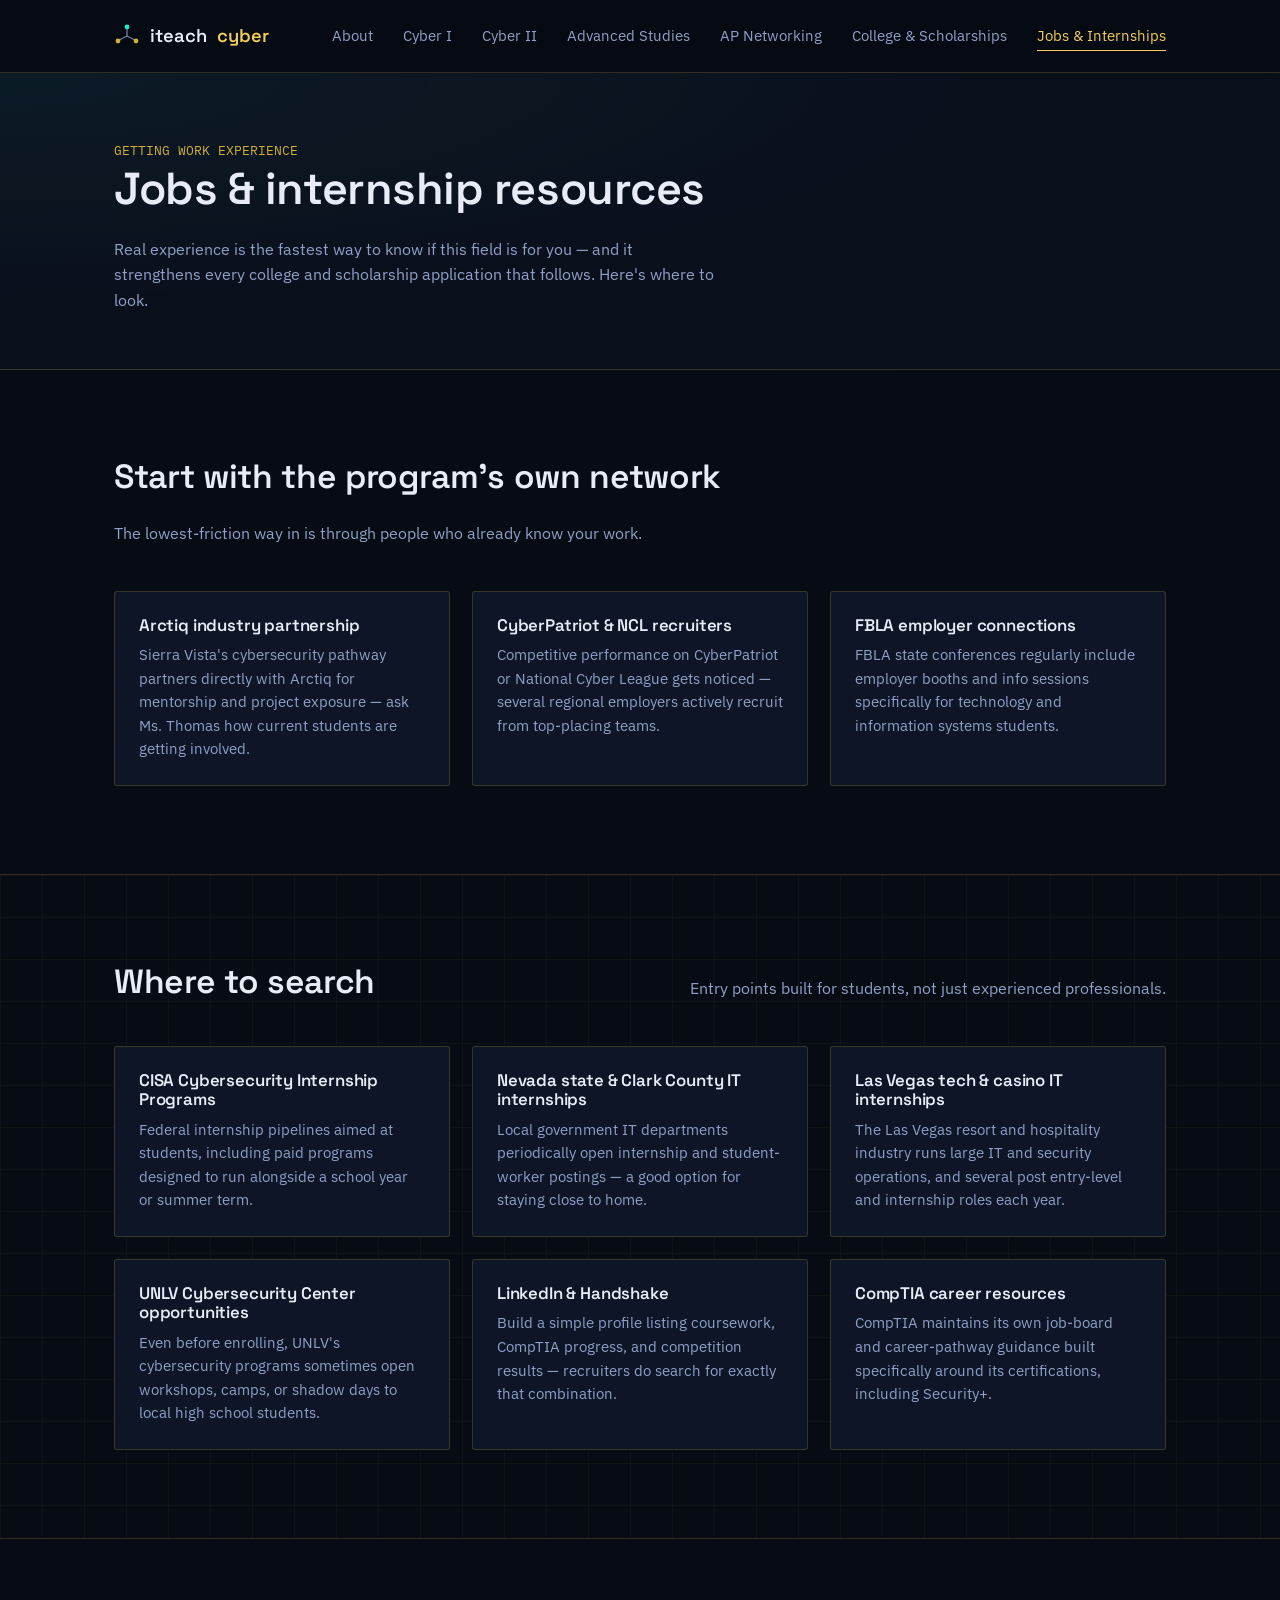
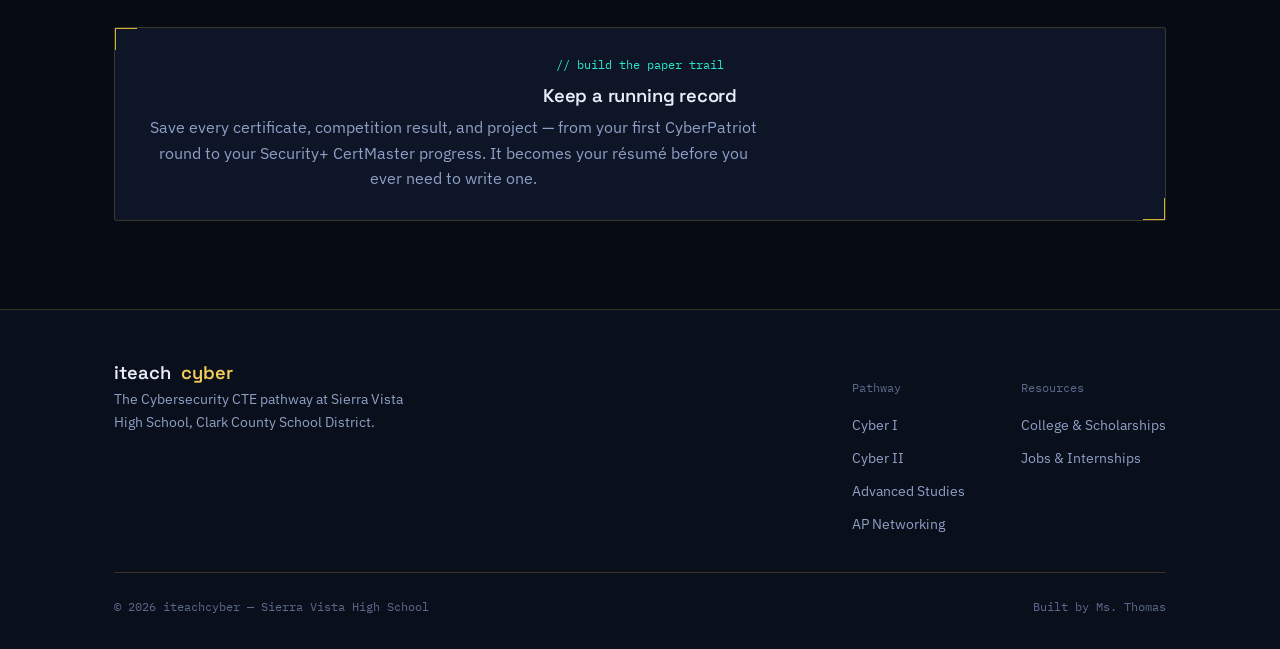
<file: iteachcyber/jobs-internships.html>
<!DOCTYPE html>
<html lang="en">
<head>
<meta charset="UTF-8">
<meta name="viewport" content="width=device-width, initial-scale=1.0">
<title>Jobs &amp; Internship Resources — iteachcyber</title>
<meta name="description" content="Job and internship resources for cybersecurity students at Sierra Vista High School.">
<link rel="preconnect" href="https://fonts.googleapis.com">
<link rel="preconnect" href="https://fonts.gstatic.com" crossorigin>
<link href="https://fonts.googleapis.com/css2?family=Space+Grotesk:wght@500;600;700&family=IBM+Plex+Sans:wght@400;500;600&family=IBM+Plex+Mono:wght@400;500&display=swap" rel="stylesheet">
<link rel="stylesheet" href="css/style.css">
</head>
<body>

<nav class="site-nav">
  <div class="wrap">
    <a href="index.html" class="brand">
      <svg class="brand-mark" viewBox="0 0 26 26" fill="none" xmlns="http://www.w3.org/2000/svg">
        <circle cx="13" cy="4" r="2.4" fill="#29E7CD"/>
        <circle cx="4" cy="18" r="2.4" fill="#D4AF37"/>
        <circle cx="22" cy="18" r="2.4" fill="#D4AF37"/>
        <path d="M13 6.4V13M13 13L5.6 16.8M13 13L20.4 16.8" stroke="#8FA0C7" stroke-width="1"/>
      </svg>
      iteach<span>cyber</span>
    </a>
    <button class="nav-toggle" aria-label="Toggle navigation" aria-expanded="false">
      <svg width="18" height="12" viewBox="0 0 18 12" fill="none"><path d="M0 1H18M0 6H18M0 11H18" stroke="currentColor"/></svg>
    </button>
    <ul class="nav-links">
      <li><a href="index.html">About</a></li>
      <li><a href="cyber1.html">Cyber I</a></li>
      <li><a href="cyber2.html">Cyber II</a></li>
      <li><a href="cyber-as.html">Advanced Studies</a></li>
      <li><a href="ap-networking.html">AP Networking</a></li>
      <li><a href="college-scholarships.html">College &amp; Scholarships</a></li>
      <li><a href="jobs-internships.html" aria-current="page">Jobs &amp; Internships</a></li>
    </ul>
  </div>
</nav>

<header class="page-header">
  <div class="wrap">
    <span class="page-kicker">GETTING WORK EXPERIENCE</span>
    <h1>Jobs &amp; internship resources</h1>
    <p class="lede">Real experience is the fastest way to know if this field is for you — and it strengthens every college and scholarship application that follows. Here's where to look.</p>
  </div>
</header>

<section>
  <div class="wrap">
    <div class="section-head">
      <h2>Start with the program's own network</h2>
      <p>The lowest-friction way in is through people who already know your work.</p>
    </div>
    <div class="grid grid-3">
      <div class="resource-card">
        <h3>Arctiq industry partnership</h3>
        <p>Sierra Vista's cybersecurity pathway partners directly with Arctiq for mentorship and project exposure — ask Ms. Thomas how current students are getting involved.</p>
      </div>
      <div class="resource-card">
        <h3>CyberPatriot &amp; NCL recruiters</h3>
        <p>Competitive performance on CyberPatriot or National Cyber League gets noticed — several regional employers actively recruit from top-placing teams.</p>
      </div>
      <div class="resource-card">
        <h3>FBLA employer connections</h3>
        <p>FBLA state conferences regularly include employer booths and info sessions specifically for technology and information systems students.</p>
      </div>
    </div>
  </div>
</section>

<section class="grid-wash">
  <div class="wrap">
    <div class="section-head">
      <h2>Where to search</h2>
      <p>Entry points built for students, not just experienced professionals.</p>
    </div>
    <div class="grid grid-3">
      <div class="resource-card">
        <h3>CISA Cybersecurity Internship Programs</h3>
        <p>Federal internship pipelines aimed at students, including paid programs designed to run alongside a school year or summer term.</p>
      </div>
      <div class="resource-card">
        <h3>Nevada state &amp; Clark County IT internships</h3>
        <p>Local government IT departments periodically open internship and student-worker postings — a good option for staying close to home.</p>
      </div>
      <div class="resource-card">
        <h3>Las Vegas tech &amp; casino IT internships</h3>
        <p>The Las Vegas resort and hospitality industry runs large IT and security operations, and several post entry-level and internship roles each year.</p>
      </div>
      <div class="resource-card">
        <h3>UNLV Cybersecurity Center opportunities</h3>
        <p>Even before enrolling, UNLV's cybersecurity programs sometimes open workshops, camps, or shadow days to local high school students.</p>
      </div>
      <div class="resource-card">
        <h3>LinkedIn &amp; Handshake</h3>
        <p>Build a simple profile listing coursework, CompTIA progress, and competition results — recruiters do search for exactly that combination.</p>
      </div>
      <div class="resource-card">
        <h3>CompTIA career resources</h3>
        <p>CompTIA maintains its own job-board and career-pathway guidance built specifically around its certifications, including Security+.</p>
      </div>
    </div>
  </div>
</section>

<section>
  <div class="wrap">
    <div class="panel text-center">
      <span class="tag">// build the paper trail</span>
      <h3>Keep a running record</h3>
      <p>Save every certificate, competition result, and project — from your first CyberPatriot round to your Security+ CertMaster progress. It becomes your résumé before you ever need to write one.</p>
    </div>
  </div>
</section>

<footer class="site-footer">
  <div class="wrap">
    <div class="footer-top">
      <div class="footer-brand">
        <a href="index.html" class="brand">iteach<span>cyber</span></a>
        <p>The Cybersecurity CTE pathway at Sierra Vista High School, Clark County School District.</p>
      </div>
      <div class="footer-cols">
        <div class="footer-col">
          <h5>Pathway</h5>
          <a href="cyber1.html">Cyber I</a>
          <a href="cyber2.html">Cyber II</a>
          <a href="cyber-as.html">Advanced Studies</a>
          <a href="ap-networking.html">AP Networking</a>
        </div>
        <div class="footer-col">
          <h5>Resources</h5>
          <a href="college-scholarships.html">College &amp; Scholarships</a>
          <a href="jobs-internships.html">Jobs &amp; Internships</a>
        </div>
      </div>
    </div>
    <div class="footer-bottom">
      <span>© 2026 iteachcyber — Sierra Vista High School</span>
      <span>Built by Ms. Thomas</span>
    </div>
  </div>
</footer>

<script src="js/main.js"></script>
</body>
</html>
</file>
<file: css/style.css>
/* ==========================================================================
   iteachcyber — design tokens
   ========================================================================== */

:root {
  /* color */
  --bg:            #070b14;
  --bg-soft:       #0a0f1c;
  --panel:         #0d1526;
  --panel-raised:  #101b33;
  --navy-mid:      #13224d;
  --hairline:      rgba(212, 175, 55, 0.22);
  --hairline-strong: rgba(212, 175, 55, 0.45);
  --gold:          #d4af37;
  --gold-bright:   #f2cd5c;
  --cyan:          #29e7cd;
  --cyan-dim:      rgba(41, 231, 205, 0.35);
  --text:          #e7ecf7;
  --text-muted:    #8fa0c7;
  --text-faint:    #5b6a8c;
  --danger:        #ff6b6b;

  /* type */
  --font-display: "Space Grotesk", "Segoe UI", sans-serif;
  --font-body:    "IBM Plex Sans", "Segoe UI", sans-serif;
  --font-mono:    "IBM Plex Mono", "Consolas", monospace;

  /* layout */
  --max-w: 1180px;
  --edge: clamp(20px, 5vw, 64px);
  --radius: 3px;
}

/* ==========================================================================
   reset
   ========================================================================== */

*, *::before, *::after { box-sizing: border-box; }
html { scroll-behavior: smooth; }
@media (prefers-reduced-motion: reduce) {
  html { scroll-behavior: auto; }
  *, *::before, *::after { animation-duration: 0.001ms !important; animation-iteration-count: 1 !important; transition-duration: 0.001ms !important; }
}

body {
  margin: 0;
  background: var(--bg);
  color: var(--text);
  font-family: var(--font-body);
  font-size: 16px;
  line-height: 1.6;
  -webkit-font-smoothing: antialiased;
}

img { max-width: 100%; display: block; }
a { color: inherit; text-decoration: none; }

h1, h2, h3, h4 {
  font-family: var(--font-display);
  font-weight: 600;
  line-height: 1.15;
  margin: 0 0 0.5em;
  letter-spacing: -0.01em;
}

p { margin: 0 0 1em; max-width: 62ch; color: var(--text-muted); }
p:last-child { margin-bottom: 0; }

ul { padding: 0; margin: 0; list-style: none; }

::selection { background: var(--gold); color: #0a0f1c; }

:focus-visible {
  outline: 2px solid var(--cyan);
  outline-offset: 3px;
}

/* faint circuit-grid background wash, used behind most sections */
.grid-wash {
  background-image:
    linear-gradient(rgba(212, 175, 55, 0.05) 1px, transparent 1px),
    linear-gradient(90deg, rgba(212, 175, 55, 0.05) 1px, transparent 1px);
  background-size: 42px 42px;
}

/* ==========================================================================
   layout helpers
   ========================================================================== */

.wrap {
  max-width: var(--max-w);
  margin: 0 auto;
  padding-left: var(--edge);
  padding-right: var(--edge);
}

.eyebrow {
  display: inline-flex;
  align-items: center;
  gap: 0.6em;
  font-family: var(--font-mono);
  font-size: 0.78rem;
  color: var(--cyan);
  margin-bottom: 0.9em;
}
.eyebrow::before {
  content: "";
  width: 18px;
  height: 1px;
  background: var(--cyan);
}

section { position: relative; padding: 88px 0; }
section + section { border-top: 1px solid var(--hairline); }

/* ==========================================================================
   nav
   ========================================================================== */

.site-nav {
  position: sticky;
  top: 0;
  z-index: 50;
  background: rgba(7, 11, 20, 0.88);
  backdrop-filter: blur(10px);
  border-bottom: 1px solid var(--hairline);
}

.site-nav .wrap {
  display: flex;
  align-items: center;
  justify-content: space-between;
  height: 72px;
}

.brand {
  display: flex;
  align-items: center;
  gap: 10px;
  font-family: var(--font-display);
  font-size: 1.15rem;
  font-weight: 600;
  color: var(--text);
}

.brand-mark {
  width: 26px;
  height: 26px;
  flex: none;
}

.brand span { color: var(--gold-bright); }

.nav-links {
  display: flex;
  align-items: center;
  gap: 30px;
}

.nav-links a {
  font-size: 0.92rem;
  color: var(--text-muted);
  position: relative;
  padding: 6px 0;
  transition: color 0.15s ease;
  white-space: nowrap;
}

.nav-links a:hover { color: var(--text); }

.nav-links a::after {
  content: "";
  position: absolute;
  left: 0;
  bottom: 0;
  width: 0;
  height: 1px;
  background: var(--gold);
  transition: width 0.2s ease;
}

.nav-links a:hover::after { width: 100%; }

.nav-links a[aria-current="page"] {
  color: var(--gold-bright);
}
.nav-links a[aria-current="page"]::after {
  width: 100%;
  background: var(--gold-bright);
}

.nav-toggle {
  display: none;
  background: none;
  border: 1px solid var(--hairline-strong);
  border-radius: var(--radius);
  color: var(--text);
  width: 40px;
  height: 36px;
  align-items: center;
  justify-content: center;
  cursor: pointer;
}

@media (max-width: 860px) {
  .nav-toggle { display: flex; }
  .nav-links {
    position: absolute;
    top: 72px;
    left: 0;
    right: 0;
    flex-direction: column;
    align-items: flex-start;
    gap: 0;
    background: var(--bg-soft);
    border-bottom: 1px solid var(--hairline);
    max-height: 0;
    overflow: hidden;
    transition: max-height 0.25s ease;
  }
  .nav-links.open { max-height: 420px; }
  .nav-links a {
    width: 100%;
    padding: 14px var(--edge);
    border-top: 1px solid var(--hairline);
  }
  .nav-links a::after { display: none; }
}

/* ==========================================================================
   buttons
   ========================================================================== */

.btn {
  display: inline-flex;
  align-items: center;
  gap: 10px;
  font-family: var(--font-mono);
  font-size: 0.88rem;
  padding: 13px 24px;
  border-radius: var(--radius);
  border: 1px solid transparent;
  cursor: pointer;
  transition: transform 0.15s ease, border-color 0.15s ease, background 0.15s ease;
}

.btn-primary {
  background: var(--gold);
  color: #0a0f1c;
  font-weight: 600;
}
.btn-primary:hover { background: var(--gold-bright); transform: translateY(-1px); }

.btn-ghost {
  border-color: var(--hairline-strong);
  color: var(--text);
}
.btn-ghost:hover { border-color: var(--cyan); color: var(--cyan); }

.btn-row { display: flex; gap: 14px; flex-wrap: wrap; }

/* ==========================================================================
   hero
   ========================================================================== */

.hero {
  position: relative;
  padding: 120px 0 100px;
  overflow: hidden;
  border-top: none;
}

.hero canvas {
  position: absolute;
  inset: 0;
  width: 100%;
  height: 100%;
  opacity: 0.55;
}

.hero .wrap { position: relative; z-index: 2; }

.hero-inner { max-width: 720px; }

.hero h1 {
  font-size: clamp(2.3rem, 5vw, 3.6rem);
  margin-bottom: 0.4em;
}

.hero p.lede {
  font-size: 1.1rem;
  color: var(--text-muted);
  max-width: 54ch;
  margin-bottom: 2em;
}

.hero-scan {
  position: absolute;
  left: 0; right: 0; top: 0;
  height: 1px;
  background: linear-gradient(90deg, transparent, var(--cyan), transparent);
  animation: scan 6s linear infinite;
  opacity: 0.5;
}
@keyframes scan {
  0% { transform: translateY(0); }
  100% { transform: translateY(600px); }
}

/* page header for interior pages (no canvas, lighter) */
.page-header {
  padding: 64px 0 56px;
  border-bottom: 1px solid var(--hairline);
  background:
    radial-gradient(ellipse at top left, rgba(41,231,205,0.06), transparent 55%),
    var(--bg-soft);
}
.page-header h1 { font-size: clamp(2rem, 4vw, 2.8rem); }
.page-header .lede { color: var(--text-muted); max-width: 60ch; }
.page-kicker {
  font-family: var(--font-mono);
  font-size: 0.8rem;
  color: var(--gold);
  margin-bottom: 0.8em;
}

/* ==========================================================================
   panels / cards
   ========================================================================== */

.panel {
  background: var(--panel);
  border: 1px solid var(--hairline);
  border-radius: var(--radius);
  padding: 28px;
  position: relative;
}

.panel::before {
  content: "";
  position: absolute;
  top: 0; left: 0;
  width: 22px; height: 22px;
  border-top: 1px solid var(--gold);
  border-left: 1px solid var(--gold);
}
.panel::after {
  content: "";
  position: absolute;
  bottom: 0; right: 0;
  width: 22px; height: 22px;
  border-bottom: 1px solid var(--gold);
  border-right: 1px solid var(--gold);
}

.panel h3 { font-size: 1.15rem; margin-bottom: 0.5em; }
.panel .tag {
  font-family: var(--font-mono);
  font-size: 0.72rem;
  color: var(--cyan);
  display: block;
  margin-bottom: 0.9em;
}

.grid {
  display: grid;
  gap: 22px;
}
.grid-2 { grid-template-columns: repeat(2, 1fr); }
.grid-3 { grid-template-columns: repeat(3, 1fr); }
.grid-4 { grid-template-columns: repeat(4, 1fr); }

@media (max-width: 900px) {
  .grid-3, .grid-4 { grid-template-columns: repeat(2, 1fr); }
}
@media (max-width: 620px) {
  .grid-2, .grid-3, .grid-4 { grid-template-columns: 1fr; }
}

/* stat strip */
.stat {
  font-family: var(--font-mono);
}
.stat .num {
  font-family: var(--font-display);
  font-size: 2.4rem;
  color: var(--gold-bright);
  display: block;
  line-height: 1;
  margin-bottom: 0.3em;
}
.stat .label { font-size: 0.85rem; color: var(--text-muted); }

/* ==========================================================================
   pathway stepper (Cyber I -> Cyber II -> AS -> AP Networking)
   ========================================================================== */

.pathway {
  display: flex;
  align-items: stretch;
  gap: 0;
  margin-top: 10px;
}

.pathway-step {
  flex: 1;
  position: relative;
  padding: 26px 22px;
  background: var(--panel);
  border: 1px solid var(--hairline);
}

.pathway-step:not(:last-child) { border-right: none; }

.pathway-step .step-index {
  font-family: var(--font-mono);
  font-size: 0.75rem;
  color: var(--gold);
  display: block;
  margin-bottom: 0.8em;
}

.pathway-step h4 {
  font-size: 1.02rem;
  margin-bottom: 0.4em;
}

.pathway-step p { font-size: 0.88rem; margin: 0; }

.pathway-step:not(:last-child)::after {
  content: "";
  position: absolute;
  right: -1px;
  top: 50%;
  transform: translateY(-50%);
  width: 8px;
  height: 8px;
  background: var(--cyan);
  border-radius: 50%;
  box-shadow: 0 0 8px var(--cyan);
  z-index: 2;
}

@media (max-width: 860px) {
  .pathway { flex-direction: column; }
  .pathway-step:not(:last-child) { border-right: 1px solid var(--hairline); border-bottom: none; }
  .pathway-step:not(:last-child)::after { top: auto; bottom: -1px; right: 50%; transform: translate(50%, 50%); }
}

/* ==========================================================================
   quick-fact sidebar (course pages)
   ========================================================================== */

.course-layout {
  display: grid;
  grid-template-columns: 2fr 1fr;
  gap: 40px;
  align-items: start;
}
@media (max-width: 900px) {
  .course-layout { grid-template-columns: 1fr; }
}

.fact-list li {
  display: flex;
  justify-content: space-between;
  gap: 12px;
  padding: 12px 0;
  border-top: 1px solid var(--hairline);
  font-size: 0.9rem;
}
.fact-list li:last-child { padding-bottom: 0; }
.fact-list .k { color: var(--text-faint); font-family: var(--font-mono); font-size: 0.78rem; }
.fact-list .v { color: var(--text); text-align: right; }

.unit-list li {
  display: flex;
  gap: 16px;
  padding: 16px 0;
  border-top: 1px solid var(--hairline);
}
.unit-list li:first-child { border-top: none; }
.unit-list .u-index {
  font-family: var(--font-mono);
  color: var(--gold);
  font-size: 0.82rem;
  flex: none;
  padding-top: 2px;
  min-width: 28px;
}
.unit-list h4 { font-size: 1rem; margin-bottom: 0.3em; }
.unit-list p { font-size: 0.9rem; }

/* ==========================================================================
   about photo
   ========================================================================== */

.about-photo-row {
  display: flex;
  align-items: flex-end;
  gap: 26px;
  margin-bottom: 26px;
  flex-wrap: wrap;
}

.photo-frame {
  margin: 0;
  flex: none;
  width: 168px;
  aspect-ratio: 3 / 4;
  position: relative;
  padding: 5px;
  background: var(--panel);
  border: 1px solid var(--hairline);
}

.photo-frame::before {
  content: "";
  position: absolute;
  top: 0; left: 0;
  width: 18px; height: 18px;
  border-top: 1px solid var(--gold);
  border-left: 1px solid var(--gold);
}
.photo-frame::after {
  content: "";
  position: absolute;
  bottom: 0; right: 0;
  width: 18px; height: 18px;
  border-bottom: 1px solid var(--cyan);
  border-right: 1px solid var(--cyan);
}

.photo-frame img {
  width: 100%;
  height: 100%;
  object-fit: cover;
  display: block;
}

.about-photo-row .heading-group h2 { margin-bottom: 0.15em; }
.about-photo-row .heading-group .eyebrow { margin-bottom: 0.6em; }

@media (max-width: 560px) {
  .about-photo-row { align-items: flex-start; }
  .photo-frame { width: 120px; }
}

/* ==========================================================================
   resource cards (college / scholarship / jobs pages)
   ========================================================================== */

.resource-card {
  border: 1px solid var(--hairline);
  background: var(--panel);
  padding: 24px;
  border-radius: var(--radius);
}
.resource-card h3 { font-size: 1.05rem; margin-bottom: 0.5em; }
.resource-card p { font-size: 0.92rem; }
.resource-card .btn-ghost { margin-top: 16px; font-size: 0.8rem; padding: 10px 18px; }

/* ==========================================================================
   follow / social CTA section (homepage)
   ========================================================================== */

.follow-panel {
  display: flex;
  align-items: center;
  justify-content: space-between;
  gap: 32px;
  flex-wrap: wrap;
}

.follow-panel h2 { margin-bottom: 0.3em; }
.follow-panel p { margin: 0; }

.follow-links {
  display: flex;
  gap: 14px;
  flex-wrap: wrap;
}

.follow-link {
  display: flex;
  align-items: center;
  gap: 10px;
  padding: 12px 20px;
  border: 1px solid var(--hairline-strong);
  border-radius: var(--radius);
  font-family: var(--font-mono);
  font-size: 0.85rem;
  color: var(--text);
  transition: border-color 0.15s ease, color 0.15s ease, transform 0.15s ease;
}

.follow-link:hover {
  border-color: var(--cyan);
  color: var(--cyan);
  transform: translateY(-2px);
}

.follow-link svg { width: 18px; height: 18px; flex: none; }

@media (max-width: 700px) {
  .follow-panel { flex-direction: column; align-items: flex-start; }
}

/* ==========================================================================
   footer
   ========================================================================== */

.site-footer {
  border-top: 1px solid var(--hairline);
  padding: 48px 0 32px;
  background: var(--bg-soft);
}

.footer-top {
  display: flex;
  justify-content: space-between;
  gap: 32px;
  flex-wrap: wrap;
  margin-bottom: 32px;
}

.footer-brand p { font-size: 0.9rem; max-width: 38ch; }

.footer-cols { display: flex; gap: 56px; flex-wrap: wrap; }
.footer-col h5 {
  font-family: var(--font-mono);
  font-size: 0.75rem;
  color: var(--text-faint);
  margin-bottom: 0.9em;
  font-weight: 400;
}
.footer-col a {
  display: block;
  font-size: 0.9rem;
  color: var(--text-muted);
  padding: 5px 0;
  transition: color 0.15s ease;
}
.footer-col a:hover { color: var(--gold-bright); }

.social-links {
  display: flex;
  gap: 16px;
  margin-top: 18px;
}

.social-links a {
  display: flex;
  align-items: center;
  justify-content: center;
  width: 36px;
  height: 36px;
  border: 1px solid var(--hairline-strong);
  border-radius: var(--radius);
  color: var(--gold);
  transition: color 0.15s ease, border-color 0.15s ease, transform 0.15s ease;
}

.social-links a:hover {
  color: var(--cyan);
  border-color: var(--cyan);
  transform: translateY(-2px);
}

.social-links svg { width: 17px; height: 17px; }

.footer-bottom {
  padding-top: 24px;
  border-top: 1px solid var(--hairline);
  display: flex;
  justify-content: space-between;
  flex-wrap: wrap;
  gap: 10px;
  font-family: var(--font-mono);
  font-size: 0.76rem;
  color: var(--text-faint);
}

/* ==========================================================================
   misc utility
   ========================================================================== */

.section-head {
  display: flex;
  justify-content: space-between;
  align-items: flex-end;
  gap: 24px;
  margin-bottom: 44px;
  flex-wrap: wrap;
}
.section-head h2 { font-size: clamp(1.6rem, 3vw, 2.1rem); margin: 0; }
.section-head p { margin: 0; }

.text-center { text-align: center; }
.mt-lg { margin-top: 48px; }
</file>
<file: iteachcyber/css/style.css>
/* ==========================================================================
   iteachcyber — design tokens
   ========================================================================== */

:root {
  /* color */
  --bg:            #070b14;
  --bg-soft:       #0a0f1c;
  --panel:         #0d1526;
  --panel-raised:  #101b33;
  --navy-mid:      #13224d;
  --hairline:      rgba(212, 175, 55, 0.22);
  --hairline-strong: rgba(212, 175, 55, 0.45);
  --gold:          #d4af37;
  --gold-bright:   #f2cd5c;
  --cyan:          #29e7cd;
  --cyan-dim:      rgba(41, 231, 205, 0.35);
  --text:          #e7ecf7;
  --text-muted:    #8fa0c7;
  --text-faint:    #5b6a8c;
  --danger:        #ff6b6b;

  /* type */
  --font-display: "Space Grotesk", "Segoe UI", sans-serif;
  --font-body:    "IBM Plex Sans", "Segoe UI", sans-serif;
  --font-mono:    "IBM Plex Mono", "Consolas", monospace;

  /* layout */
  --max-w: 1180px;
  --edge: clamp(20px, 5vw, 64px);
  --radius: 3px;
}

/* ==========================================================================
   reset
   ========================================================================== */

*, *::before, *::after { box-sizing: border-box; }
html { scroll-behavior: smooth; }
@media (prefers-reduced-motion: reduce) {
  html { scroll-behavior: auto; }
  *, *::before, *::after { animation-duration: 0.001ms !important; animation-iteration-count: 1 !important; transition-duration: 0.001ms !important; }
}

body {
  margin: 0;
  background: var(--bg);
  color: var(--text);
  font-family: var(--font-body);
  font-size: 16px;
  line-height: 1.6;
  -webkit-font-smoothing: antialiased;
}

img { max-width: 100%; display: block; }
a { color: inherit; text-decoration: none; }

h1, h2, h3, h4 {
  font-family: var(--font-display);
  font-weight: 600;
  line-height: 1.15;
  margin: 0 0 0.5em;
  letter-spacing: -0.01em;
}

p { margin: 0 0 1em; max-width: 62ch; color: var(--text-muted); }
p:last-child { margin-bottom: 0; }

ul { padding: 0; margin: 0; list-style: none; }

::selection { background: var(--gold); color: #0a0f1c; }

:focus-visible {
  outline: 2px solid var(--cyan);
  outline-offset: 3px;
}

/* faint circuit-grid background wash, used behind most sections */
.grid-wash {
  background-image:
    linear-gradient(rgba(212, 175, 55, 0.05) 1px, transparent 1px),
    linear-gradient(90deg, rgba(212, 175, 55, 0.05) 1px, transparent 1px);
  background-size: 42px 42px;
}

/* ==========================================================================
   layout helpers
   ========================================================================== */

.wrap {
  max-width: var(--max-w);
  margin: 0 auto;
  padding-left: var(--edge);
  padding-right: var(--edge);
}

.eyebrow {
  display: inline-flex;
  align-items: center;
  gap: 0.6em;
  font-family: var(--font-mono);
  font-size: 0.78rem;
  color: var(--cyan);
  margin-bottom: 0.9em;
}
.eyebrow::before {
  content: "";
  width: 18px;
  height: 1px;
  background: var(--cyan);
}

section { position: relative; padding: 88px 0; }
section + section { border-top: 1px solid var(--hairline); }

/* ==========================================================================
   nav
   ========================================================================== */

.site-nav {
  position: sticky;
  top: 0;
  z-index: 50;
  background: rgba(7, 11, 20, 0.88);
  backdrop-filter: blur(10px);
  border-bottom: 1px solid var(--hairline);
}

.site-nav .wrap {
  display: flex;
  align-items: center;
  justify-content: space-between;
  height: 72px;
}

.brand {
  display: flex;
  align-items: center;
  gap: 10px;
  font-family: var(--font-display);
  font-size: 1.15rem;
  font-weight: 600;
  color: var(--text);
}

.brand-mark {
  width: 26px;
  height: 26px;
  flex: none;
}

.brand span { color: var(--gold-bright); }

.nav-links {
  display: flex;
  align-items: center;
  gap: 30px;
}

.nav-links a {
  font-size: 0.92rem;
  color: var(--text-muted);
  position: relative;
  padding: 6px 0;
  transition: color 0.15s ease;
  white-space: nowrap;
}

.nav-links a:hover { color: var(--text); }

.nav-links a::after {
  content: "";
  position: absolute;
  left: 0;
  bottom: 0;
  width: 0;
  height: 1px;
  background: var(--gold);
  transition: width 0.2s ease;
}

.nav-links a:hover::after { width: 100%; }

.nav-links a[aria-current="page"] {
  color: var(--gold-bright);
}
.nav-links a[aria-current="page"]::after {
  width: 100%;
  background: var(--gold-bright);
}

.nav-toggle {
  display: none;
  background: none;
  border: 1px solid var(--hairline-strong);
  border-radius: var(--radius);
  color: var(--text);
  width: 40px;
  height: 36px;
  align-items: center;
  justify-content: center;
  cursor: pointer;
}

@media (max-width: 860px) {
  .nav-toggle { display: flex; }
  .nav-links {
    position: absolute;
    top: 72px;
    left: 0;
    right: 0;
    flex-direction: column;
    align-items: flex-start;
    gap: 0;
    background: var(--bg-soft);
    border-bottom: 1px solid var(--hairline);
    max-height: 0;
    overflow: hidden;
    transition: max-height 0.25s ease;
  }
  .nav-links.open { max-height: 420px; }
  .nav-links a {
    width: 100%;
    padding: 14px var(--edge);
    border-top: 1px solid var(--hairline);
  }
  .nav-links a::after { display: none; }
}

/* ==========================================================================
   buttons
   ========================================================================== */

.btn {
  display: inline-flex;
  align-items: center;
  gap: 10px;
  font-family: var(--font-mono);
  font-size: 0.88rem;
  padding: 13px 24px;
  border-radius: var(--radius);
  border: 1px solid transparent;
  cursor: pointer;
  transition: transform 0.15s ease, border-color 0.15s ease, background 0.15s ease;
}

.btn-primary {
  background: var(--gold);
  color: #0a0f1c;
  font-weight: 600;
}
.btn-primary:hover { background: var(--gold-bright); transform: translateY(-1px); }

.btn-ghost {
  border-color: var(--hairline-strong);
  color: var(--text);
}
.btn-ghost:hover { border-color: var(--cyan); color: var(--cyan); }

.btn-row { display: flex; gap: 14px; flex-wrap: wrap; }

/* ==========================================================================
   hero
   ========================================================================== */

.hero {
  position: relative;
  padding: 120px 0 100px;
  overflow: hidden;
  border-top: none;
}

.hero canvas {
  position: absolute;
  inset: 0;
  width: 100%;
  height: 100%;
  opacity: 0.55;
}

.hero .wrap { position: relative; z-index: 2; }

.hero-inner { max-width: 720px; }

.hero h1 {
  font-size: clamp(2.3rem, 5vw, 3.6rem);
  margin-bottom: 0.4em;
}

.hero p.lede {
  font-size: 1.1rem;
  color: var(--text-muted);
  max-width: 54ch;
  margin-bottom: 2em;
}

.hero-scan {
  position: absolute;
  left: 0; right: 0; top: 0;
  height: 1px;
  background: linear-gradient(90deg, transparent, var(--cyan), transparent);
  animation: scan 6s linear infinite;
  opacity: 0.5;
}
@keyframes scan {
  0% { transform: translateY(0); }
  100% { transform: translateY(600px); }
}

/* page header for interior pages (no canvas, lighter) */
.page-header {
  padding: 64px 0 56px;
  border-bottom: 1px solid var(--hairline);
  background:
    radial-gradient(ellipse at top left, rgba(41,231,205,0.06), transparent 55%),
    var(--bg-soft);
}
.page-header h1 { font-size: clamp(2rem, 4vw, 2.8rem); }
.page-header .lede { color: var(--text-muted); max-width: 60ch; }
.page-kicker {
  font-family: var(--font-mono);
  font-size: 0.8rem;
  color: var(--gold);
  margin-bottom: 0.8em;
}

/* ==========================================================================
   panels / cards
   ========================================================================== */

.panel {
  background: var(--panel);
  border: 1px solid var(--hairline);
  border-radius: var(--radius);
  padding: 28px;
  position: relative;
}

.panel::before {
  content: "";
  position: absolute;
  top: 0; left: 0;
  width: 22px; height: 22px;
  border-top: 1px solid var(--gold);
  border-left: 1px solid var(--gold);
}
.panel::after {
  content: "";
  position: absolute;
  bottom: 0; right: 0;
  width: 22px; height: 22px;
  border-bottom: 1px solid var(--gold);
  border-right: 1px solid var(--gold);
}

.panel h3 { font-size: 1.15rem; margin-bottom: 0.5em; }
.panel .tag {
  font-family: var(--font-mono);
  font-size: 0.72rem;
  color: var(--cyan);
  display: block;
  margin-bottom: 0.9em;
}

.grid {
  display: grid;
  gap: 22px;
}
.grid-2 { grid-template-columns: repeat(2, 1fr); }
.grid-3 { grid-template-columns: repeat(3, 1fr); }
.grid-4 { grid-template-columns: repeat(4, 1fr); }

@media (max-width: 900px) {
  .grid-3, .grid-4 { grid-template-columns: repeat(2, 1fr); }
}
@media (max-width: 620px) {
  .grid-2, .grid-3, .grid-4 { grid-template-columns: 1fr; }
}

/* stat strip */
.stat {
  font-family: var(--font-mono);
}
.stat .num {
  font-family: var(--font-display);
  font-size: 2.4rem;
  color: var(--gold-bright);
  display: block;
  line-height: 1;
  margin-bottom: 0.3em;
}
.stat .label { font-size: 0.85rem; color: var(--text-muted); }

/* ==========================================================================
   pathway stepper (Cyber I -> Cyber II -> AS -> AP Networking)
   ========================================================================== */

.pathway {
  display: flex;
  align-items: stretch;
  gap: 0;
  margin-top: 10px;
}

.pathway-step {
  flex: 1;
  position: relative;
  padding: 26px 22px;
  background: var(--panel);
  border: 1px solid var(--hairline);
}

.pathway-step:not(:last-child) { border-right: none; }

.pathway-step .step-index {
  font-family: var(--font-mono);
  font-size: 0.75rem;
  color: var(--gold);
  display: block;
  margin-bottom: 0.8em;
}

.pathway-step h4 {
  font-size: 1.02rem;
  margin-bottom: 0.4em;
}

.pathway-step p { font-size: 0.88rem; margin: 0; }

.pathway-step:not(:last-child)::after {
  content: "";
  position: absolute;
  right: -1px;
  top: 50%;
  transform: translateY(-50%);
  width: 8px;
  height: 8px;
  background: var(--cyan);
  border-radius: 50%;
  box-shadow: 0 0 8px var(--cyan);
  z-index: 2;
}

@media (max-width: 860px) {
  .pathway { flex-direction: column; }
  .pathway-step:not(:last-child) { border-right: 1px solid var(--hairline); border-bottom: none; }
  .pathway-step:not(:last-child)::after { top: auto; bottom: -1px; right: 50%; transform: translate(50%, 50%); }
}

/* ==========================================================================
   quick-fact sidebar (course pages)
   ========================================================================== */

.course-layout {
  display: grid;
  grid-template-columns: 2fr 1fr;
  gap: 40px;
  align-items: start;
}
@media (max-width: 900px) {
  .course-layout { grid-template-columns: 1fr; }
}

.fact-list li {
  display: flex;
  justify-content: space-between;
  gap: 12px;
  padding: 12px 0;
  border-top: 1px solid var(--hairline);
  font-size: 0.9rem;
}
.fact-list li:last-child { padding-bottom: 0; }
.fact-list .k { color: var(--text-faint); font-family: var(--font-mono); font-size: 0.78rem; }
.fact-list .v { color: var(--text); text-align: right; }

.unit-list li {
  display: flex;
  gap: 16px;
  padding: 16px 0;
  border-top: 1px solid var(--hairline);
}
.unit-list li:first-child { border-top: none; }
.unit-list .u-index {
  font-family: var(--font-mono);
  color: var(--gold);
  font-size: 0.82rem;
  flex: none;
  padding-top: 2px;
  min-width: 28px;
}
.unit-list h4 { font-size: 1rem; margin-bottom: 0.3em; }
.unit-list p { font-size: 0.9rem; }

/* ==========================================================================
   about photo
   ========================================================================== */

.about-photo-row {
  display: flex;
  align-items: flex-end;
  gap: 26px;
  margin-bottom: 26px;
  flex-wrap: wrap;
}

.photo-frame {
  margin: 0;
  flex: none;
  width: 168px;
  aspect-ratio: 3 / 4;
  position: relative;
  padding: 5px;
  background: var(--panel);
  border: 1px solid var(--hairline);
}

.photo-frame::before {
  content: "";
  position: absolute;
  top: 0; left: 0;
  width: 18px; height: 18px;
  border-top: 1px solid var(--gold);
  border-left: 1px solid var(--gold);
}
.photo-frame::after {
  content: "";
  position: absolute;
  bottom: 0; right: 0;
  width: 18px; height: 18px;
  border-bottom: 1px solid var(--cyan);
  border-right: 1px solid var(--cyan);
}

.photo-frame img {
  width: 100%;
  height: 100%;
  object-fit: cover;
  display: block;
}

.about-photo-row .heading-group h2 { margin-bottom: 0.15em; }
.about-photo-row .heading-group .eyebrow { margin-bottom: 0.6em; }

@media (max-width: 560px) {
  .about-photo-row { align-items: flex-start; }
  .photo-frame { width: 120px; }
}

/* ==========================================================================
   resource cards (college / scholarship / jobs pages)
   ========================================================================== */

.resource-card {
  border: 1px solid var(--hairline);
  background: var(--panel);
  padding: 24px;
  border-radius: var(--radius);
}
.resource-card h3 { font-size: 1.05rem; margin-bottom: 0.5em; }
.resource-card p { font-size: 0.92rem; }
.resource-card .btn-ghost { margin-top: 16px; font-size: 0.8rem; padding: 10px 18px; }

/* ==========================================================================
   footer
   ========================================================================== */

.site-footer {
  border-top: 1px solid var(--hairline);
  padding: 48px 0 32px;
  background: var(--bg-soft);
}

.footer-top {
  display: flex;
  justify-content: space-between;
  gap: 32px;
  flex-wrap: wrap;
  margin-bottom: 32px;
}

.footer-brand p { font-size: 0.9rem; max-width: 38ch; }

.footer-cols { display: flex; gap: 56px; flex-wrap: wrap; }
.footer-col h5 {
  font-family: var(--font-mono);
  font-size: 0.75rem;
  color: var(--text-faint);
  margin-bottom: 0.9em;
  font-weight: 400;
}
.footer-col a {
  display: block;
  font-size: 0.9rem;
  color: var(--text-muted);
  padding: 5px 0;
  transition: color 0.15s ease;
}
.footer-col a:hover { color: var(--gold-bright); }

.footer-bottom {
  padding-top: 24px;
  border-top: 1px solid var(--hairline);
  display: flex;
  justify-content: space-between;
  flex-wrap: wrap;
  gap: 10px;
  font-family: var(--font-mono);
  font-size: 0.76rem;
  color: var(--text-faint);
}

/* ==========================================================================
   misc utility
   ========================================================================== */

.section-head {
  display: flex;
  justify-content: space-between;
  align-items: flex-end;
  gap: 24px;
  margin-bottom: 44px;
  flex-wrap: wrap;
}
.section-head h2 { font-size: clamp(1.6rem, 3vw, 2.1rem); margin: 0; }
.section-head p { margin: 0; }

.text-center { text-align: center; }
.mt-lg { margin-top: 48px; }
</file>
